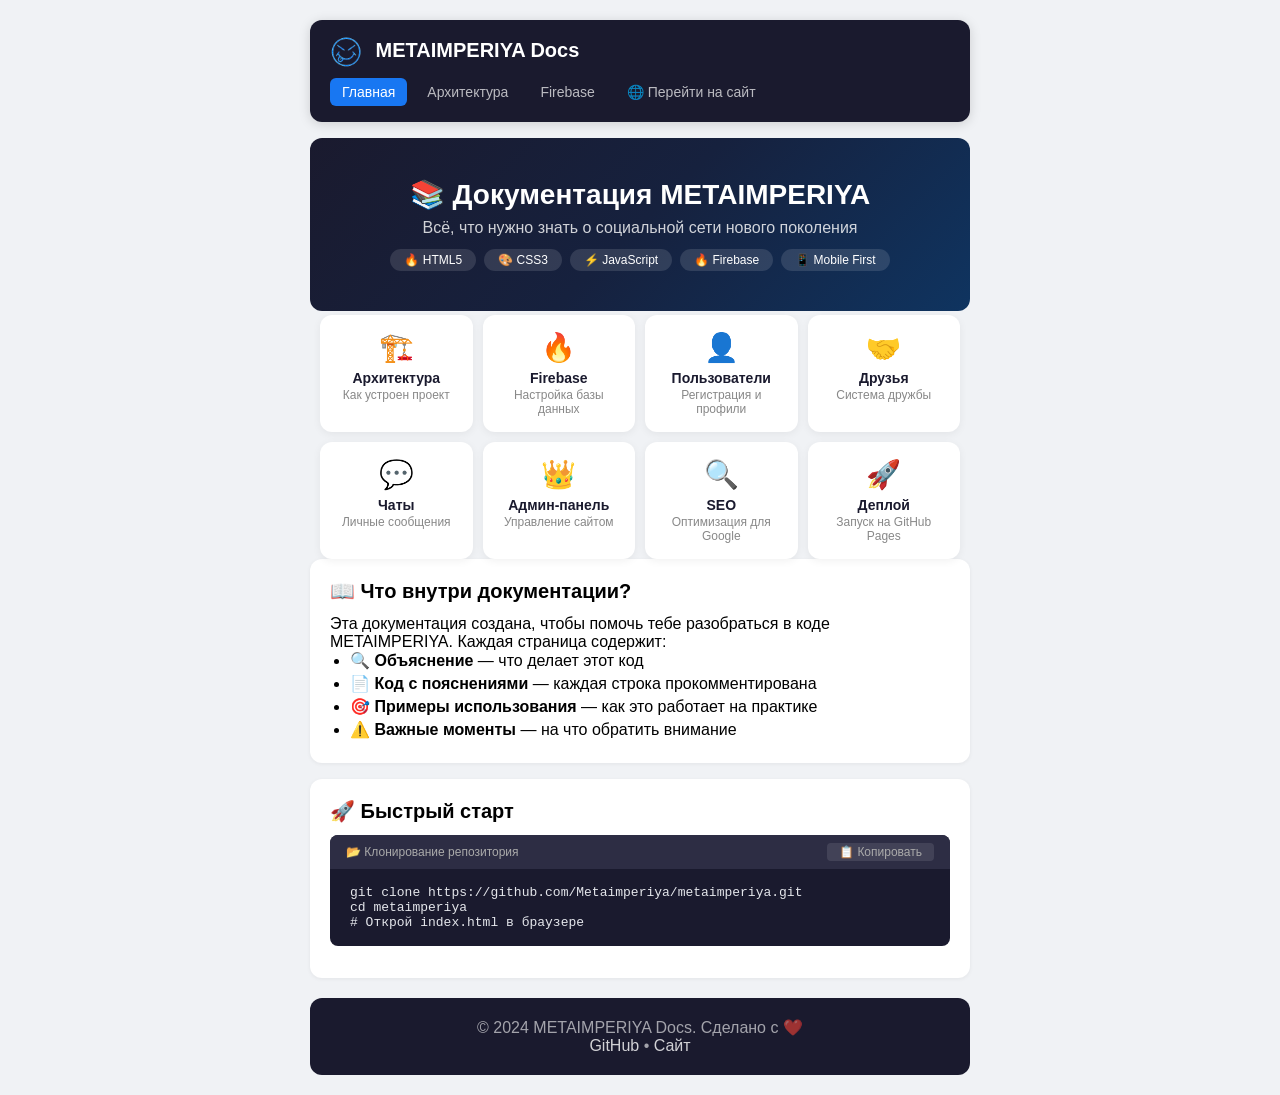
<file: index.html>
<!DOCTYPE html>
<html lang="ru">
<head>
    <meta charset="UTF-8">
    <meta name="viewport" content="width=device-width, initial-scale=1.0">
    <title>METAIMPERIYA — Социальная сеть нового поколения</title>

    <!-- ===== GOOGLE VERIFICATION ===== -->
    <meta name="google-site-verification" content="VkhZWBvaFjNwxfvUTTyrDf7nKxO9D2ZoImdG7rwEWSo" />

    <!-- ===== SEO ===== -->
    <meta name="description" content="METAIMPERIYA — социальная сеть с друзьями, чатами, группами и админ-панелью. Реальное время, Firebase, современный дизайн. Присоединяйся!">
    <meta name="keywords" content="социальная сеть, друзья, чаты, группы, уведомления, Firebase, реальное время, социальная платформа, общение, сообщества">

    <!-- ===== FAVICON ===== -->
    <link rel="icon" href="https://metaimperiya.github.io/metaimperiya-docs/assets/icons/metaimperiya.ico" type="image/x-icon">
    <link rel="icon" type="image/png" sizes="16x16" href="https://metaimperiya.github.io/metaimperiya-docs/assets/icons/metaimperiya-16x16.png">
    <link rel="icon" type="image/png" sizes="32x32" href="https://metaimperiya.github.io/metaimperiya-docs/assets/icons/metaimperiya-32x32.png">
    <link rel="apple-touch-icon" sizes="192x192" href="https://metaimperiya.github.io/metaimperiya-docs/assets/icons/metaimperiya-192x192.png">
    <link rel="apple-touch-icon" sizes="512x512" href="https://metaimperiya.github.io/metaimperiya-docs/assets/icons/metaimperiya-512x512.png">
    <link rel="manifest" href="https://metaimperiya.github.io/metaimperiya-docs/assets/icons/metaimperiya-site.webmanifest">

    <!-- ===== SOCIAL PREVIEW ===== -->
    <meta property="og:title" content="METAIMPERIYA — Социальная сеть нового поколения">
    <meta property="og:description" content="Друзья, чаты, группы, уведомления. Всё в реальном времени. Современный дизайн и полный контроль.">
    <meta property="og:image" content="https://metaimperiya.github.io/metaimperiya-docs/assets/images/metaimperiya-preview.png">
    <meta property="og:url" content="https://metaimperiya.github.io/metaimperiya-docs/">
    <meta name="twitter:card" content="summary_large_image">
    <meta name="twitter:image" content="https://metaimperiya.github.io/metaimperiya-docs/assets/images/metaimperiya-preview.png">

    <!-- ===== STYLES ===== -->
    <link rel="stylesheet" href="https://metaimperiya.github.io/metaimperiya-docs/style.css">
</head>
<body>

<!-- ===== HEADER ===== -->
<header class="docs-header">
    <div class="header-inner">
        <a href="/metaimperiya-docs/" class="logo">
            <img src="https://metaimperiya.github.io/metaimperiya-docs/assets/icons/metaimperiya-icon.png" alt="METAIMPERIYA" style="height:32px; vertical-align:middle; margin-right:8px;">
            METAIMPERIYA Docs
        </a>
        <nav class="header-nav">
            <a href="/metaimperiya-docs/" class="active">Главная</a>
            <a href="/metaimperiya-docs/pages/architecture.html">Архитектура</a>
            <a href="/metaimperiya-docs/pages/firebase-setup.html">Firebase</a>
            <a href="https://metaimperiya.com" target="_blank">🌐 Перейти на сайт</a>
        </nav>
    </div>
</header>

<!-- ===== HERO ===== -->
<section class="hero">
    <h1>📚 Документация METAIMPERIYA</h1>
    <p>Всё, что нужно знать о социальной сети нового поколения</p>
    <div class="hero-badges">
        <span class="badge">🔥 HTML5</span>
        <span class="badge">🎨 CSS3</span>
        <span class="badge">⚡ JavaScript</span>
        <span class="badge">🔥 Firebase</span>
        <span class="badge">📱 Mobile First</span>
    </div>
</section>

<!-- ===== QUICK NAV ===== -->
<section class="quick-nav">
    <div class="nav-grid">
        <a href="/metaimperiya-docs/pages/architecture.html" class="nav-card">
            <div class="icon">🏗️</div>
            <h3>Архитектура</h3>
            <p>Как устроен проект</p>
        </a>
        <a href="/metaimperiya-docs/pages/firebase-setup.html" class="nav-card">
            <div class="icon">🔥</div>
            <h3>Firebase</h3>
            <p>Настройка базы данных</p>
        </a>
        <a href="/metaimperiya-docs/pages/user-system.html" class="nav-card">
            <div class="icon">👤</div>
            <h3>Пользователи</h3>
            <p>Регистрация и профили</p>
        </a>
        <a href="/metaimperiya-docs/pages/friends-system.html" class="nav-card">
            <div class="icon">🤝</div>
            <h3>Друзья</h3>
            <p>Система дружбы</p>
        </a>
        <a href="/metaimperiya-docs/pages/chat-system.html" class="nav-card">
            <div class="icon">💬</div>
            <h3>Чаты</h3>
            <p>Личные сообщения</p>
        </a>
        <a href="/metaimperiya-docs/pages/admin-panel.html" class="nav-card">
            <div class="icon">👑</div>
            <h3>Админ-панель</h3>
            <p>Управление сайтом</p>
        </a>
        <a href="/metaimperiya-docs/pages/seo-optimization.html" class="nav-card">
            <div class="icon">🔍</div>
            <h3>SEO</h3>
            <p>Оптимизация для Google</p>
        </a>
        <a href="/metaimperiya-docs/pages/deployment.html" class="nav-card">
            <div class="icon">🚀</div>
            <h3>Деплой</h3>
            <p>Запуск на GitHub Pages</p>
        </a>
    </div>
</section>

<!-- ===== CONTENT OVERVIEW ===== -->
<section class="content-overview">
    <div class="card">
        <h2>📖 Что внутри документации?</h2>
        <p>Эта документация создана, чтобы помочь тебе разобраться в коде METAIMPERIYA. Каждая страница содержит:</p>
        <ul>
            <li><strong>🔍 Объяснение</strong> — что делает этот код</li>
            <li><strong>📄 Код с пояснениями</strong> — каждая строка прокомментирована</li>
            <li><strong>🎯 Примеры использования</strong> — как это работает на практике</li>
            <li><strong>⚠️ Важные моменты</strong> — на что обратить внимание</li>
        </ul>
    </div>

    <div class="card">
        <h2>🚀 Быстрый старт</h2>
        <div class="code-block">
            <div class="code-header">
                <span class="code-title">📂 Клонирование репозитория</span>
                <button class="copy-btn" onclick="copyCode(this)">📋 Копировать</button>
            </div>
            <pre><code>git clone https://github.com/Metaimperiya/metaimperiya.git
cd metaimperiya
# Открой index.html в браузере</code></pre>
        </div>
    </div>
</section>

<!-- ===== FOOTER ===== -->
<footer class="docs-footer">
    <p>© 2024 METAIMPERIYA Docs. Сделано с ❤️</p>
    <p>
        <a href="https://github.com/Metaimperiya" target="_blank">GitHub</a> •
        <a href="https://metaimperiya.com" target="_blank">Сайт</a>
    </p>
</footer>

<script src="script.js"></script>
</body>
</html>
</file>
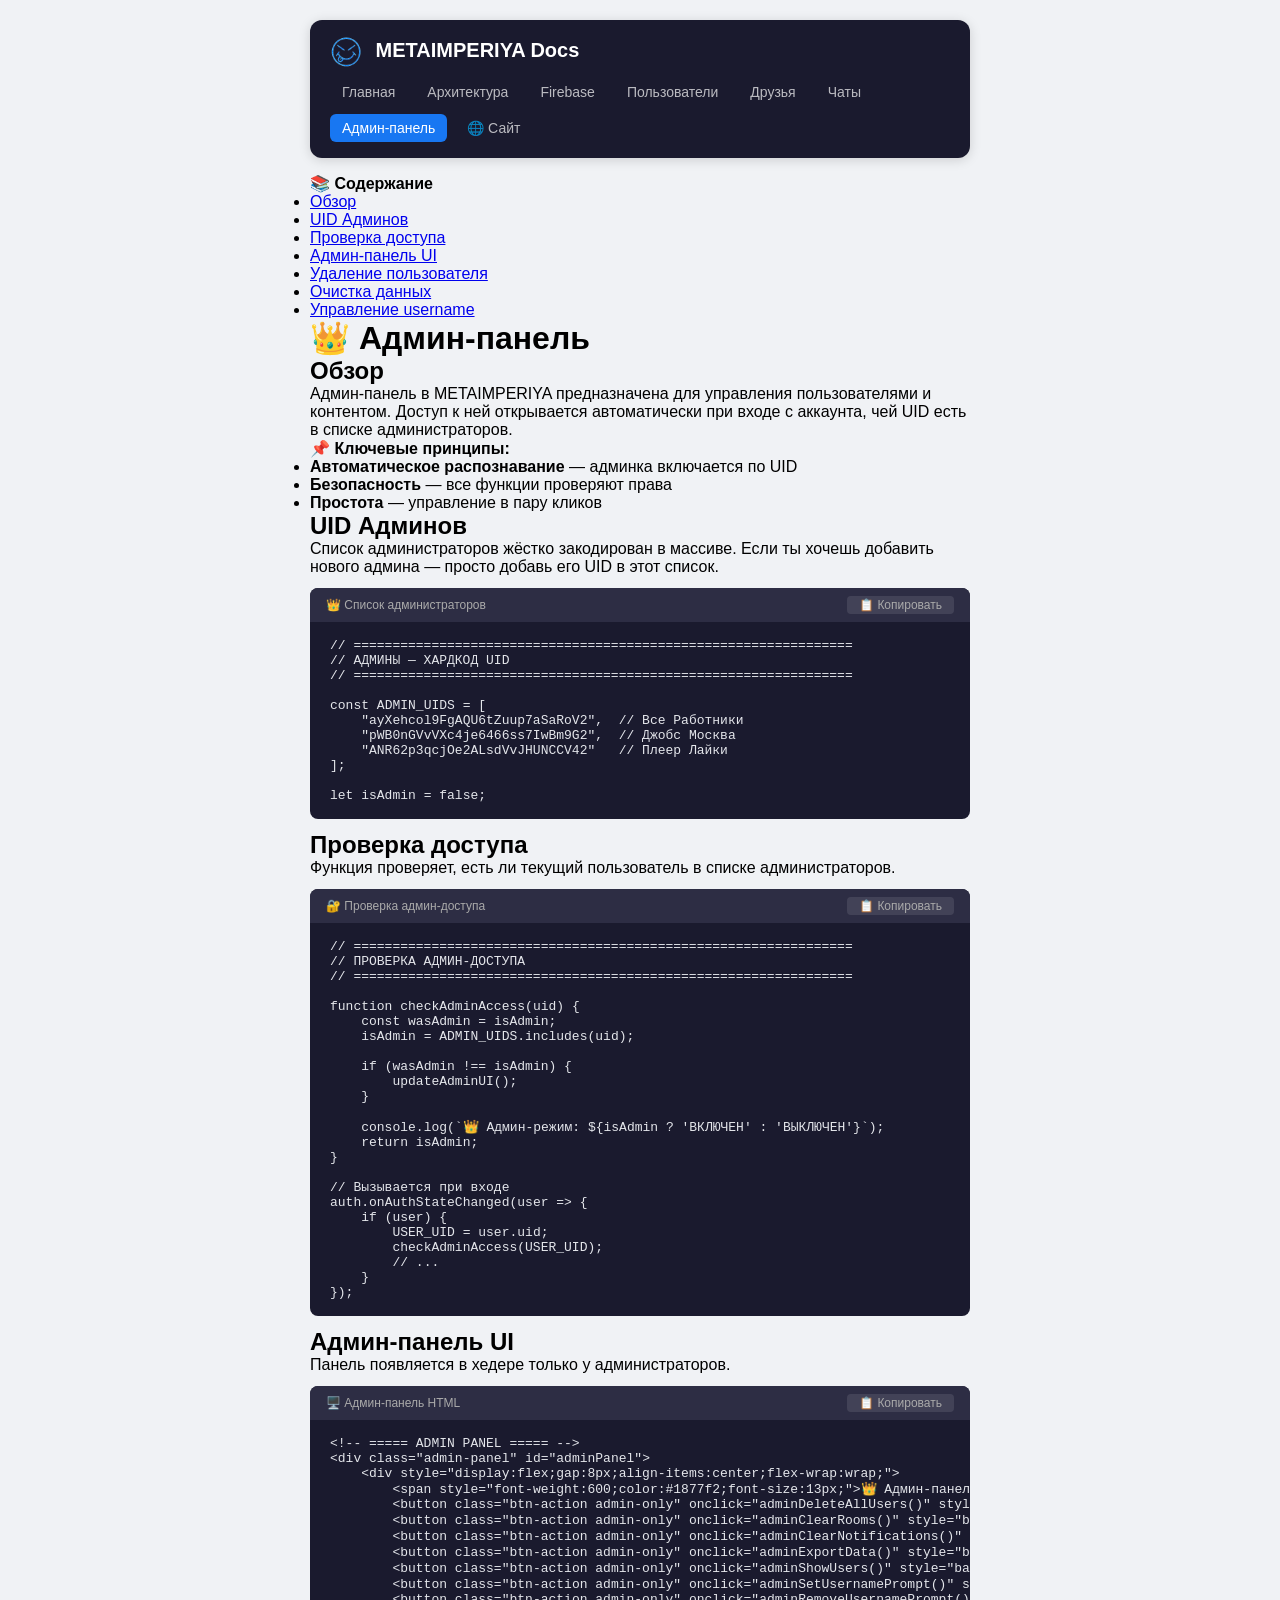
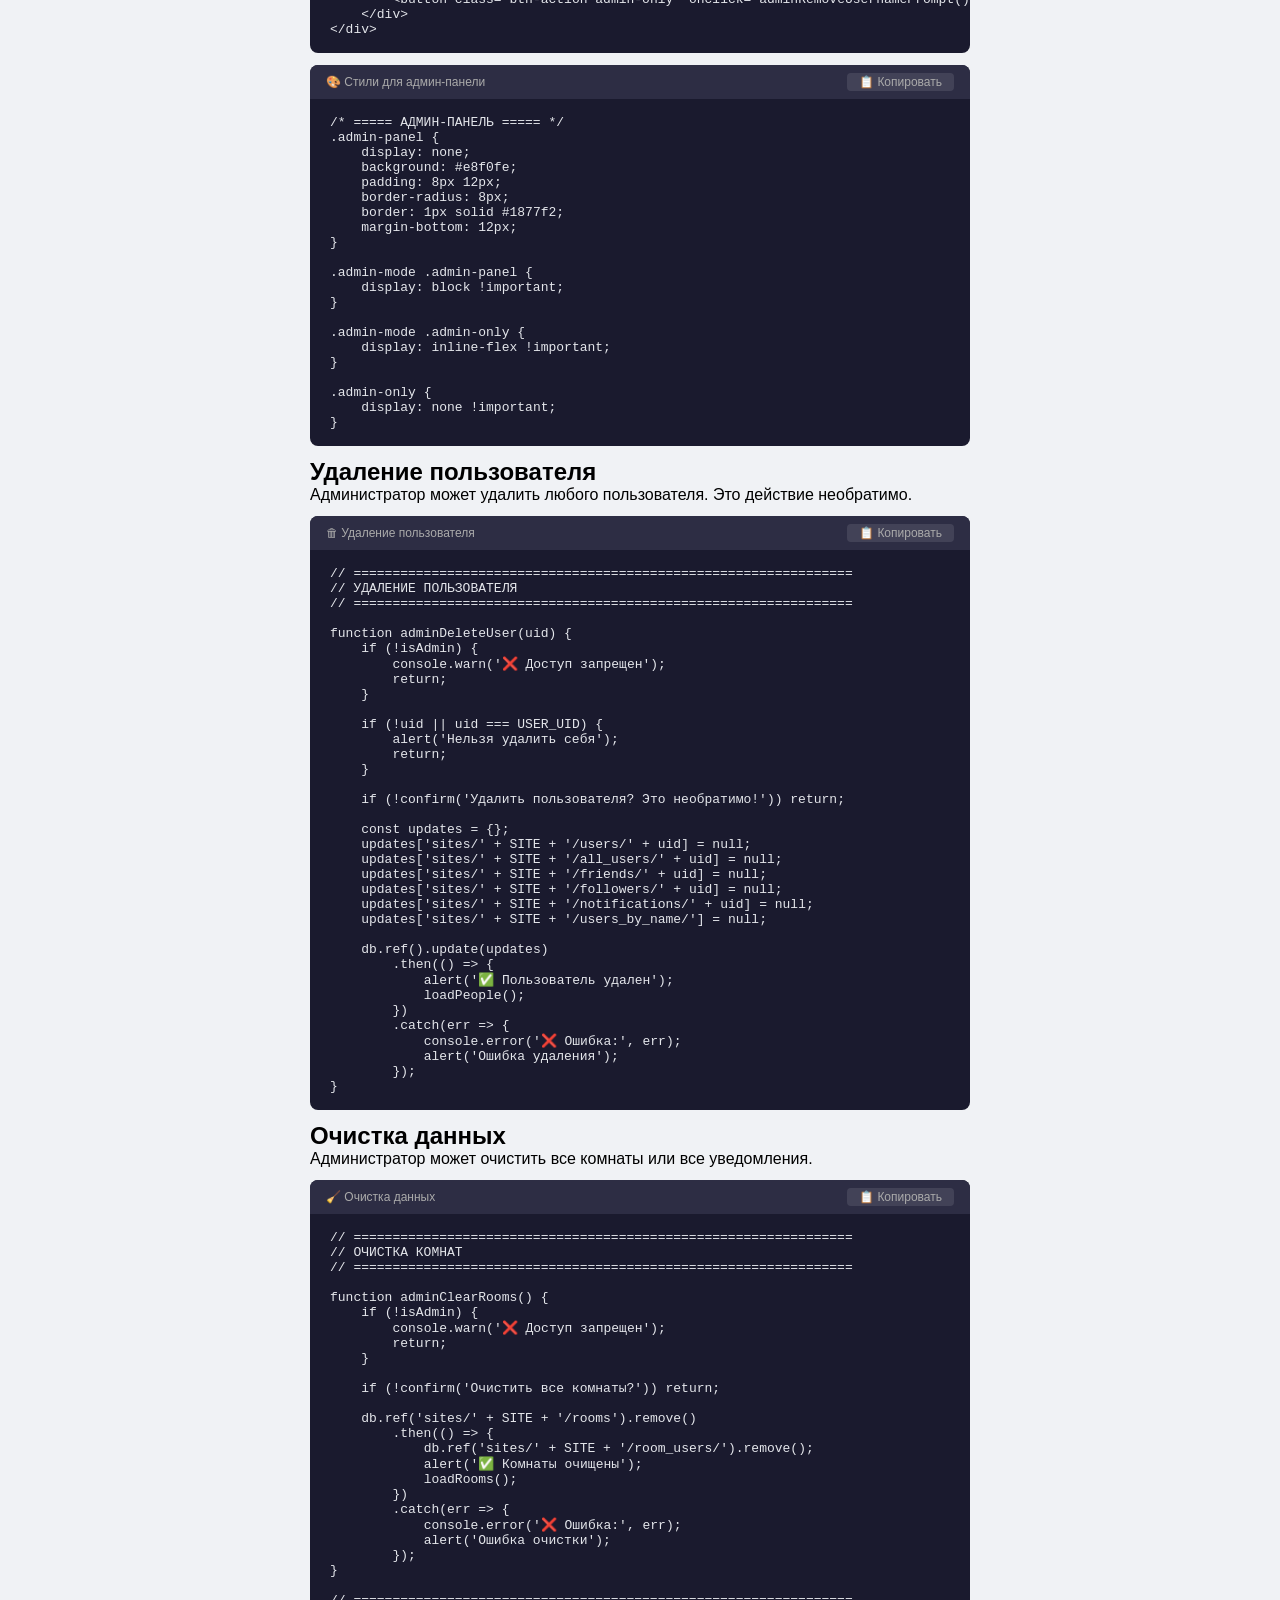
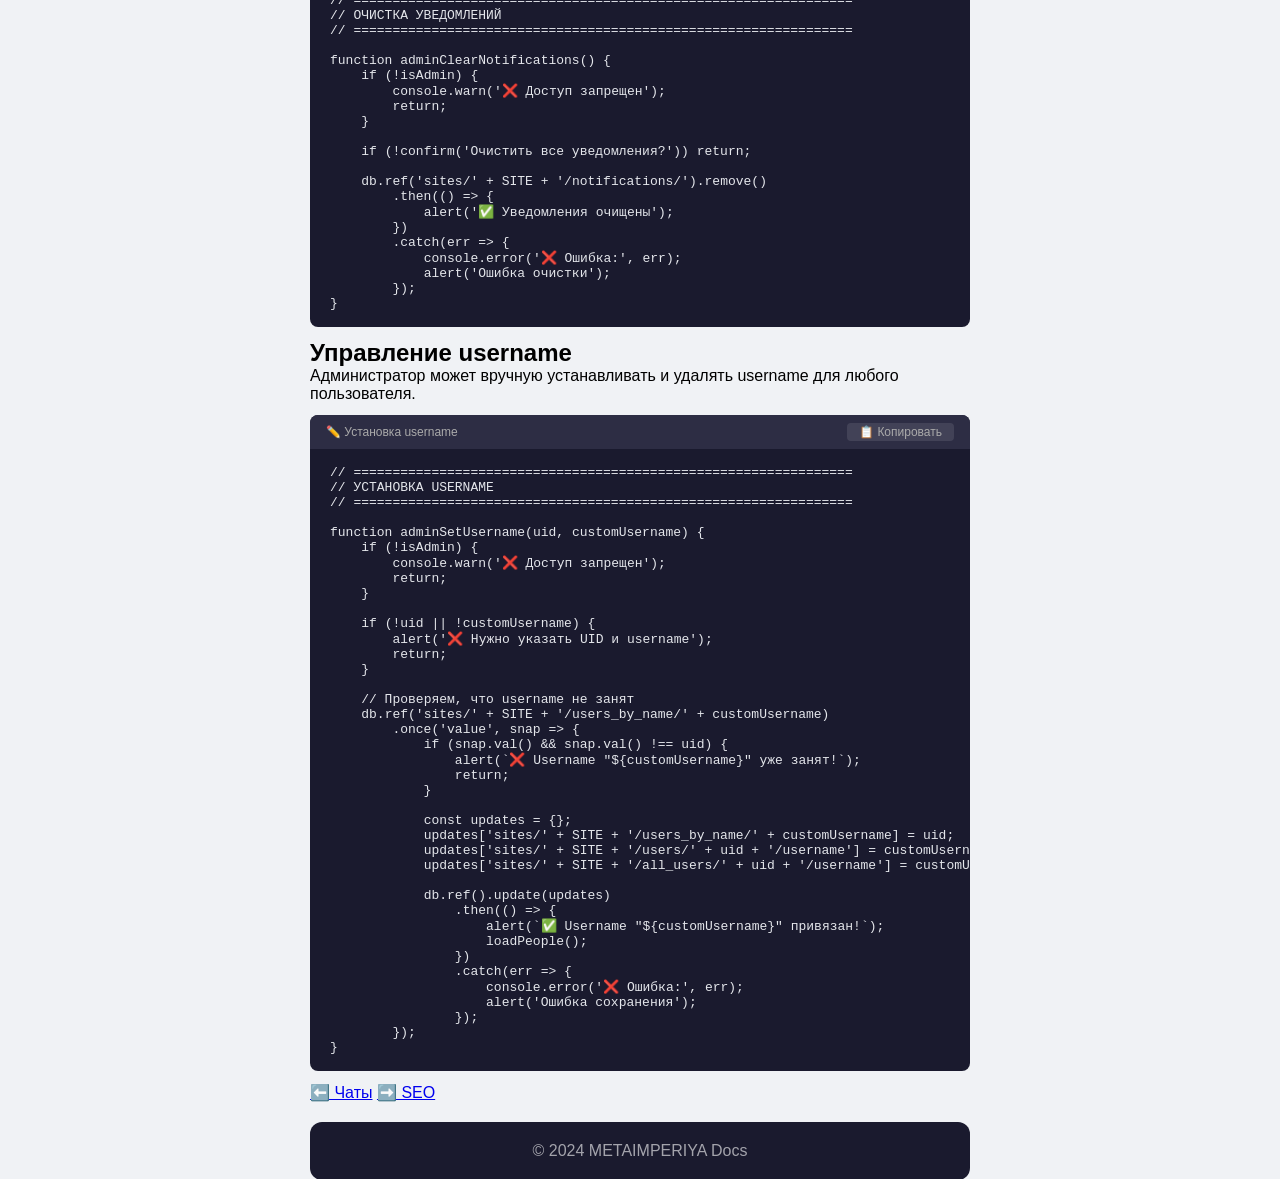
<file: pages/admin-panel.html>
<!DOCTYPE html>
<html lang="ru">
<head>
    <meta charset="UTF-8">
    <meta name="viewport" content="width=device-width, initial-scale=1.0">
    <title>Админ-панель METAIMPERIYA — Управляй всем</title>
    
    <!-- ===== SEO ===== -->
    <meta name="description" content="Админ-панель METAIMPERIYA: управление пользователями, очистка данных, экспорт. Всё под рукой для полного контроля над соцсетью.">
    <meta name="keywords" content="админ-панель, управление пользователями, очистка данных, экспорт, администратор, METAIMPERIYA">

    <link rel="stylesheet" href="../style.css">
</head>
<body>

<header class="docs-header">
    <div class="header-inner">
        <a href="/metaimperiya-docs/" class="logo">
            <img src="https://metaimperiya.github.io/metaimperiya-docs/assets/icons/metaimperiya-icon.png" alt="METAIMPERIYA" style="height:32px; vertical-align:middle; margin-right:8px;">
            METAIMPERIYA Docs
        </a>
        <nav class="header-nav">
            <a href="/metaimperiya-docs/">Главная</a>
            <a href="/metaimperiya-docs/pages/architecture.html">Архитектура</a>
            <a href="/metaimperiya-docs/pages/firebase-setup.html">Firebase</a>
            <a href="/metaimperiya-docs/pages/user-system.html">Пользователи</a>
            <a href="/metaimperiya-docs/pages/friends-system.html">Друзья</a>
            <a href="/metaimperiya-docs/pages/chat-system.html">Чаты</a>
            <a href="/metaimperiya-docs/pages/admin-panel.html" class="active">Админ-панель</a>
            <a href="https://metaimperiya.com" target="_blank">🌐 Сайт</a>
        </nav>
    </div>
</header>

<main class="docs-container">
    <aside class="sidebar">
        <h4>📚 Содержание</h4>
        <ul>
            <li><a href="#overview">Обзор</a></li>
            <li><a href="#admin-uids">UID Админов</a></li>
            <li><a href="#check-access">Проверка доступа</a></li>
            <li><a href="#admin-panel-ui">Админ-панель UI</a></li>
            <li><a href="#delete-user">Удаление пользователя</a></li>
            <li><a href="#clear-data">Очистка данных</a></li>
            <li><a href="#username-management">Управление username</a></li>
        </ul>
    </aside>

    <div class="docs-content">
        <h1>👑 Админ-панель</h1>

        <section id="overview">
            <h2>Обзор</h2>
            <p>Админ-панель в METAIMPERIYA предназначена для управления пользователями и контентом. Доступ к ней открывается автоматически при входе с аккаунта, чей UID есть в списке администраторов.</p>

            <div class="info-box">
                <strong>📌 Ключевые принципы:</strong>
                <ul>
                    <li><strong>Автоматическое распознавание</strong> — админка включается по UID</li>
                    <li><strong>Безопасность</strong> — все функции проверяют права</li>
                    <li><strong>Простота</strong> — управление в пару кликов</li>
                </ul>
            </div>
        </section>

        <section id="admin-uids">
            <h2>UID Админов</h2>
            <p>Список администраторов жёстко закодирован в массиве. Если ты хочешь добавить нового админа — просто добавь его UID в этот список.</p>

            <div class="code-block">
                <div class="code-header">
                    <span class="code-title">👑 Список администраторов</span>
                    <button class="copy-btn" onclick="copyCode(this)">📋 Копировать</button>
                </div>
                <pre><code><span class="comment">// ================================================================
// АДМИНЫ — ХАРДКОД UID
// ================================================================</span>

<span class="keyword">const</span> <span class="variable">ADMIN_UIDS</span> = [
    <span class="string">"ayXehcol9FgAQU6tZuup7aSaRoV2"</span>,  <span class="comment">// Все Работники</span>
    <span class="string">"pWB0nGVvVXc4je6466ss7IwBm9G2"</span>,  <span class="comment">// Джобс Москва</span>
    <span class="string">"ANR62p3qcjOe2ALsdVvJHUNCCV42"</span>   <span class="comment">// Плеер Лайки</span>
];

<span class="keyword">let</span> <span class="variable">isAdmin</span> = <span class="keyword">false</span>;</code></pre>
            </div>
        </section>

        <section id="check-access">
            <h2>Проверка доступа</h2>
            <p>Функция проверяет, есть ли текущий пользователь в списке администраторов.</p>

            <div class="code-block">
                <div class="code-header">
                    <span class="code-title">🔐 Проверка админ-доступа</span>
                    <button class="copy-btn" onclick="copyCode(this)">📋 Копировать</button>
                </div>
                <pre><code><span class="comment">// ================================================================
// ПРОВЕРКА АДМИН-ДОСТУПА
// ================================================================</span>

<span class="keyword">function</span> <span class="function">checkAdminAccess</span>(<span class="variable">uid</span>) {
    <span class="keyword">const</span> <span class="variable">wasAdmin</span> = <span class="variable">isAdmin</span>;
    <span class="variable">isAdmin</span> = <span class="variable">ADMIN_UIDS</span>.<span class="function">includes</span>(<span class="variable">uid</span>);
    
    <span class="keyword">if</span> (<span class="variable">wasAdmin</span> !== <span class="variable">isAdmin</span>) {
        <span class="function">updateAdminUI</span>();
    }
    
    <span class="function">console</span>.<span class="function">log</span>(<span class="string">`👑 Админ-режим: ${isAdmin ? 'ВКЛЮЧЕН' : 'ВЫКЛЮЧЕН'}`</span>);
    <span class="keyword">return</span> <span class="variable">isAdmin</span>;
}

<span class="comment">// Вызывается при входе</span>
<span class="variable">auth</span>.<span class="function">onAuthStateChanged</span>(<span class="variable">user</span> => {
    <span class="keyword">if</span> (<span class="variable">user</span>) {
        <span class="variable">USER_UID</span> = <span class="variable">user</span>.<span class="variable">uid</span>;
        <span class="function">checkAdminAccess</span>(<span class="variable">USER_UID</span>);
        <span class="comment">// ...</span>
    }
});</code></pre>
            </div>
        </section>

        <section id="admin-panel-ui">
            <h2>Админ-панель UI</h2>
            <p>Панель появляется в хедере только у администраторов.</p>

            <div class="code-block">
                <div class="code-header">
                    <span class="code-title">🖥️ Админ-панель HTML</span>
                    <button class="copy-btn" onclick="copyCode(this)">📋 Копировать</button>
                </div>
                <pre><code><span class="comment">&lt;!-- ===== ADMIN PANEL ===== --&gt;</span>
&lt;<span class="keyword">div</span> <span class="variable">class</span>=<span class="string">"admin-panel"</span> <span class="variable">id</span>=<span class="string">"adminPanel"</span>&gt;
    &lt;<span class="keyword">div</span> <span class="variable">style</span>=<span class="string">"display:flex;gap:8px;align-items:center;flex-wrap:wrap;"</span>&gt;
        &lt;<span class="keyword">span</span> <span class="variable">style</span>=<span class="string">"font-weight:600;color:#1877f2;font-size:13px;"</span>&gt;👑 Админ-панель&lt;/<span class="keyword">span</span>&gt;
        &lt;<span class="keyword">button</span> <span class="variable">class</span>=<span class="string">"btn-action admin-only"</span> <span class="variable">onclick</span>=<span class="string">"adminDeleteAllUsers()"</span> <span class="variable">style</span>=<span class="string">"background:#e74c3c;color:white;"</span>&gt;🗑 Удалить всех&lt;/<span class="keyword">button</span>&gt;
        &lt;<span class="keyword">button</span> <span class="variable">class</span>=<span class="string">"btn-action admin-only"</span> <span class="variable">onclick</span>=<span class="string">"adminClearRooms()"</span> <span class="variable">style</span>=<span class="string">"background:#e74c3c;color:white;"</span>&gt;🧹 Очистить комнаты&lt;/<span class="keyword">button</span>&gt;
        &lt;<span class="keyword">button</span> <span class="variable">class</span>=<span class="string">"btn-action admin-only"</span> <span class="variable">onclick</span>=<span class="string">"adminClearNotifications()"</span> <span class="variable">style</span>=<span class="string">"background:#e74c3c;color:white;"</span>&gt;🔔 Очистить уведомления&lt;/<span class="keyword">button</span>&gt;
        &lt;<span class="keyword">button</span> <span class="variable">class</span>=<span class="string">"btn-action admin-only"</span> <span class="variable">onclick</span>=<span class="string">"adminExportData()"</span> <span class="variable">style</span>=<span class="string">"background:#27ae60;color:white;"</span>&gt;📤 Экспорт&lt;/<span class="keyword">button</span>&gt;
        &lt;<span class="keyword">button</span> <span class="variable">class</span>=<span class="string">"btn-action admin-only"</span> <span class="variable">onclick</span>=<span class="string">"adminShowUsers()"</span> <span class="variable">style</span>=<span class="string">"background:#8e44ad;color:white;"</span>&gt;👥 Список пользователей&lt;/<span class="keyword">button</span>&gt;
        &lt;<span class="keyword">button</span> <span class="variable">class</span>=<span class="string">"btn-action admin-only"</span> <span class="variable">onclick</span>=<span class="string">"adminSetUsernamePrompt()"</span> <span class="variable">style</span>=<span class="string">"background:#2980b9;color:white;"</span>&gt;✏️ Установить username&lt;/<span class="keyword">button</span>&gt;
        &lt;<span class="keyword">button</span> <span class="variable">class</span>=<span class="string">"btn-action admin-only"</span> <span class="variable">onclick</span>=<span class="string">"adminRemoveUsernamePrompt()"</span> <span class="variable">style</span>=<span class="string">"background:#e67e22;color:white;"</span>&gt;🗑 Удалить username&lt;/<span class="keyword">button</span>&gt;
    &lt;/<span class="keyword">div</span>&gt;
&lt;/<span class="keyword">div</span>&gt;</code></pre>
            </div>

            <div class="code-block">
                <div class="code-header">
                    <span class="code-title">🎨 Стили для админ-панели</span>
                    <button class="copy-btn" onclick="copyCode(this)">📋 Копировать</button>
                </div>
                <pre><code><span class="comment">/* ===== АДМИН-ПАНЕЛЬ ===== */</span>
<span class="variable">.admin-panel</span> {
    <span class="variable">display</span>: <span class="keyword">none</span>;
    <span class="variable">background</span>: <span class="string">#e8f0fe</span>;
    <span class="variable">padding</span>: <span class="number">8px</span> <span class="number">12px</span>;
    <span class="variable">border-radius</span>: <span class="number">8px</span>;
    <span class="variable">border</span>: <span class="number">1px</span> <span class="keyword">solid</span> <span class="string">#1877f2</span>;
    <span class="variable">margin-bottom</span>: <span class="number">12px</span>;
}

<span class="variable">.admin-mode</span> <span class="variable">.admin-panel</span> {
    <span class="variable">display</span>: <span class="keyword">block</span> <span class="variable">!important</span>;
}

<span class="variable">.admin-mode</span> <span class="variable">.admin-only</span> {
    <span class="variable">display</span>: <span class="keyword">inline-flex</span> <span class="variable">!important</span>;
}

<span class="variable">.admin-only</span> {
    <span class="variable">display</span>: <span class="keyword">none</span> <span class="variable">!important</span>;
}</code></pre>
            </div>
        </section>

        <section id="delete-user">
            <h2>Удаление пользователя</h2>
            <p>Администратор может удалить любого пользователя. Это действие необратимо.</p>

            <div class="code-block">
                <div class="code-header">
                    <span class="code-title">🗑 Удаление пользователя</span>
                    <button class="copy-btn" onclick="copyCode(this)">📋 Копировать</button>
                </div>
                <pre><code><span class="comment">// ================================================================
// УДАЛЕНИЕ ПОЛЬЗОВАТЕЛЯ
// ================================================================</span>

<span class="keyword">function</span> <span class="function">adminDeleteUser</span>(<span class="variable">uid</span>) {
    <span class="keyword">if</span> (!<span class="variable">isAdmin</span>) {
        <span class="function">console</span>.<span class="function">warn</span>(<span class="string">'❌ Доступ запрещен'</span>);
        <span class="keyword">return</span>;
    }
    
    <span class="keyword">if</span> (!<span class="variable">uid</span> || <span class="variable">uid</span> === <span class="variable">USER_UID</span>) {
        <span class="function">alert</span>(<span class="string">'Нельзя удалить себя'</span>);
        <span class="keyword">return</span>;
    }
    
    <span class="keyword">if</span> (!<span class="function">confirm</span>(<span class="string">'Удалить пользователя? Это необратимо!'</span>)) <span class="keyword">return</span>;
    
    <span class="keyword">const</span> <span class="variable">updates</span> = {};
    <span class="variable">updates</span>[<span class="string">'sites/'</span> + <span class="variable">SITE</span> + <span class="string">'/users/'</span> + <span class="variable">uid</span>] = <span class="keyword">null</span>;
    <span class="variable">updates</span>[<span class="string">'sites/'</span> + <span class="variable">SITE</span> + <span class="string">'/all_users/'</span> + <span class="variable">uid</span>] = <span class="keyword">null</span>;
    <span class="variable">updates</span>[<span class="string">'sites/'</span> + <span class="variable">SITE</span> + <span class="string">'/friends/'</span> + <span class="variable">uid</span>] = <span class="keyword">null</span>;
    <span class="variable">updates</span>[<span class="string">'sites/'</span> + <span class="variable">SITE</span> + <span class="string">'/followers/'</span> + <span class="variable">uid</span>] = <span class="keyword">null</span>;
    <span class="variable">updates</span>[<span class="string">'sites/'</span> + <span class="variable">SITE</span> + <span class="string">'/notifications/'</span> + <span class="variable">uid</span>] = <span class="keyword">null</span>;
    <span class="variable">updates</span>[<span class="string">'sites/'</span> + <span class="variable">SITE</span> + <span class="string">'/users_by_name/'</span>] = <span class="keyword">null</span>;
    
    <span class="variable">db</span>.<span class="function">ref</span>().<span class="function">update</span>(<span class="variable">updates</span>)
        .<span class="function">then</span>(() => {
            <span class="function">alert</span>(<span class="string">'✅ Пользователь удален'</span>);
            <span class="function">loadPeople</span>();
        })
        .<span class="function">catch</span>(<span class="variable">err</span> => {
            <span class="function">console</span>.<span class="function">error</span>(<span class="string">'❌ Ошибка:'</span>, <span class="variable">err</span>);
            <span class="function">alert</span>(<span class="string">'Ошибка удаления'</span>);
        });
}</code></pre>
            </div>
        </section>

        <section id="clear-data">
            <h2>Очистка данных</h2>
            <p>Администратор может очистить все комнаты или все уведомления.</p>

            <div class="code-block">
                <div class="code-header">
                    <span class="code-title">🧹 Очистка данных</span>
                    <button class="copy-btn" onclick="copyCode(this)">📋 Копировать</button>
                </div>
                <pre><code><span class="comment">// ================================================================
// ОЧИСТКА КОМНАТ
// ================================================================</span>

<span class="keyword">function</span> <span class="function">adminClearRooms</span>() {
    <span class="keyword">if</span> (!<span class="variable">isAdmin</span>) {
        <span class="function">console</span>.<span class="function">warn</span>(<span class="string">'❌ Доступ запрещен'</span>);
        <span class="keyword">return</span>;
    }
    
    <span class="keyword">if</span> (!<span class="function">confirm</span>(<span class="string">'Очистить все комнаты?'</span>)) <span class="keyword">return</span>;
    
    <span class="variable">db</span>.<span class="function">ref</span>(<span class="string">'sites/'</span> + <span class="variable">SITE</span> + <span class="string">'/rooms'</span>).<span class="function">remove</span>()
        .<span class="function">then</span>(() => {
            <span class="variable">db</span>.<span class="function">ref</span>(<span class="string">'sites/'</span> + <span class="variable">SITE</span> + <span class="string">'/room_users/'</span>).<span class="function">remove</span>();
            <span class="function">alert</span>(<span class="string">'✅ Комнаты очищены'</span>);
            <span class="function">loadRooms</span>();
        })
        .<span class="function">catch</span>(<span class="variable">err</span> => {
            <span class="function">console</span>.<span class="function">error</span>(<span class="string">'❌ Ошибка:'</span>, <span class="variable">err</span>);
            <span class="function">alert</span>(<span class="string">'Ошибка очистки'</span>);
        });
}

<span class="comment">// ================================================================
// ОЧИСТКА УВЕДОМЛЕНИЙ
// ================================================================</span>

<span class="keyword">function</span> <span class="function">adminClearNotifications</span>() {
    <span class="keyword">if</span> (!<span class="variable">isAdmin</span>) {
        <span class="function">console</span>.<span class="function">warn</span>(<span class="string">'❌ Доступ запрещен'</span>);
        <span class="keyword">return</span>;
    }
    
    <span class="keyword">if</span> (!<span class="function">confirm</span>(<span class="string">'Очистить все уведомления?'</span>)) <span class="keyword">return</span>;
    
    <span class="variable">db</span>.<span class="function">ref</span>(<span class="string">'sites/'</span> + <span class="variable">SITE</span> + <span class="string">'/notifications/'</span>).<span class="function">remove</span>()
        .<span class="function">then</span>(() => {
            <span class="function">alert</span>(<span class="string">'✅ Уведомления очищены'</span>);
        })
        .<span class="function">catch</span>(<span class="variable">err</span> => {
            <span class="function">console</span>.<span class="function">error</span>(<span class="string">'❌ Ошибка:'</span>, <span class="variable">err</span>);
            <span class="function">alert</span>(<span class="string">'Ошибка очистки'</span>);
        });
}</code></pre>
            </div>
        </section>

        <section id="username-management">
            <h2>Управление username</h2>
            <p>Администратор может вручную устанавливать и удалять username для любого пользователя.</p>

            <div class="code-block">
                <div class="code-header">
                    <span class="code-title">✏️ Установка username</span>
                    <button class="copy-btn" onclick="copyCode(this)">📋 Копировать</button>
                </div>
                <pre><code><span class="comment">// ================================================================
// УСТАНОВКА USERNAME
// ================================================================</span>

<span class="keyword">function</span> <span class="function">adminSetUsername</span>(<span class="variable">uid</span>, <span class="variable">customUsername</span>) {
    <span class="keyword">if</span> (!<span class="variable">isAdmin</span>) {
        <span class="function">console</span>.<span class="function">warn</span>(<span class="string">'❌ Доступ запрещен'</span>);
        <span class="keyword">return</span>;
    }
    
    <span class="keyword">if</span> (!<span class="variable">uid</span> || !<span class="variable">customUsername</span>) {
        <span class="function">alert</span>(<span class="string">'❌ Нужно указать UID и username'</span>);
        <span class="keyword">return</span>;
    }
    
    <span class="comment">// Проверяем, что username не занят</span>
    <span class="variable">db</span>.<span class="function">ref</span>(<span class="string">'sites/'</span> + <span class="variable">SITE</span> + <span class="string">'/users_by_name/'</span> + <span class="variable">customUsername</span>)
        .<span class="function">once</span>(<span class="string">'value'</span>, <span class="variable">snap</span> => {
            <span class="keyword">if</span> (<span class="variable">snap</span>.<span class="function">val</span>() && <span class="variable">snap</span>.<span class="function">val</span>() !== <span class="variable">uid</span>) {
                <span class="function">alert</span>(<span class="string">`❌ Username "${customUsername}" уже занят!`</span>);
                <span class="keyword">return</span>;
            }
            
            <span class="keyword">const</span> <span class="variable">updates</span> = {};
            <span class="variable">updates</span>[<span class="string">'sites/'</span> + <span class="variable">SITE</span> + <span class="string">'/users_by_name/'</span> + <span class="variable">customUsername</span>] = <span class="variable">uid</span>;
            <span class="variable">updates</span>[<span class="string">'sites/'</span> + <span class="variable">SITE</span> + <span class="string">'/users/'</span> + <span class="variable">uid</span> + <span class="string">'/username'</span>] = <span class="variable">customUsername</span>;
            <span class="variable">updates</span>[<span class="string">'sites/'</span> + <span class="variable">SITE</span> + <span class="string">'/all_users/'</span> + <span class="variable">uid</span> + <span class="string">'/username'</span>] = <span class="variable">customUsername</span>;
            
            <span class="variable">db</span>.<span class="function">ref</span>().<span class="function">update</span>(<span class="variable">updates</span>)
                .<span class="function">then</span>(() => {
                    <span class="function">alert</span>(<span class="string">`✅ Username "${customUsername}" привязан!`</span>);
                    <span class="function">loadPeople</span>();
                })
                .<span class="function">catch</span>(<span class="variable">err</span> => {
                    <span class="function">console</span>.<span class="function">error</span>(<span class="string">'❌ Ошибка:'</span>, <span class="variable">err</span>);
                    <span class="function">alert</span>(<span class="string">'Ошибка сохранения'</span>);
                });
        });
}</code></pre>
            </div>
        </section>

        <div class="nav-links">
            <a href="/metaimperiya-docs/pages/chat-system.html" class="prev-link">⬅️ Чаты</a>
            <a href="/metaimperiya-docs/pages/seo-optimization.html" class="next-link">➡️ SEO</a>
        </div>
    </div>
</main>

<footer class="docs-footer">
    <p>© 2024 METAIMPERIYA Docs</p>
</footer>

<script src="../script.js"></script>
</body>
</html>
</file>
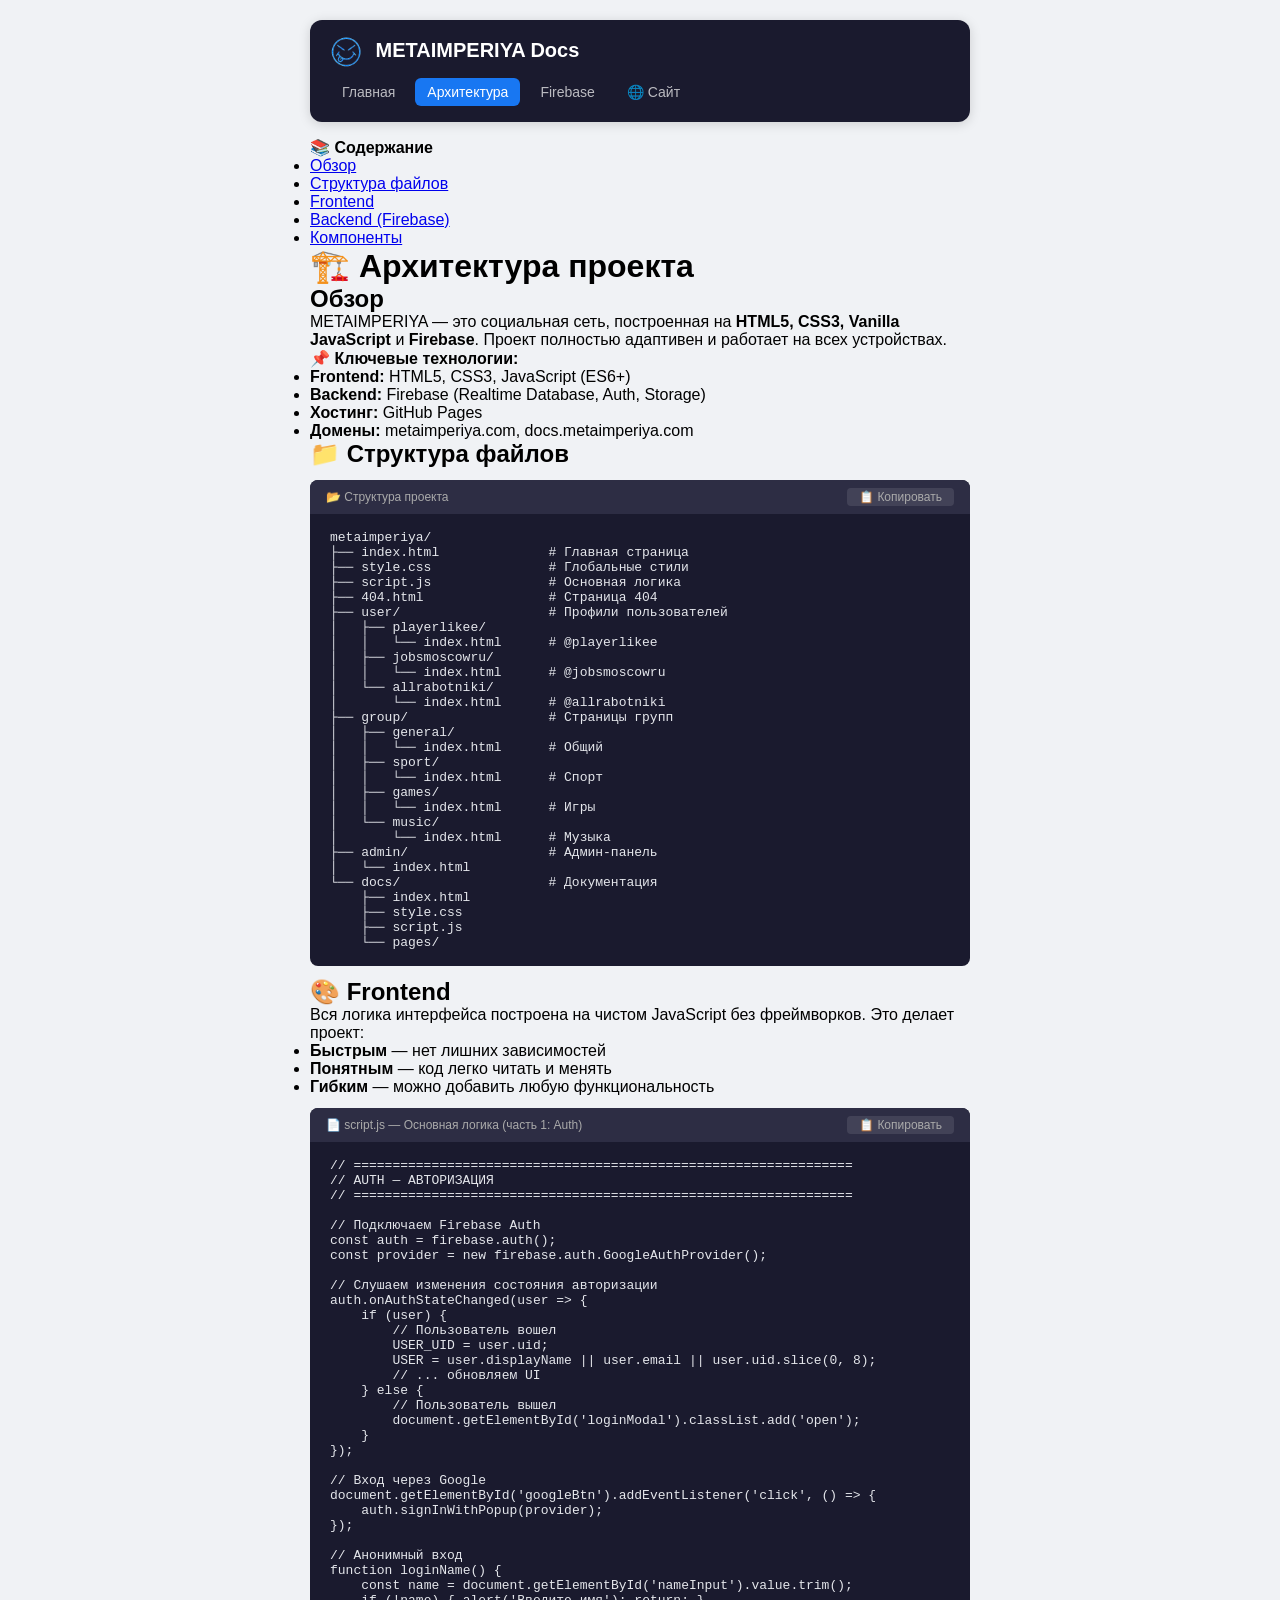
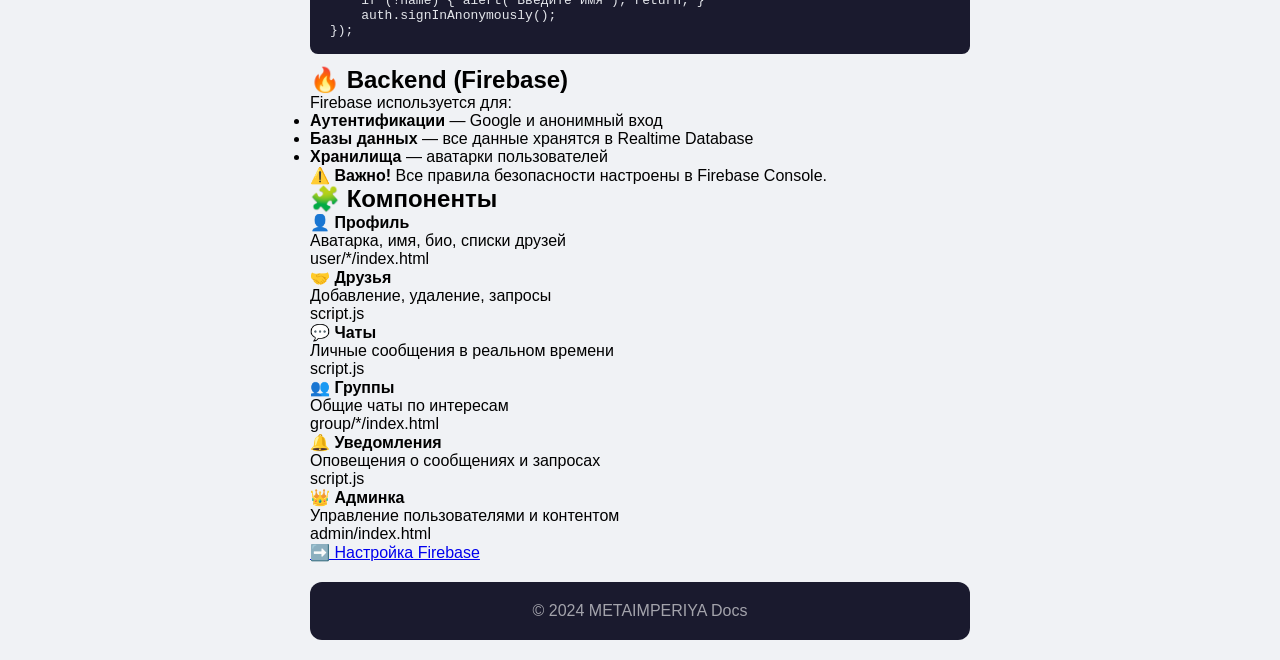
<file: pages/architecture.html>
<!DOCTYPE html>
<html lang="ru">
<head>
    <meta charset="UTF-8">
    <meta name="viewport" content="width=device-width, initial-scale=1.0">
    <title>Архитектура METAIMPERIYA — Как устроена соцсеть</title>
    
    <!-- ===== SEO ===== -->
    <meta name="description" content="Архитектура METAIMPERIYA: HTML, CSS, JavaScript, Firebase. Узнай, как работает социальная сеть изнутри — от фронтенда до базы данных.">
    <meta name="keywords" content="архитектура, социальная сеть, HTML, CSS, JavaScript, Firebase, структура, компоненты">

    <link rel="stylesheet" href="../style.css">
</head>
<body>

<header class="docs-header">
    <div class="header-inner">
        <a href="/metaimperiya-docs/" class="logo">
            <img src="https://metaimperiya.github.io/metaimperiya-docs/assets/icons/metaimperiya-icon.png" alt="METAIMPERIYA" style="height:32px; vertical-align:middle; margin-right:8px;">
            METAIMPERIYA Docs
        </a>
        <nav class="header-nav">
            <a href="/metaimperiya-docs/">Главная</a>
            <a href="/metaimperiya-docs/pages/architecture.html" class="active">Архитектура</a>
            <a href="/metaimperiya-docs/pages/firebase-setup.html">Firebase</a>
            <a href="https://metaimperiya.com" target="_blank">🌐 Сайт</a>
        </nav>
    </div>
</header>

<main class="docs-container">
    <aside class="sidebar">
        <h4>📚 Содержание</h4>
        <ul>
            <li><a href="#overview">Обзор</a></li>
            <li><a href="#structure">Структура файлов</a></li>
            <li><a href="#frontend">Frontend</a></li>
            <li><a href="#backend">Backend (Firebase)</a></li>
            <li><a href="#components">Компоненты</a></li>
        </ul>
    </aside>

    <div class="docs-content">
        <h1>🏗️ Архитектура проекта</h1>

        <section id="overview">
            <h2>Обзор</h2>
            <p>METAIMPERIYA — это социальная сеть, построенная на <strong>HTML5, CSS3, Vanilla JavaScript</strong> и <strong>Firebase</strong>. Проект полностью адаптивен и работает на всех устройствах.</p>

            <div class="info-box">
                <strong>📌 Ключевые технологии:</strong>
                <ul>
                    <li><strong>Frontend:</strong> HTML5, CSS3, JavaScript (ES6+)</li>
                    <li><strong>Backend:</strong> Firebase (Realtime Database, Auth, Storage)</li>
                    <li><strong>Хостинг:</strong> GitHub Pages</li>
                    <li><strong>Домены:</strong> metaimperiya.com, docs.metaimperiya.com</li>
                </ul>
            </div>
        </section>

        <section id="structure">
            <h2>📁 Структура файлов</h2>
            <div class="code-block">
                <div class="code-header">
                    <span class="code-title">📂 Структура проекта</span>
                    <button class="copy-btn" onclick="copyCode(this)">📋 Копировать</button>
                </div>
                <pre><code>metaimperiya/
├── index.html              # Главная страница
├── style.css               # Глобальные стили
├── script.js               # Основная логика
├── 404.html                # Страница 404
├── user/                   # Профили пользователей
│   ├── playerlikee/
│   │   └── index.html      # @playerlikee
│   ├── jobsmoscowru/
│   │   └── index.html      # @jobsmoscowru
│   └── allrabotniki/
│       └── index.html      # @allrabotniki
├── group/                  # Страницы групп
│   ├── general/
│   │   └── index.html      # Общий
│   ├── sport/
│   │   └── index.html      # Спорт
│   ├── games/
│   │   └── index.html      # Игры
│   └── music/
│       └── index.html      # Музыка
├── admin/                  # Админ-панель
│   └── index.html
└── docs/                   # Документация
    ├── index.html
    ├── style.css
    ├── script.js
    └── pages/</code></pre>
            </div>
        </section>

        <section id="frontend">
            <h2>🎨 Frontend</h2>
            <p>Вся логика интерфейса построена на чистом JavaScript без фреймворков. Это делает проект:</p>
            <ul>
                <li><strong>Быстрым</strong> — нет лишних зависимостей</li>
                <li><strong>Понятным</strong> — код легко читать и менять</li>
                <li><strong>Гибким</strong> — можно добавить любую функциональность</li>
            </ul>

            <div class="code-block">
                <div class="code-header">
                    <span class="code-title">📄 script.js — Основная логика (часть 1: Auth)</span>
                    <button class="copy-btn" onclick="copyCode(this)">📋 Копировать</button>
                </div>
                <pre><code><span class="comment">// ================================================================
// AUTH — АВТОРИЗАЦИЯ
// ================================================================</span>

<span class="comment">// Подключаем Firebase Auth</span>
<span class="keyword">const</span> <span class="variable">auth</span> = <span class="variable">firebase</span>.<span class="function">auth</span>();
<span class="keyword">const</span> <span class="variable">provider</span> = <span class="keyword">new</span> <span class="variable">firebase</span>.<span class="function">auth</span>.<span class="function">GoogleAuthProvider</span>();

<span class="comment">// Слушаем изменения состояния авторизации</span>
<span class="variable">auth</span>.<span class="function">onAuthStateChanged</span>(<span class="variable">user</span> => {
    <span class="keyword">if</span> (<span class="variable">user</span>) {
        <span class="comment">// Пользователь вошел</span>
        <span class="variable">USER_UID</span> = <span class="variable">user</span>.<span class="variable">uid</span>;
        <span class="variable">USER</span> = <span class="variable">user</span>.<span class="variable">displayName</span> || <span class="variable">user</span>.<span class="variable">email</span> || <span class="variable">user</span>.<span class="variable">uid</span>.<span class="function">slice</span>(<span class="number">0</span>, <span class="number">8</span>);
        <span class="comment">// ... обновляем UI</span>
    } <span class="keyword">else</span> {
        <span class="comment">// Пользователь вышел</span>
        <span class="variable">document</span>.<span class="function">getElementById</span>(<span class="string">'loginModal'</span>).<span class="variable">classList</span>.<span class="function">add</span>(<span class="string">'open'</span>);
    }
});

<span class="comment">// Вход через Google</span>
<span class="variable">document</span>.<span class="function">getElementById</span>(<span class="string">'googleBtn'</span>).<span class="function">addEventListener</span>(<span class="string">'click'</span>, () => {
    <span class="variable">auth</span>.<span class="function">signInWithPopup</span>(<span class="variable">provider</span>);
});

<span class="comment">// Анонимный вход</span>
<span class="keyword">function</span> <span class="function">loginName</span>() {
    <span class="keyword">const</span> <span class="variable">name</span> = <span class="variable">document</span>.<span class="function">getElementById</span>(<span class="string">'nameInput'</span>).<span class="variable">value</span>.<span class="function">trim</span>();
    <span class="keyword">if</span> (!<span class="variable">name</span>) { <span class="function">alert</span>(<span class="string">'Введите имя'</span>); <span class="keyword">return</span>; }
    <span class="variable">auth</span>.<span class="function">signInAnonymously</span>();
});</code></pre>
            </div>
        </section>

        <section id="backend">
            <h2>🔥 Backend (Firebase)</h2>
            <p>Firebase используется для:</p>
            <ul>
                <li><strong>Аутентификации</strong> — Google и анонимный вход</li>
                <li><strong>Базы данных</strong> — все данные хранятся в Realtime Database</li>
                <li><strong>Хранилища</strong> — аватарки пользователей</li>
            </ul>

            <div class="info-box warning">
                <strong>⚠️ Важно!</strong> Все правила безопасности настроены в Firebase Console.
            </div>
        </section>

        <section id="components">
            <h2>🧩 Компоненты</h2>
            <div class="component-grid">
                <div class="component-card">
                    <h4>👤 Профиль</h4>
                    <p>Аватарка, имя, био, списки друзей</p>
                    <span class="tag">user/*/index.html</span>
                </div>
                <div class="component-card">
                    <h4>🤝 Друзья</h4>
                    <p>Добавление, удаление, запросы</p>
                    <span class="tag">script.js</span>
                </div>
                <div class="component-card">
                    <h4>💬 Чаты</h4>
                    <p>Личные сообщения в реальном времени</p>
                    <span class="tag">script.js</span>
                </div>
                <div class="component-card">
                    <h4>👥 Группы</h4>
                    <p>Общие чаты по интересам</p>
                    <span class="tag">group/*/index.html</span>
                </div>
                <div class="component-card">
                    <h4>🔔 Уведомления</h4>
                    <p>Оповещения о сообщениях и запросах</p>
                    <span class="tag">script.js</span>
                </div>
                <div class="component-card">
                    <h4>👑 Админка</h4>
                    <p>Управление пользователями и контентом</p>
                    <span class="tag">admin/index.html</span>
                </div>
            </div>
        </section>

        <div class="nav-links">
            <a href="/metaimperiya-docs/pages/firebase-setup.html" class="next-link">➡️ Настройка Firebase</a>
        </div>
    </div>
</main>

<footer class="docs-footer">
    <p>© 2024 METAIMPERIYA Docs</p>
</footer>

<script src="../script.js"></script>
</body>
</html>
</file>
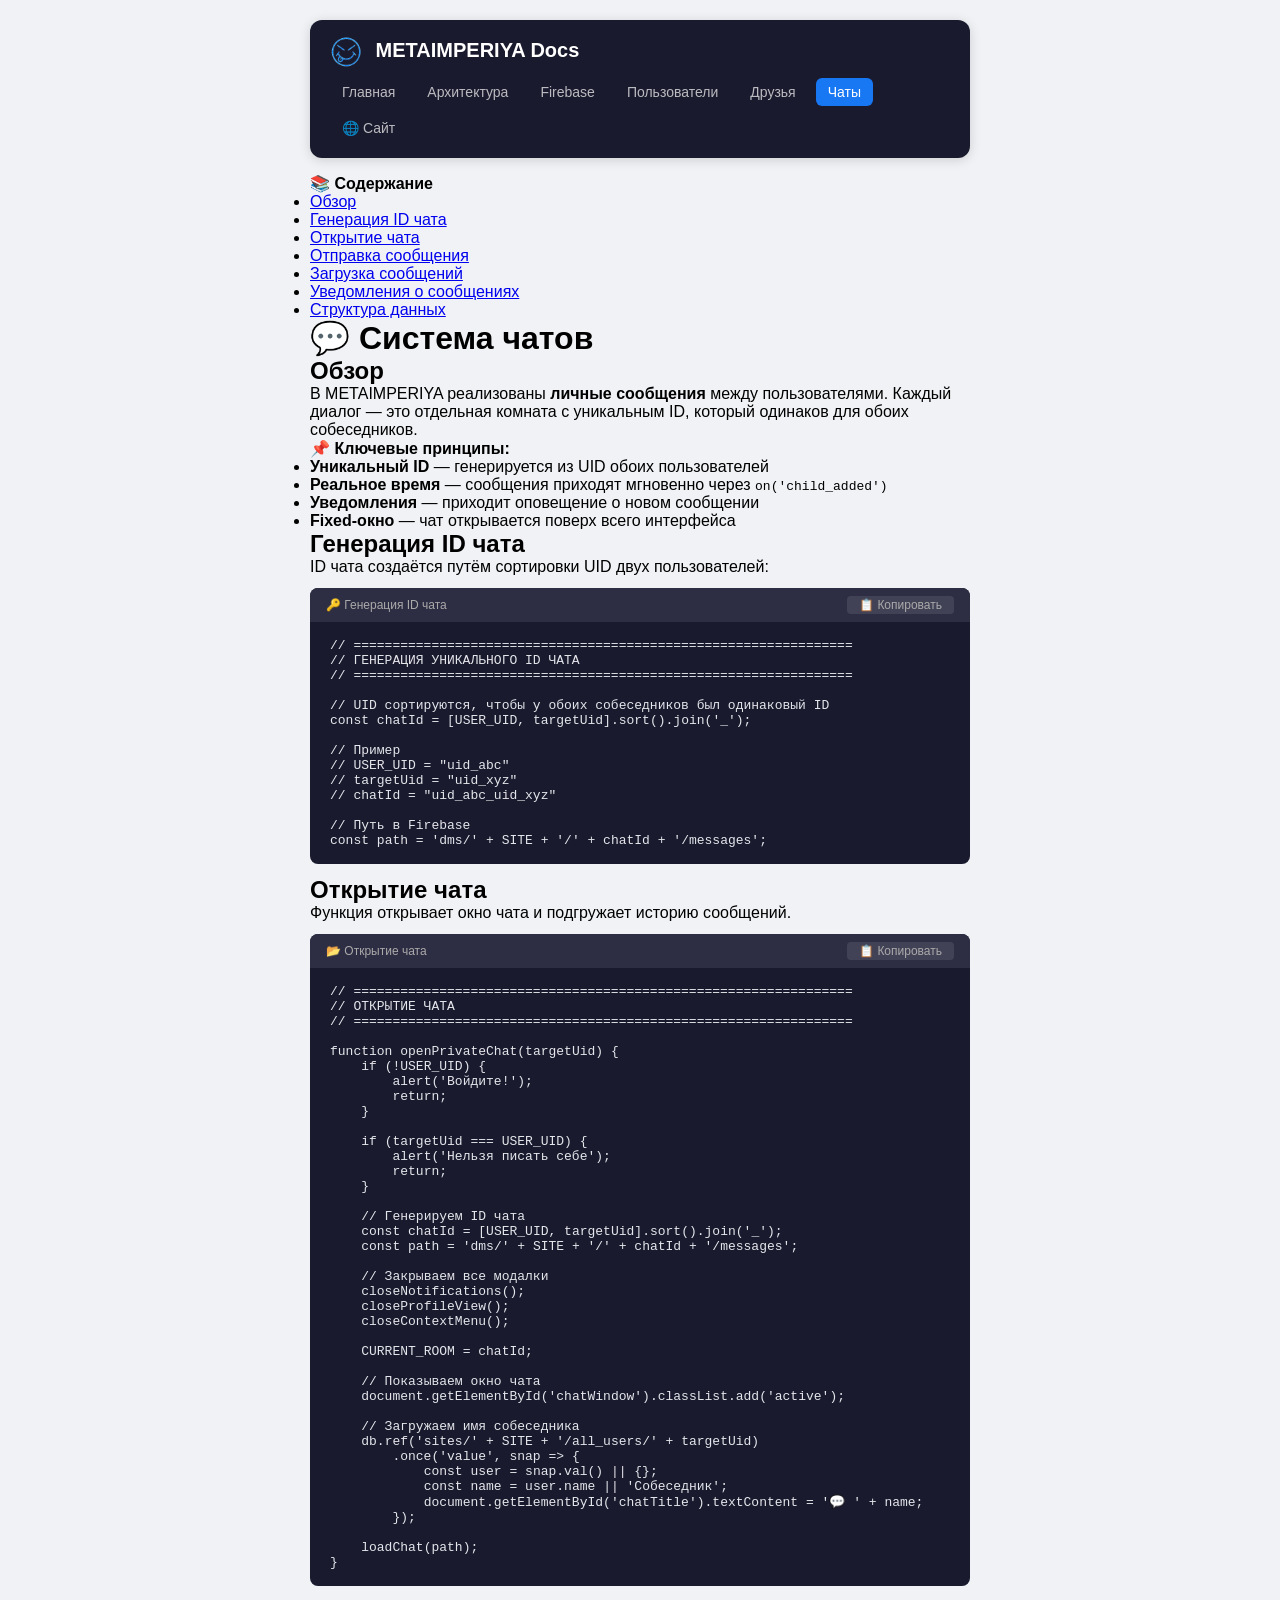
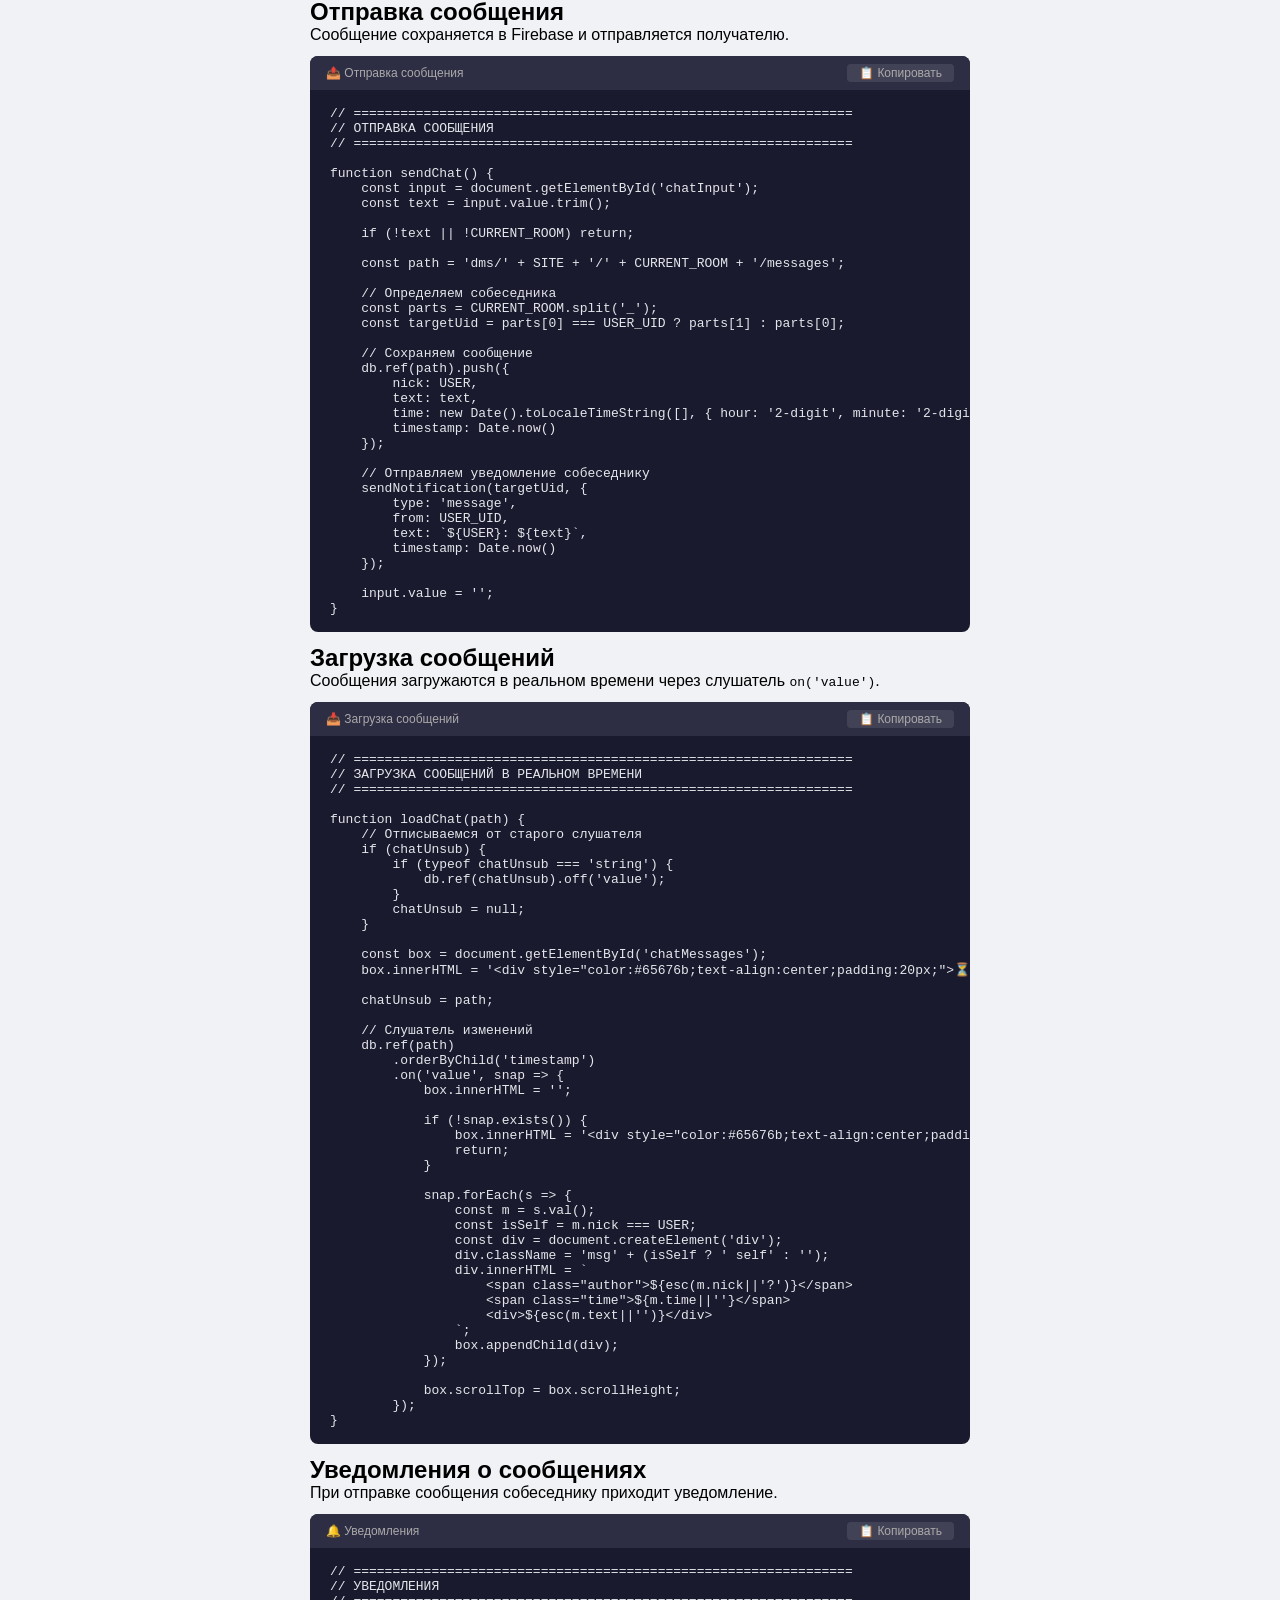
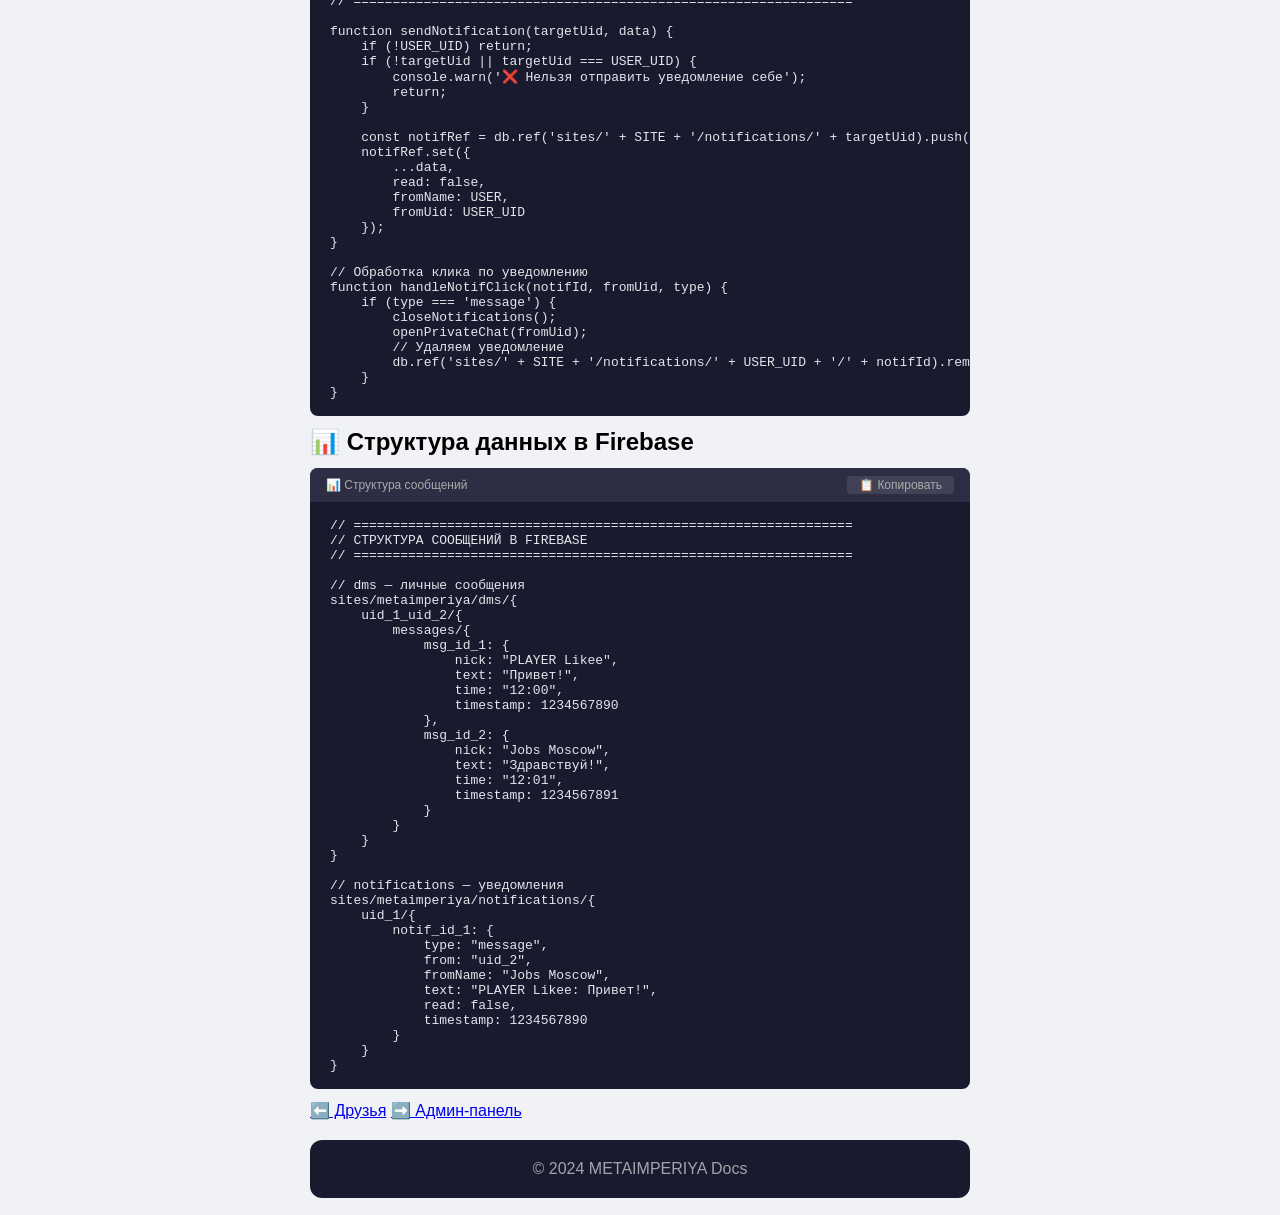
<file: pages/chat-system.html>
<!DOCTYPE html>
<html lang="ru">
<head>
    <meta charset="UTF-8">
    <meta name="viewport" content="width=device-width, initial-scale=1.0">
    <title>Чаты METAIMPERIYA — Личные сообщения в реальном времени</title>
    
    <!-- ===== SEO ===== -->
    <meta name="description" content="Чаты METAIMPERIYA: личные сообщения в реальном времени, уведомления, история переписки. Общайся с друзьями мгновенно и безопасно.">
    <meta name="keywords" content="чаты, личные сообщения, реальное время, уведомления, мессенджер, общение, METAIMPERIYA">

    <link rel="stylesheet" href="../style.css">
</head>
<body>

<header class="docs-header">
    <div class="header-inner">
        <a href="/metaimperiya-docs/" class="logo">
            <img src="https://metaimperiya.github.io/metaimperiya-docs/assets/icons/metaimperiya-icon.png" alt="METAIMPERIYA" style="height:32px; vertical-align:middle; margin-right:8px;">
            METAIMPERIYA Docs
        </a>
        <nav class="header-nav">
            <a href="/metaimperiya-docs/">Главная</a>
            <a href="/metaimperiya-docs/pages/architecture.html">Архитектура</a>
            <a href="/metaimperiya-docs/pages/firebase-setup.html">Firebase</a>
            <a href="/metaimperiya-docs/pages/user-system.html">Пользователи</a>
            <a href="/metaimperiya-docs/pages/friends-system.html">Друзья</a>
            <a href="/metaimperiya-docs/pages/chat-system.html" class="active">Чаты</a>
            <a href="https://metaimperiya.com" target="_blank">🌐 Сайт</a>
        </nav>
    </div>
</header>

<main class="docs-container">
    <aside class="sidebar">
        <h4>📚 Содержание</h4>
        <ul>
            <li><a href="#overview">Обзор</a></li>
            <li><a href="#chat-id">Генерация ID чата</a></li>
            <li><a href="#open-chat">Открытие чата</a></li>
            <li><a href="#send-message">Отправка сообщения</a></li>
            <li><a href="#load-messages">Загрузка сообщений</a></li>
            <li><a href="#notifications">Уведомления о сообщениях</a></li>
            <li><a href="#data">Структура данных</a></li>
        </ul>
    </aside>

    <div class="docs-content">
        <h1>💬 Система чатов</h1>

        <section id="overview">
            <h2>Обзор</h2>
            <p>В METAIMPERIYA реализованы <strong>личные сообщения</strong> между пользователями. Каждый диалог — это отдельная комната с уникальным ID, который одинаков для обоих собеседников.</p>

            <div class="info-box">
                <strong>📌 Ключевые принципы:</strong>
                <ul>
                    <li><strong>Уникальный ID</strong> — генерируется из UID обоих пользователей</li>
                    <li><strong>Реальное время</strong> — сообщения приходят мгновенно через <code>on('child_added')</code></li>
                    <li><strong>Уведомления</strong> — приходит оповещение о новом сообщении</li>
                    <li><strong>Fixed-окно</strong> — чат открывается поверх всего интерфейса</li>
                </ul>
            </div>
        </section>

        <section id="chat-id">
            <h2>Генерация ID чата</h2>
            <p>ID чата создаётся путём сортировки UID двух пользователей:</p>

            <div class="code-block">
                <div class="code-header">
                    <span class="code-title">🔑 Генерация ID чата</span>
                    <button class="copy-btn" onclick="copyCode(this)">📋 Копировать</button>
                </div>
                <pre><code><span class="comment">// ================================================================
// ГЕНЕРАЦИЯ УНИКАЛЬНОГО ID ЧАТА
// ================================================================</span>

<span class="comment">// UID сортируются, чтобы у обоих собеседников был одинаковый ID</span>
<span class="keyword">const</span> <span class="variable">chatId</span> = [<span class="variable">USER_UID</span>, <span class="variable">targetUid</span>].<span class="function">sort</span>().<span class="function">join</span>(<span class="string">'_'</span>);

<span class="comment">// Пример</span>
<span class="comment">// USER_UID = "uid_abc"</span>
<span class="comment">// targetUid = "uid_xyz"</span>
<span class="comment">// chatId = "uid_abc_uid_xyz"</span>

<span class="comment">// Путь в Firebase</span>
<span class="keyword">const</span> <span class="variable">path</span> = <span class="string">'dms/'</span> + <span class="variable">SITE</span> + <span class="string">'/'</span> + <span class="variable">chatId</span> + <span class="string">'/messages'</span>;</code></pre>
            </div>
        </section>

        <section id="open-chat">
            <h2>Открытие чата</h2>
            <p>Функция открывает окно чата и подгружает историю сообщений.</p>

            <div class="code-block">
                <div class="code-header">
                    <span class="code-title">📂 Открытие чата</span>
                    <button class="copy-btn" onclick="copyCode(this)">📋 Копировать</button>
                </div>
                <pre><code><span class="comment">// ================================================================
// ОТКРЫТИЕ ЧАТА
// ================================================================</span>

<span class="keyword">function</span> <span class="function">openPrivateChat</span>(<span class="variable">targetUid</span>) {
    <span class="keyword">if</span> (!<span class="variable">USER_UID</span>) {
        <span class="function">alert</span>(<span class="string">'Войдите!'</span>);
        <span class="keyword">return</span>;
    }
    
    <span class="keyword">if</span> (<span class="variable">targetUid</span> === <span class="variable">USER_UID</span>) {
        <span class="function">alert</span>(<span class="string">'Нельзя писать себе'</span>);
        <span class="keyword">return</span>;
    }
    
    <span class="comment">// Генерируем ID чата</span>
    <span class="keyword">const</span> <span class="variable">chatId</span> = [<span class="variable">USER_UID</span>, <span class="variable">targetUid</span>].<span class="function">sort</span>().<span class="function">join</span>(<span class="string">'_'</span>);
    <span class="keyword">const</span> <span class="variable">path</span> = <span class="string">'dms/'</span> + <span class="variable">SITE</span> + <span class="string">'/'</span> + <span class="variable">chatId</span> + <span class="string">'/messages'</span>;
    
    <span class="comment">// Закрываем все модалки</span>
    <span class="function">closeNotifications</span>();
    <span class="function">closeProfileView</span>();
    <span class="function">closeContextMenu</span>();
    
    <span class="variable">CURRENT_ROOM</span> = <span class="variable">chatId</span>;
    
    <span class="comment">// Показываем окно чата</span>
    <span class="variable">document</span>.<span class="function">getElementById</span>(<span class="string">'chatWindow'</span>).<span class="variable">classList</span>.<span class="function">add</span>(<span class="string">'active'</span>);
    
    <span class="comment">// Загружаем имя собеседника</span>
    <span class="variable">db</span>.<span class="function">ref</span>(<span class="string">'sites/'</span> + <span class="variable">SITE</span> + <span class="string">'/all_users/'</span> + <span class="variable">targetUid</span>)
        .<span class="function">once</span>(<span class="string">'value'</span>, <span class="variable">snap</span> => {
            <span class="keyword">const</span> <span class="variable">user</span> = <span class="variable">snap</span>.<span class="function">val</span>() || {};
            <span class="keyword">const</span> <span class="variable">name</span> = <span class="variable">user</span>.<span class="variable">name</span> || <span class="string">'Собеседник'</span>;
            <span class="variable">document</span>.<span class="function">getElementById</span>(<span class="string">'chatTitle'</span>).<span class="variable">textContent</span> = <span class="string">'💬 '</span> + <span class="variable">name</span>;
        });
    
    <span class="function">loadChat</span>(<span class="variable">path</span>);
}</code></pre>
            </div>
        </section>

        <section id="send-message">
            <h2>Отправка сообщения</h2>
            <p>Сообщение сохраняется в Firebase и отправляется получателю.</p>

            <div class="code-block">
                <div class="code-header">
                    <span class="code-title">📤 Отправка сообщения</span>
                    <button class="copy-btn" onclick="copyCode(this)">📋 Копировать</button>
                </div>
                <pre><code><span class="comment">// ================================================================
// ОТПРАВКА СООБЩЕНИЯ
// ================================================================</span>

<span class="keyword">function</span> <span class="function">sendChat</span>() {
    <span class="keyword">const</span> <span class="variable">input</span> = <span class="variable">document</span>.<span class="function">getElementById</span>(<span class="string">'chatInput'</span>);
    <span class="keyword">const</span> <span class="variable">text</span> = <span class="variable">input</span>.<span class="variable">value</span>.<span class="function">trim</span>();
    
    <span class="keyword">if</span> (!<span class="variable">text</span> || !<span class="variable">CURRENT_ROOM</span>) <span class="keyword">return</span>;
    
    <span class="keyword">const</span> <span class="variable">path</span> = <span class="string">'dms/'</span> + <span class="variable">SITE</span> + <span class="string">'/'</span> + <span class="variable">CURRENT_ROOM</span> + <span class="string">'/messages'</span>;
    
    <span class="comment">// Определяем собеседника</span>
    <span class="keyword">const</span> <span class="variable">parts</span> = <span class="variable">CURRENT_ROOM</span>.<span class="function">split</span>(<span class="string">'_'</span>);
    <span class="keyword">const</span> <span class="variable">targetUid</span> = <span class="variable">parts</span>[<span class="number">0</span>] === <span class="variable">USER_UID</span> ? <span class="variable">parts</span>[<span class="number">1</span>] : <span class="variable">parts</span>[<span class="number">0</span>];
    
    <span class="comment">// Сохраняем сообщение</span>
    <span class="variable">db</span>.<span class="function">ref</span>(<span class="variable">path</span>).<span class="function">push</span>({
        <span class="variable">nick</span>: <span class="variable">USER</span>,
        <span class="variable">text</span>: <span class="variable">text</span>,
        <span class="variable">time</span>: <span class="keyword">new</span> <span class="variable">Date</span>().<span class="function">toLocaleTimeString</span>([], { <span class="variable">hour</span>: <span class="string">'2-digit'</span>, <span class="variable">minute</span>: <span class="string">'2-digit'</span> }),
        <span class="variable">timestamp</span>: <span class="variable">Date</span>.<span class="function">now</span>()
    });
    
    <span class="comment">// Отправляем уведомление собеседнику</span>
    <span class="function">sendNotification</span>(<span class="variable">targetUid</span>, {
        <span class="variable">type</span>: <span class="string">'message'</span>,
        <span class="variable">from</span>: <span class="variable">USER_UID</span>,
        <span class="variable">text</span>: <span class="string">`${USER}: ${text}`</span>,
        <span class="variable">timestamp</span>: <span class="variable">Date</span>.<span class="function">now</span>()
    });
    
    <span class="variable">input</span>.<span class="variable">value</span> = <span class="string">''</span>;
}</code></pre>
            </div>
        </section>

        <section id="load-messages">
            <h2>Загрузка сообщений</h2>
            <p>Сообщения загружаются в реальном времени через слушатель <code>on('value')</code>.</p>

            <div class="code-block">
                <div class="code-header">
                    <span class="code-title">📥 Загрузка сообщений</span>
                    <button class="copy-btn" onclick="copyCode(this)">📋 Копировать</button>
                </div>
                <pre><code><span class="comment">// ================================================================
// ЗАГРУЗКА СООБЩЕНИЙ В РЕАЛЬНОМ ВРЕМЕНИ
// ================================================================</span>

<span class="keyword">function</span> <span class="function">loadChat</span>(<span class="variable">path</span>) {
    <span class="comment">// Отписываемся от старого слушателя</span>
    <span class="keyword">if</span> (<span class="variable">chatUnsub</span>) {
        <span class="keyword">if</span> (<span class="keyword">typeof</span> <span class="variable">chatUnsub</span> === <span class="string">'string'</span>) {
            <span class="variable">db</span>.<span class="function">ref</span>(<span class="variable">chatUnsub</span>).<span class="function">off</span>(<span class="string">'value'</span>);
        }
        <span class="variable">chatUnsub</span> = <span class="keyword">null</span>;
    }
    
    <span class="keyword">const</span> <span class="variable">box</span> = <span class="variable">document</span>.<span class="function">getElementById</span>(<span class="string">'chatMessages'</span>);
    <span class="variable">box</span>.<span class="variable">innerHTML</span> = <span class="string">'&lt;div style="color:#65676b;text-align:center;padding:20px;"&gt;⏳ Загрузка...&lt;/div&gt;'</span>;
    
    <span class="variable">chatUnsub</span> = <span class="variable">path</span>;
    
    <span class="comment">// Слушатель изменений</span>
    <span class="variable">db</span>.<span class="function">ref</span>(<span class="variable">path</span>)
        .<span class="function">orderByChild</span>(<span class="string">'timestamp'</span>)
        .<span class="function">on</span>(<span class="string">'value'</span>, <span class="variable">snap</span> => {
            <span class="variable">box</span>.<span class="variable">innerHTML</span> = <span class="string">''</span>;
            
            <span class="keyword">if</span> (!<span class="variable">snap</span>.<span class="function">exists</span>()) {
                <span class="variable">box</span>.<span class="variable">innerHTML</span> = <span class="string">'&lt;div style="color:#65676b;text-align:center;padding:20px;"&gt;Сообщений нет&lt;/div&gt;'</span>;
                <span class="keyword">return</span>;
            }
            
            <span class="variable">snap</span>.<span class="function">forEach</span>(<span class="variable">s</span> => {
                <span class="keyword">const</span> <span class="variable">m</span> = <span class="variable">s</span>.<span class="function">val</span>();
                <span class="keyword">const</span> <span class="variable">isSelf</span> = <span class="variable">m</span>.<span class="variable">nick</span> === <span class="variable">USER</span>;
                <span class="keyword">const</span> <span class="variable">div</span> = <span class="variable">document</span>.<span class="function">createElement</span>(<span class="string">'div'</span>);
                <span class="variable">div</span>.<span class="variable">className</span> = <span class="string">'msg'</span> + (<span class="variable">isSelf</span> ? <span class="string">' self'</span> : <span class="string">''</span>);
                <span class="variable">div</span>.<span class="variable">innerHTML</span> = <span class="string">`
                    &lt;span class="author"&gt;${esc(m.nick||'?')}&lt;/span&gt;
                    &lt;span class="time"&gt;${m.time||''}&lt;/span&gt;
                    &lt;div&gt;${esc(m.text||'')}&lt;/div&gt;
                `</span>;
                <span class="variable">box</span>.<span class="function">appendChild</span>(<span class="variable">div</span>);
            });
            
            <span class="variable">box</span>.<span class="variable">scrollTop</span> = <span class="variable">box</span>.<span class="variable">scrollHeight</span>;
        });
}</code></pre>
            </div>
        </section>

        <section id="notifications">
            <h2>Уведомления о сообщениях</h2>
            <p>При отправке сообщения собеседнику приходит уведомление.</p>

            <div class="code-block">
                <div class="code-header">
                    <span class="code-title">🔔 Уведомления</span>
                    <button class="copy-btn" onclick="copyCode(this)">📋 Копировать</button>
                </div>
                <pre><code><span class="comment">// ================================================================
// УВЕДОМЛЕНИЯ
// ================================================================</span>

<span class="keyword">function</span> <span class="function">sendNotification</span>(<span class="variable">targetUid</span>, <span class="variable">data</span>) {
    <span class="keyword">if</span> (!<span class="variable">USER_UID</span>) <span class="keyword">return</span>;
    <span class="keyword">if</span> (!<span class="variable">targetUid</span> || <span class="variable">targetUid</span> === <span class="variable">USER_UID</span>) {
        <span class="function">console</span>.<span class="function">warn</span>(<span class="string">'❌ Нельзя отправить уведомление себе'</span>);
        <span class="keyword">return</span>;
    }
    
    <span class="keyword">const</span> <span class="variable">notifRef</span> = <span class="variable">db</span>.<span class="function">ref</span>(<span class="string">'sites/'</span> + <span class="variable">SITE</span> + <span class="string">'/notifications/'</span> + <span class="variable">targetUid</span>).<span class="function">push</span>();
    <span class="variable">notifRef</span>.<span class="function">set</span>({
        ...<span class="variable">data</span>,
        <span class="variable">read</span>: <span class="keyword">false</span>,
        <span class="variable">fromName</span>: <span class="variable">USER</span>,
        <span class="variable">fromUid</span>: <span class="variable">USER_UID</span>
    });
}

<span class="comment">// Обработка клика по уведомлению</span>
<span class="keyword">function</span> <span class="function">handleNotifClick</span>(<span class="variable">notifId</span>, <span class="variable">fromUid</span>, <span class="variable">type</span>) {
    <span class="keyword">if</span> (<span class="variable">type</span> === <span class="string">'message'</span>) {
        <span class="function">closeNotifications</span>();
        <span class="function">openPrivateChat</span>(<span class="variable">fromUid</span>);
        <span class="comment">// Удаляем уведомление</span>
        <span class="variable">db</span>.<span class="function">ref</span>(<span class="string">'sites/'</span> + <span class="variable">SITE</span> + <span class="string">'/notifications/'</span> + <span class="variable">USER_UID</span> + <span class="string">'/'</span> + <span class="variable">notifId</span>).<span class="function">remove</span>();
    }
}</code></pre>
            </div>
        </section>

        <section id="data">
            <h2>📊 Структура данных в Firebase</h2>
            <div class="code-block">
                <div class="code-header">
                    <span class="code-title">📊 Структура сообщений</span>
                    <button class="copy-btn" onclick="copyCode(this)">📋 Копировать</button>
                </div>
                <pre><code><span class="comment">// ================================================================
// СТРУКТУРА СООБЩЕНИЙ В FIREBASE
// ================================================================</span>

<span class="comment">// dms — личные сообщения</span>
<span class="variable">sites</span>/<span class="variable">metaimperiya</span>/<span class="variable">dms</span>/{
    <span class="variable">uid_1_uid_2</span>/{
        <span class="variable">messages</span>/{
            <span class="variable">msg_id_1</span>: {
                <span class="variable">nick</span>: <span class="string">"PLAYER Likee"</span>,
                <span class="variable">text</span>: <span class="string">"Привет!"</span>,
                <span class="variable">time</span>: <span class="string">"12:00"</span>,
                <span class="variable">timestamp</span>: <span class="number">1234567890</span>
            },
            <span class="variable">msg_id_2</span>: {
                <span class="variable">nick</span>: <span class="string">"Jobs Moscow"</span>,
                <span class="variable">text</span>: <span class="string">"Здравствуй!"</span>,
                <span class="variable">time</span>: <span class="string">"12:01"</span>,
                <span class="variable">timestamp</span>: <span class="number">1234567891</span>
            }
        }
    }
}

<span class="comment">// notifications — уведомления</span>
<span class="variable">sites</span>/<span class="variable">metaimperiya</span>/<span class="variable">notifications</span>/{
    <span class="variable">uid_1</span>/{
        <span class="variable">notif_id_1</span>: {
            <span class="variable">type</span>: <span class="string">"message"</span>,
            <span class="variable">from</span>: <span class="string">"uid_2"</span>,
            <span class="variable">fromName</span>: <span class="string">"Jobs Moscow"</span>,
            <span class="variable">text</span>: <span class="string">"PLAYER Likee: Привет!"</span>,
            <span class="variable">read</span>: <span class="keyword">false</span>,
            <span class="variable">timestamp</span>: <span class="number">1234567890</span>
        }
    }
}</code></pre>
            </div>
        </section>

        <div class="nav-links">
            <a href="/metaimperiya-docs/pages/friends-system.html" class="prev-link">⬅️ Друзья</a>
            <a href="/metaimperiya-docs/pages/admin-panel.html" class="next-link">➡️ Админ-панель</a>
        </div>
    </div>
</main>

<footer class="docs-footer">
    <p>© 2024 METAIMPERIYA Docs</p>
</footer>

<script src="../script.js"></script>
</body>
</html>
</file>
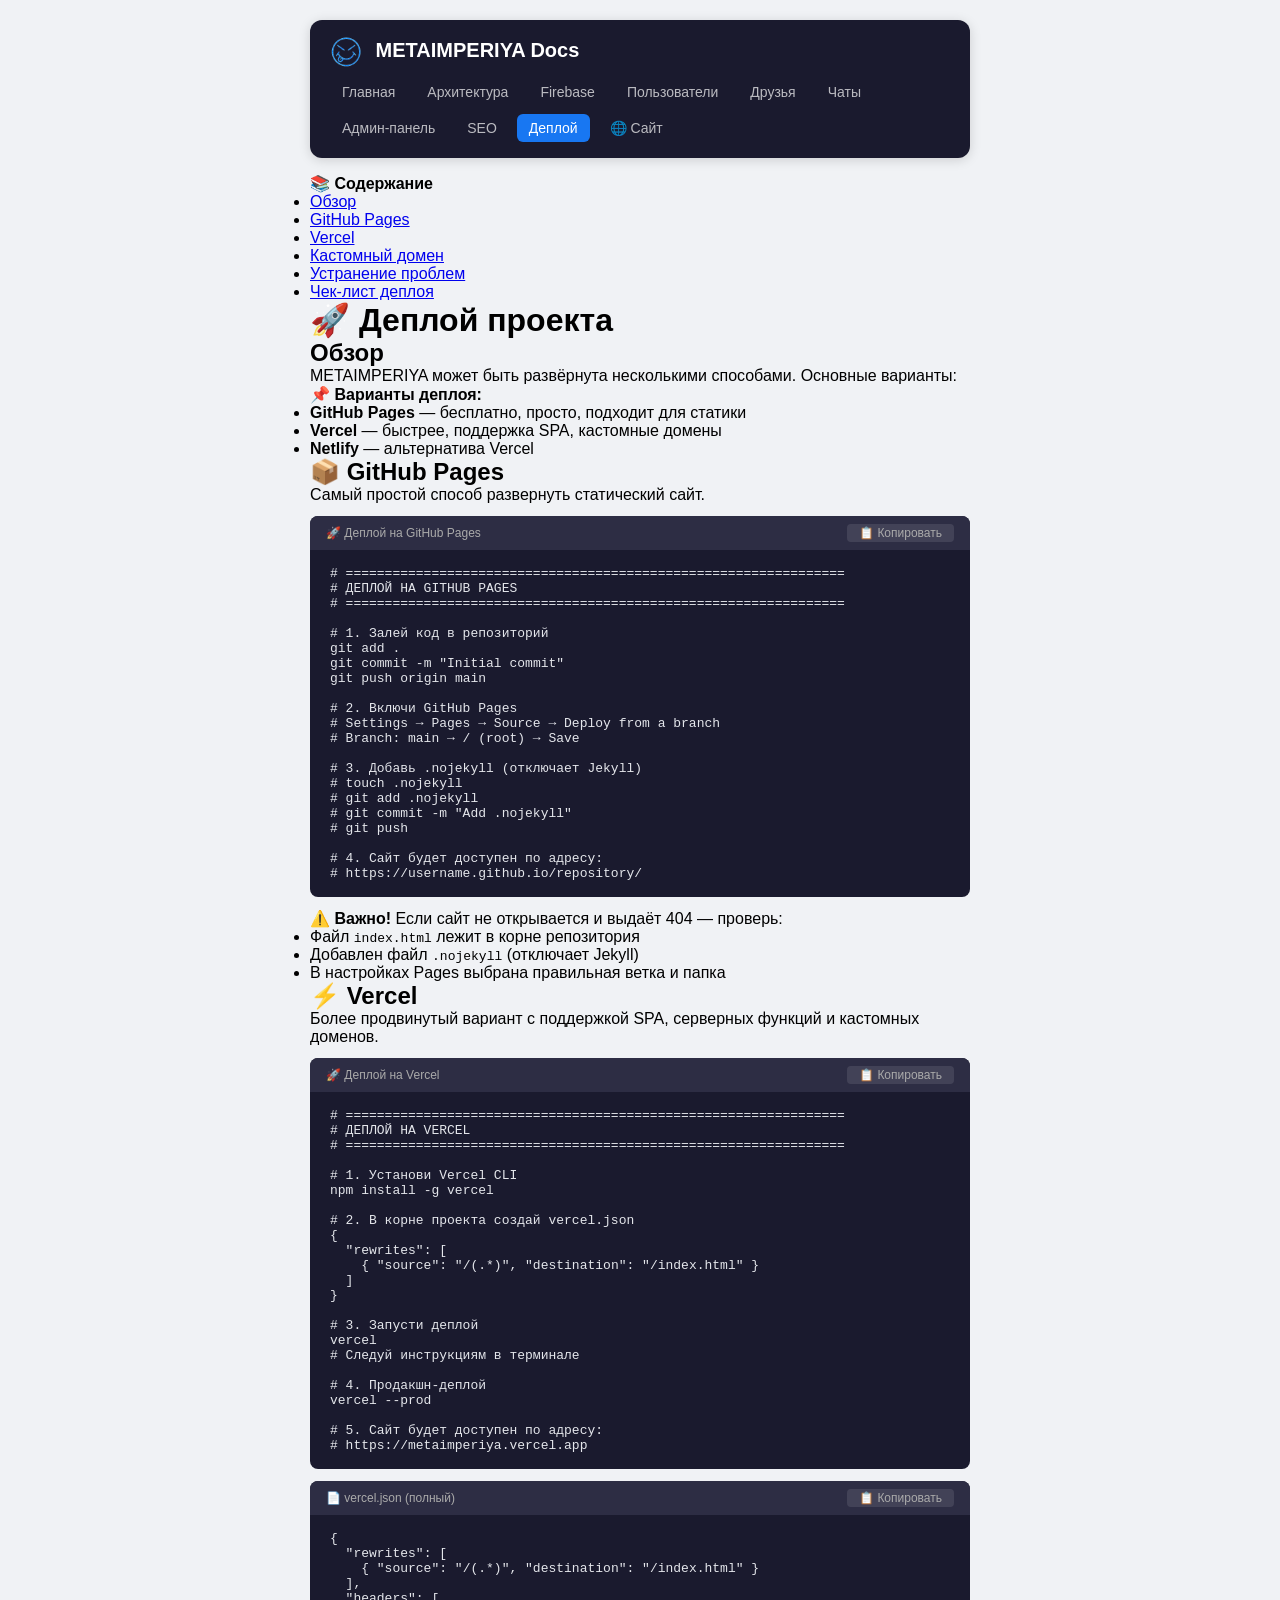
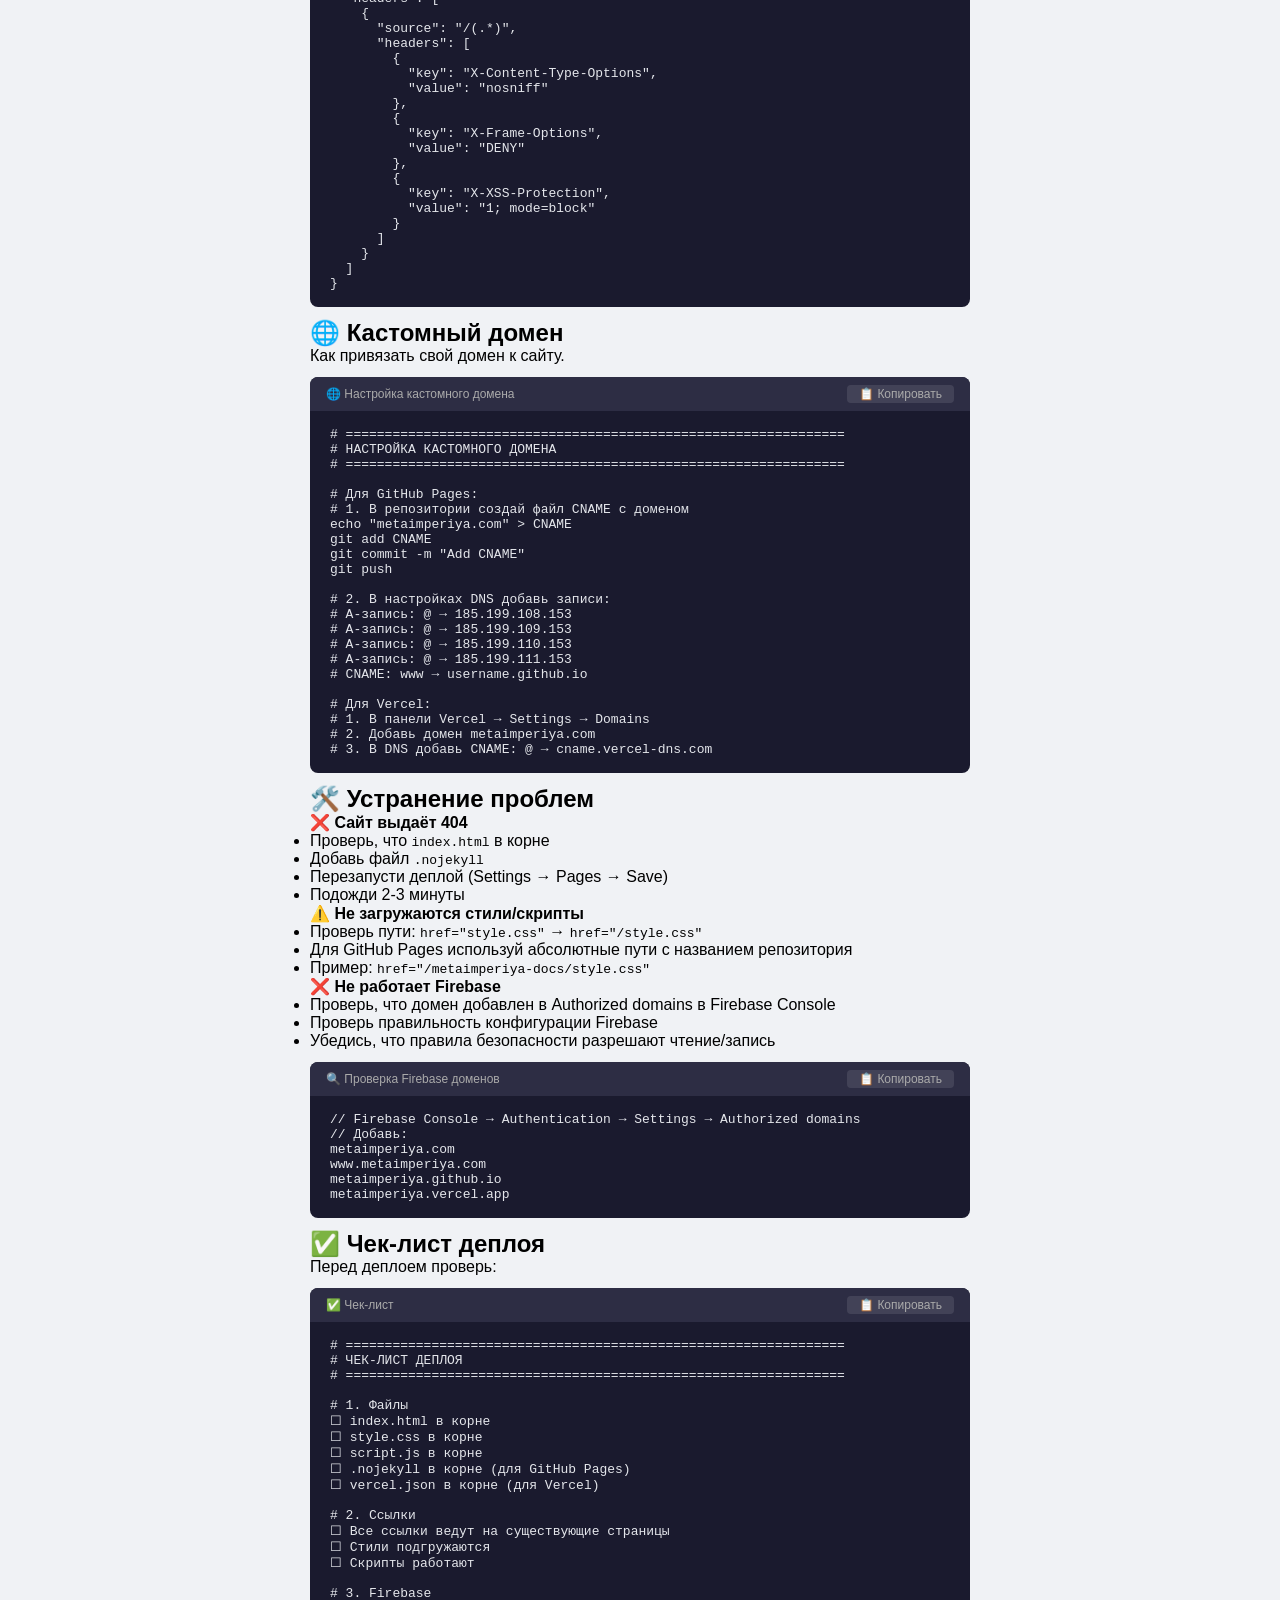
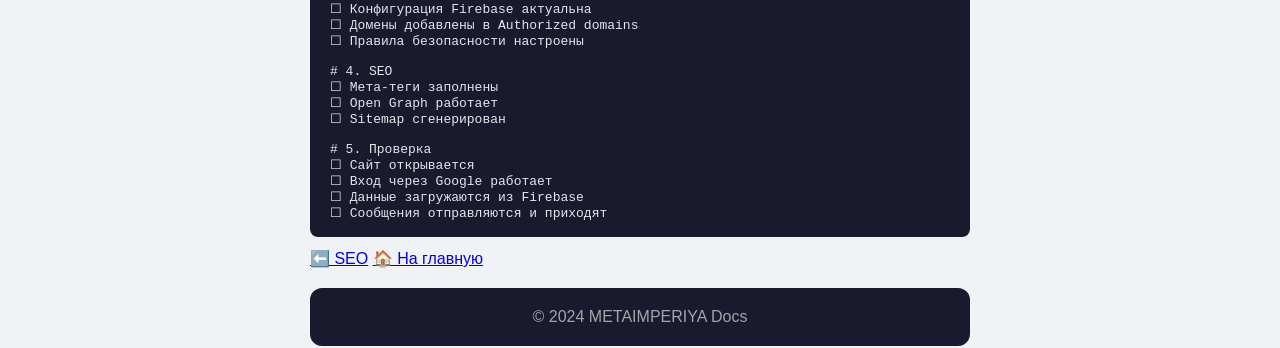
<file: pages/deployment.html>
<!DOCTYPE html>
<html lang="ru">
<head>
    <meta charset="UTF-8">
    <meta name="viewport" content="width=device-width, initial-scale=1.0">
    <title>Деплой METAIMPERIYA — Как запустить сайт</title>
    
    <!-- ===== SEO ===== -->
    <meta name="description" content="Как запустить METAIMPERIYA: GitHub Pages, Vercel, кастомный домен, устранение проблем и чек-лист деплоя. Быстрый старт для разработчиков.">
    <meta name="keywords" content="деплой, GitHub Pages, Vercel, кастомный домен, запуск сайта, хостинг, METAIMPERIYA">

    <link rel="stylesheet" href="../style.css">
</head>
<body>

<header class="docs-header">
    <div class="header-inner">
        <a href="/metaimperiya-docs/" class="logo">
            <img src="https://metaimperiya.github.io/metaimperiya-docs/assets/icons/metaimperiya-icon.png" alt="METAIMPERIYA" style="height:32px; vertical-align:middle; margin-right:8px;">
            METAIMPERIYA Docs
        </a>
        <nav class="header-nav">
            <a href="/metaimperiya-docs/">Главная</a>
            <a href="/metaimperiya-docs/pages/architecture.html">Архитектура</a>
            <a href="/metaimperiya-docs/pages/firebase-setup.html">Firebase</a>
            <a href="/metaimperiya-docs/pages/user-system.html">Пользователи</a>
            <a href="/metaimperiya-docs/pages/friends-system.html">Друзья</a>
            <a href="/metaimperiya-docs/pages/chat-system.html">Чаты</a>
            <a href="/metaimperiya-docs/pages/admin-panel.html">Админ-панель</a>
            <a href="/metaimperiya-docs/pages/seo-optimization.html">SEO</a>
            <a href="/metaimperiya-docs/pages/deployment.html" class="active">Деплой</a>
            <a href="https://metaimperiya.com" target="_blank">🌐 Сайт</a>
        </nav>
    </div>
</header>

<main class="docs-container">
    <aside class="sidebar">
        <h4>📚 Содержание</h4>
        <ul>
            <li><a href="#overview">Обзор</a></li>
            <li><a href="#github-pages">GitHub Pages</a></li>
            <li><a href="#vercel">Vercel</a></li>
            <li><a href="#custom-domain">Кастомный домен</a></li>
            <li><a href="#troubleshooting">Устранение проблем</a></li>
            <li><a href="#checklist">Чек-лист деплоя</a></li>
        </ul>
    </aside>

    <div class="docs-content">
        <h1>🚀 Деплой проекта</h1>

        <section id="overview">
            <h2>Обзор</h2>
            <p>METAIMPERIYA может быть развёрнута несколькими способами. Основные варианты:</p>

            <div class="info-box">
                <strong>📌 Варианты деплоя:</strong>
                <ul>
                    <li><strong>GitHub Pages</strong> — бесплатно, просто, подходит для статики</li>
                    <li><strong>Vercel</strong> — быстрее, поддержка SPA, кастомные домены</li>
                    <li><strong>Netlify</strong> — альтернатива Vercel</li>
                </ul>
            </div>
        </section>

        <section id="github-pages">
            <h2>📦 GitHub Pages</h2>
            <p>Самый простой способ развернуть статический сайт.</p>

            <div class="code-block">
                <div class="code-header">
                    <span class="code-title">🚀 Деплой на GitHub Pages</span>
                    <button class="copy-btn" onclick="copyCode(this)">📋 Копировать</button>
                </div>
                <pre><code><span class="comment"># ================================================================
# ДЕПЛОЙ НА GITHUB PAGES
# ================================================================</span>

<span class="comment"># 1. Залей код в репозиторий</span>
<span class="variable">git</span> <span class="variable">add</span> .
<span class="variable">git</span> <span class="variable">commit</span> -<span class="variable">m</span> <span class="string">"Initial commit"</span>
<span class="variable">git</span> <span class="variable">push</span> <span class="variable">origin</span> <span class="variable">main</span>

<span class="comment"># 2. Включи GitHub Pages</span>
<span class="comment"># Settings → Pages → Source → Deploy from a branch</span>
<span class="comment"># Branch: main → / (root) → Save</span>

<span class="comment"># 3. Добавь .nojekyll (отключает Jekyll)</span>
<span class="comment"># touch .nojekyll</span>
<span class="comment"># git add .nojekyll</span>
<span class="comment"># git commit -m "Add .nojekyll"</span>
<span class="comment"># git push</span>

<span class="comment"># 4. Сайт будет доступен по адресу:</span>
<span class="comment"># https://username.github.io/repository/</span></code></pre>
            </div>

            <div class="info-box warning">
                <strong>⚠️ Важно!</strong> Если сайт не открывается и выдаёт 404 — проверь:
                <ul>
                    <li>Файл <code>index.html</code> лежит в корне репозитория</li>
                    <li>Добавлен файл <code>.nojekyll</code> (отключает Jekyll)</li>
                    <li>В настройках Pages выбрана правильная ветка и папка</li>
                </ul>
            </div>
        </section>

        <section id="vercel">
            <h2>⚡ Vercel</h2>
            <p>Более продвинутый вариант с поддержкой SPA, серверных функций и кастомных доменов.</p>

            <div class="code-block">
                <div class="code-header">
                    <span class="code-title">🚀 Деплой на Vercel</span>
                    <button class="copy-btn" onclick="copyCode(this)">📋 Копировать</button>
                </div>
                <pre><code><span class="comment"># ================================================================
# ДЕПЛОЙ НА VERCEL
# ================================================================</span>

<span class="comment"># 1. Установи Vercel CLI</span>
<span class="variable">npm</span> <span class="variable">install</span> -<span class="variable">g</span> <span class="variable">vercel</span>

<span class="comment"># 2. В корне проекта создай vercel.json</span>
{
  <span class="string">"rewrites"</span>: [
    { <span class="string">"source"</span>: <span class="string">"/(.*)"</span>, <span class="string">"destination"</span>: <span class="string">"/index.html"</span> }
  ]
}

<span class="comment"># 3. Запусти деплой</span>
<span class="variable">vercel</span>
<span class="comment"># Следуй инструкциям в терминале</span>

<span class="comment"># 4. Продакшн-деплой</span>
<span class="variable">vercel</span> --<span class="variable">prod</span>

<span class="comment"># 5. Сайт будет доступен по адресу:</span>
<span class="comment"># https://metaimperiya.vercel.app</span></code></pre>
            </div>

            <div class="code-block">
                <div class="code-header">
                    <span class="code-title">📄 vercel.json (полный)</span>
                    <button class="copy-btn" onclick="copyCode(this)">📋 Копировать</button>
                </div>
                <pre><code>{
  <span class="string">"rewrites"</span>: [
    { <span class="string">"source"</span>: <span class="string">"/(.*)"</span>, <span class="string">"destination"</span>: <span class="string">"/index.html"</span> }
  ],
  <span class="string">"headers"</span>: [
    {
      <span class="string">"source"</span>: <span class="string">"/(.*)"</span>,
      <span class="string">"headers"</span>: [
        {
          <span class="string">"key"</span>: <span class="string">"X-Content-Type-Options"</span>,
          <span class="string">"value"</span>: <span class="string">"nosniff"</span>
        },
        {
          <span class="string">"key"</span>: <span class="string">"X-Frame-Options"</span>,
          <span class="string">"value"</span>: <span class="string">"DENY"</span>
        },
        {
          <span class="string">"key"</span>: <span class="string">"X-XSS-Protection"</span>,
          <span class="string">"value"</span>: <span class="string">"1; mode=block"</span>
        }
      ]
    }
  ]
}</code></pre>
            </div>
        </section>

        <section id="custom-domain">
            <h2>🌐 Кастомный домен</h2>
            <p>Как привязать свой домен к сайту.</p>

            <div class="code-block">
                <div class="code-header">
                    <span class="code-title">🌐 Настройка кастомного домена</span>
                    <button class="copy-btn" onclick="copyCode(this)">📋 Копировать</button>
                </div>
                <pre><code><span class="comment"># ================================================================
# НАСТРОЙКА КАСТОМНОГО ДОМЕНА
# ================================================================</span>

<span class="comment"># Для GitHub Pages:</span>
<span class="comment"># 1. В репозитории создай файл CNAME с доменом</span>
<span class="variable">echo</span> <span class="string">"metaimperiya.com"</span> &gt; <span class="variable">CNAME</span>
<span class="variable">git</span> <span class="variable">add</span> <span class="variable">CNAME</span>
<span class="variable">git</span> <span class="variable">commit</span> -<span class="variable">m</span> <span class="string">"Add CNAME"</span>
<span class="variable">git</span> <span class="variable">push</span>

<span class="comment"># 2. В настройках DNS добавь записи:</span>
<span class="comment"># A-запись: @ → 185.199.108.153</span>
<span class="comment"># A-запись: @ → 185.199.109.153</span>
<span class="comment"># A-запись: @ → 185.199.110.153</span>
<span class="comment"># A-запись: @ → 185.199.111.153</span>
<span class="comment"># CNAME: www → username.github.io</span>

<span class="comment"># Для Vercel:</span>
<span class="comment"># 1. В панели Vercel → Settings → Domains</span>
<span class="comment"># 2. Добавь домен metaimperiya.com</span>
<span class="comment"># 3. В DNS добавь CNAME: @ → cname.vercel-dns.com</span></code></pre>
            </div>
        </section>

        <section id="troubleshooting">
            <h2>🛠️ Устранение проблем</h2>

            <div class="info-box danger">
                <strong>❌ Сайт выдаёт 404</strong>
                <ul>
                    <li>Проверь, что <code>index.html</code> в корне</li>
                    <li>Добавь файл <code>.nojekyll</code></li>
                    <li>Перезапусти деплой (Settings → Pages → Save)</li>
                    <li>Подожди 2-3 минуты</li>
                </ul>
            </div>

            <div class="info-box warning">
                <strong>⚠️ Не загружаются стили/скрипты</strong>
                <ul>
                    <li>Проверь пути: <code>href="style.css"</code> → <code>href="/style.css"</code></li>
                    <li>Для GitHub Pages используй абсолютные пути с названием репозитория</li>
                    <li>Пример: <code>href="/metaimperiya-docs/style.css"</code></li>
                </ul>
            </div>

            <div class="info-box">
                <strong>❌ Не работает Firebase</strong>
                <ul>
                    <li>Проверь, что домен добавлен в Authorized domains в Firebase Console</li>
                    <li>Проверь правильность конфигурации Firebase</li>
                    <li>Убедись, что правила безопасности разрешают чтение/запись</li>
                </ul>
            </div>

            <div class="code-block">
                <div class="code-header">
                    <span class="code-title">🔍 Проверка Firebase доменов</span>
                    <button class="copy-btn" onclick="copyCode(this)">📋 Копировать</button>
                </div>
                <pre><code><span class="comment">// Firebase Console → Authentication → Settings → Authorized domains</span>
<span class="comment">// Добавь:</span>
<span class="variable">metaimperiya</span>.<span class="variable">com</span>
<span class="variable">www</span>.<span class="variable">metaimperiya</span>.<span class="variable">com</span>
<span class="variable">metaimperiya</span>.<span class="variable">github</span>.<span class="variable">io</span>
<span class="variable">metaimperiya</span>.<span class="variable">vercel</span>.<span class="variable">app</span></code></pre>
            </div>
        </section>

        <section id="checklist">
            <h2>✅ Чек-лист деплоя</h2>
            <p>Перед деплоем проверь:</p>

            <div class="code-block">
                <div class="code-header">
                    <span class="code-title">✅ Чек-лист</span>
                    <button class="copy-btn" onclick="copyCode(this)">📋 Копировать</button>
                </div>
                <pre><code><span class="comment"># ================================================================
# ЧЕК-ЛИСТ ДЕПЛОЯ
# ================================================================</span>

<span class="comment"># 1. Файлы</span>
☐ <span class="variable">index</span>.<span class="variable">html</span> в корне
☐ <span class="variable">style</span>.<span class="variable">css</span> в корне
☐ <span class="variable">script</span>.<span class="variable">js</span> в корне
☐ <span class="variable">.nojekyll</span> в корне (для GitHub Pages)
☐ <span class="variable">vercel</span>.<span class="variable">json</span> в корне (для Vercel)

<span class="comment"># 2. Ссылки</span>
☐ Все ссылки ведут на существующие страницы
☐ Стили подгружаются
☐ Скрипты работают

<span class="comment"># 3. Firebase</span>
☐ Конфигурация Firebase актуальна
☐ Домены добавлены в Authorized domains
☐ Правила безопасности настроены

<span class="comment"># 4. SEO</span>
☐ Мета-теги заполнены
☐ Open Graph работает
☐ Sitemap сгенерирован

<span class="comment"># 5. Проверка</span>
☐ Сайт открывается
☐ Вход через Google работает
☐ Данные загружаются из Firebase
☐ Сообщения отправляются и приходят</code></pre>
            </div>
        </section>

        <div class="nav-links">
            <a href="/metaimperiya-docs/pages/seo-optimization.html" class="prev-link">⬅️ SEO</a>
            <a href="/metaimperiya-docs/" class="next-link">🏠 На главную</a>
        </div>
    </div>
</main>

<footer class="docs-footer">
    <p>© 2024 METAIMPERIYA Docs</p>
</footer>

<script src="../script.js"></script>
</body>
</html>
</file>
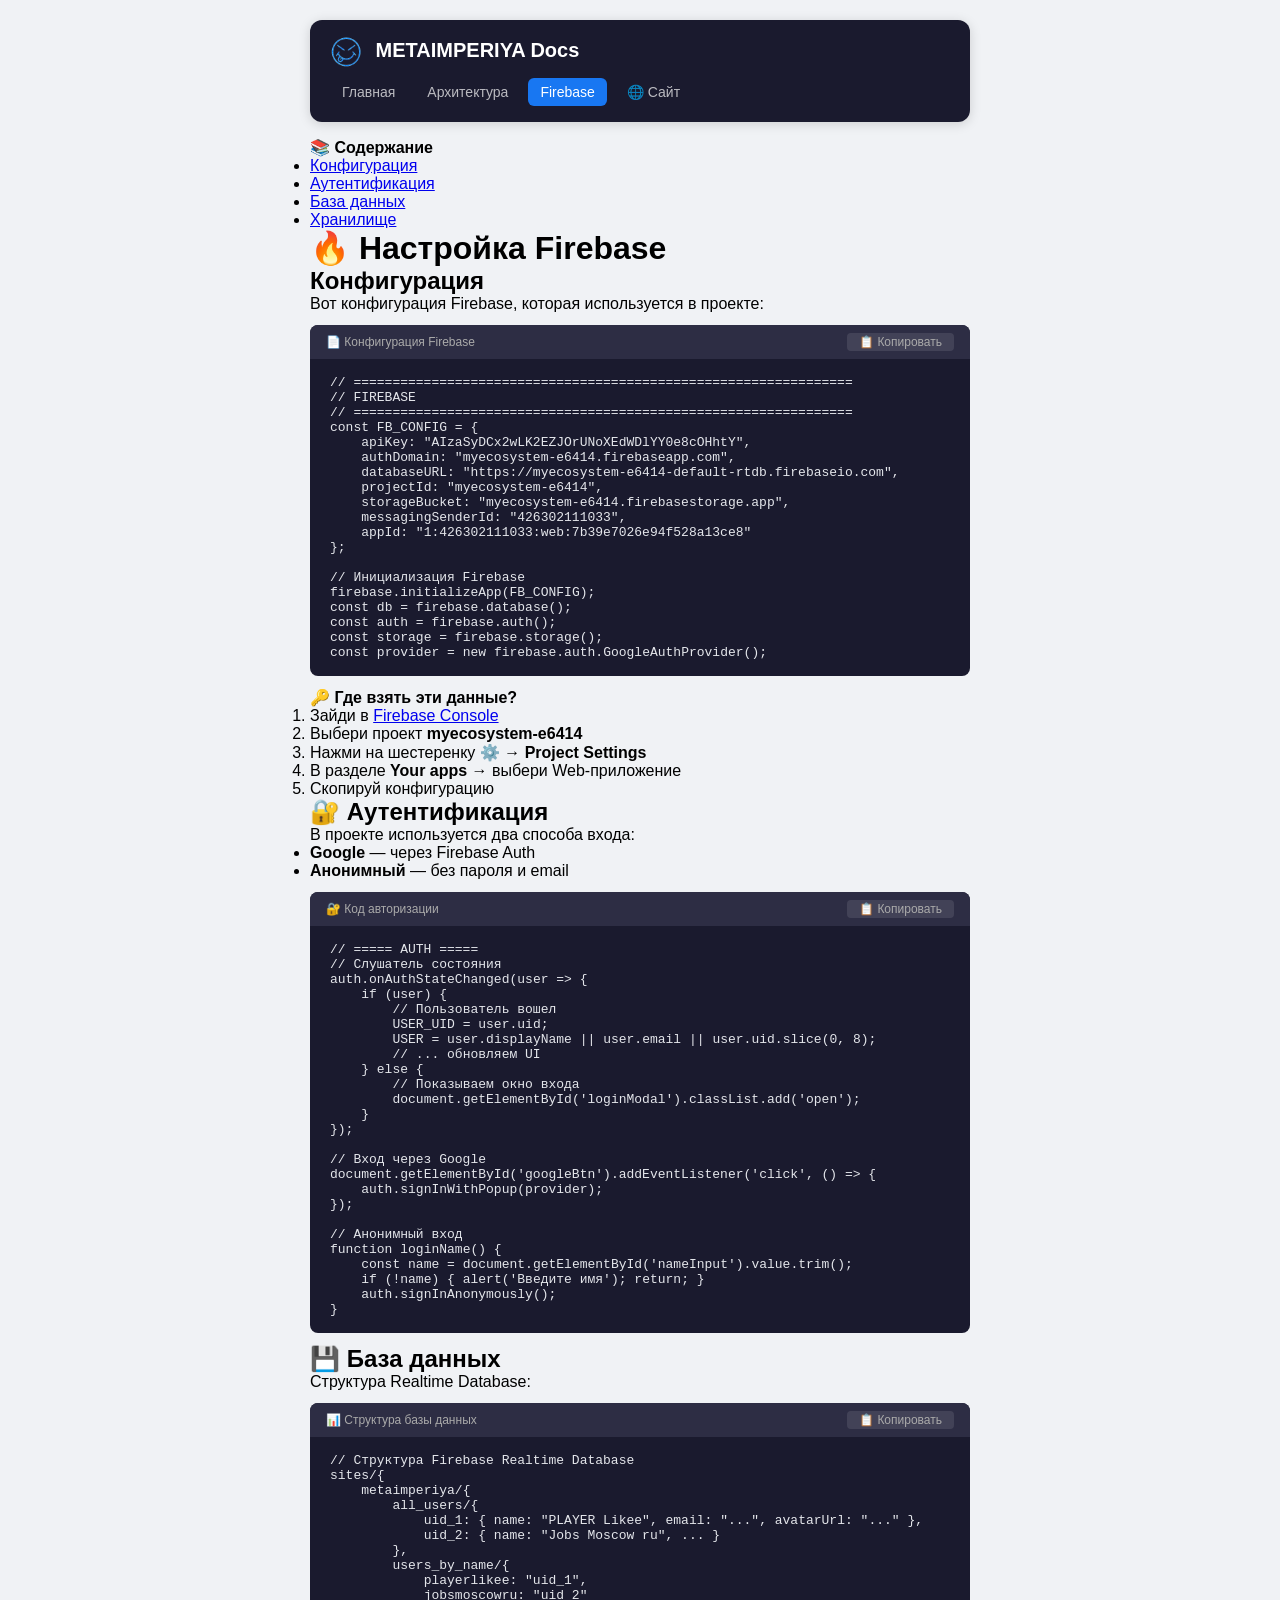
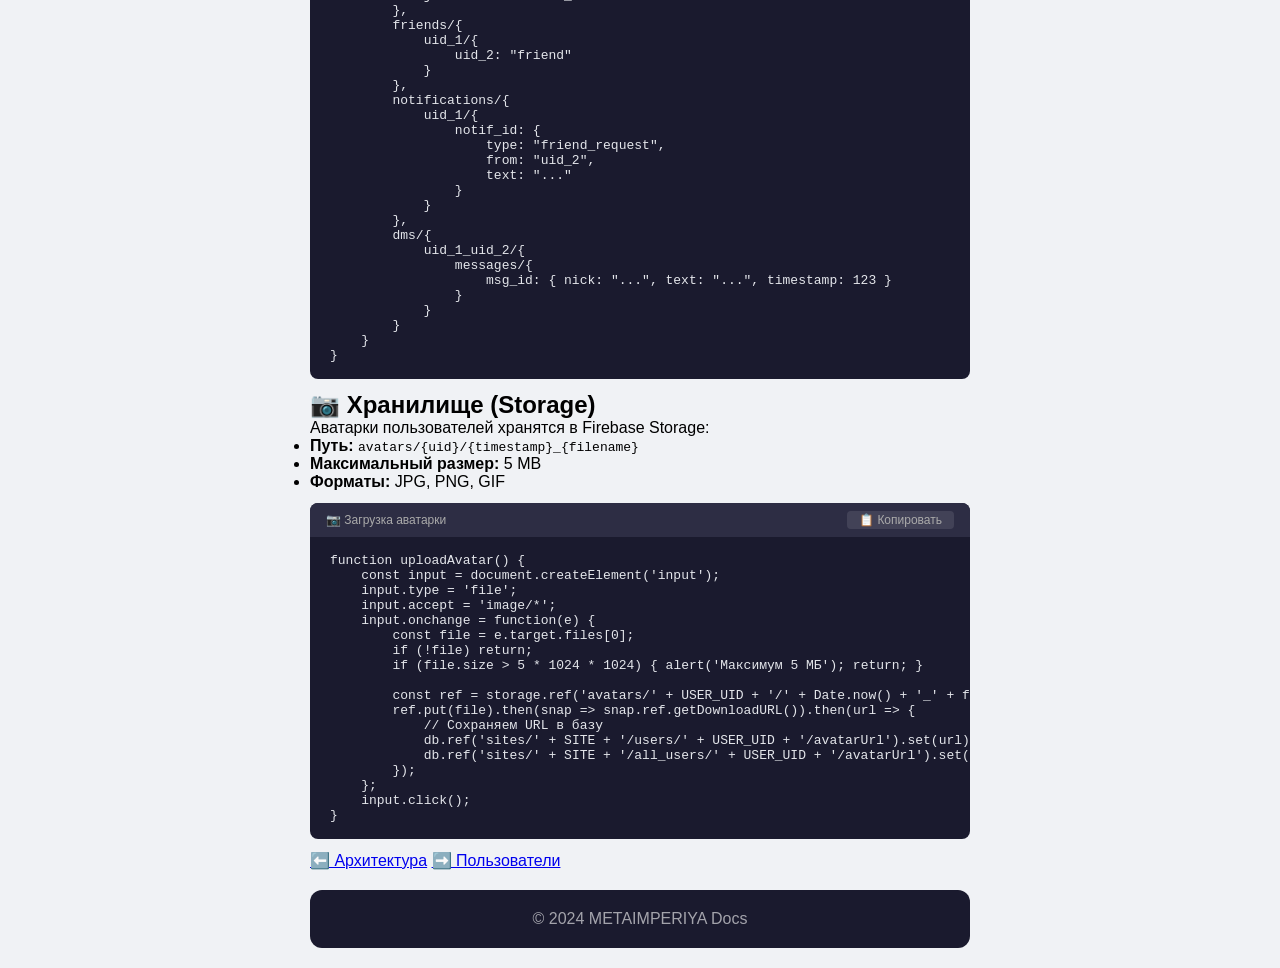
<file: pages/firebase-setup.html>
<!DOCTYPE html>
<html lang="ru">
<head>
    <meta charset="UTF-8">
    <meta name="viewport" content="width=device-width, initial-scale=1.0">
    <title>Firebase в METAIMPERIYA — Настройка и использование</title>
    
    <!-- ===== SEO ===== -->
    <meta name="description" content="Настройка Firebase для METAIMPERIYA: конфигурация, аутентификация, база данных, хранилище. Всё для быстрой разработки социальной сети.">
    <meta name="keywords" content="Firebase, настройка, аутентификация, база данных, хранилище, конфигурация, METAIMPERIYA">

    <link rel="stylesheet" href="../style.css">
</head>
<body>

<header class="docs-header">
    <div class="header-inner">
        <a href="/metaimperiya-docs/" class="logo">
            <img src="https://metaimperiya.github.io/metaimperiya-docs/assets/icons/metaimperiya-icon.png" alt="METAIMPERIYA" style="height:32px; vertical-align:middle; margin-right:8px;">
            METAIMPERIYA Docs
        </a>
        <nav class="header-nav">
            <a href="/metaimperiya-docs/">Главная</a>
            <a href="/metaimperiya-docs/pages/architecture.html">Архитектура</a>
            <a href="/metaimperiya-docs/pages/firebase-setup.html" class="active">Firebase</a>
            <a href="https://metaimperiya.com" target="_blank">🌐 Сайт</a>
        </nav>
    </div>
</header>

<main class="docs-container">
    <aside class="sidebar">
        <h4>📚 Содержание</h4>
        <ul>
            <li><a href="#config">Конфигурация</a></li>
            <li><a href="#auth">Аутентификация</a></li>
            <li><a href="#database">База данных</a></li>
            <li><a href="#storage">Хранилище</a></li>
        </ul>
    </aside>

    <div class="docs-content">
        <h1>🔥 Настройка Firebase</h1>

        <section id="config">
            <h2>Конфигурация</h2>
            <p>Вот конфигурация Firebase, которая используется в проекте:</p>

            <div class="code-block">
                <div class="code-header">
                    <span class="code-title">📄 Конфигурация Firebase</span>
                    <button class="copy-btn" onclick="copyCode(this)">📋 Копировать</button>
                </div>
                <pre><code><span class="comment">// ================================================================
// FIREBASE
// ================================================================</span>
<span class="keyword">const</span> <span class="variable">FB_CONFIG</span> = {
    <span class="variable">apiKey</span>: <span class="string">"AIzaSyDCx2wLK2EZJOrUNoXEdWDlYY0e8cOHhtY"</span>,
    <span class="variable">authDomain</span>: <span class="string">"myecosystem-e6414.firebaseapp.com"</span>,
    <span class="variable">databaseURL</span>: <span class="string">"https://myecosystem-e6414-default-rtdb.firebaseio.com"</span>,
    <span class="variable">projectId</span>: <span class="string">"myecosystem-e6414"</span>,
    <span class="variable">storageBucket</span>: <span class="string">"myecosystem-e6414.firebasestorage.app"</span>,
    <span class="variable">messagingSenderId</span>: <span class="string">"426302111033"</span>,
    <span class="variable">appId</span>: <span class="string">"1:426302111033:web:7b39e7026e94f528a13ce8"</span>
};

<span class="comment">// Инициализация Firebase</span>
<span class="variable">firebase</span>.<span class="function">initializeApp</span>(<span class="variable">FB_CONFIG</span>);
<span class="keyword">const</span> <span class="variable">db</span> = <span class="variable">firebase</span>.<span class="function">database</span>();
<span class="keyword">const</span> <span class="variable">auth</span> = <span class="variable">firebase</span>.<span class="function">auth</span>();
<span class="keyword">const</span> <span class="variable">storage</span> = <span class="variable">firebase</span>.<span class="function">storage</span>();
<span class="keyword">const</span> <span class="variable">provider</span> = <span class="keyword">new</span> <span class="variable">firebase</span>.<span class="function">auth</span>.<span class="function">GoogleAuthProvider</span>();</code></pre>
            </div>

            <div class="info-box">
                <strong>🔑 Где взять эти данные?</strong>
                <ol>
                    <li>Зайди в <a href="https://console.firebase.google.com" target="_blank">Firebase Console</a></li>
                    <li>Выбери проект <strong>myecosystem-e6414</strong></li>
                    <li>Нажми на шестеренку ⚙️ → <strong>Project Settings</strong></li>
                    <li>В разделе <strong>Your apps</strong> → выбери Web-приложение</li>
                    <li>Скопируй конфигурацию</li>
                </ol>
            </div>
        </section>

        <section id="auth">
            <h2>🔐 Аутентификация</h2>
            <p>В проекте используется два способа входа:</p>
            <ul>
                <li><strong>Google</strong> — через Firebase Auth</li>
                <li><strong>Анонимный</strong> — без пароля и email</li>
            </ul>

            <div class="code-block">
                <div class="code-header">
                    <span class="code-title">🔐 Код авторизации</span>
                    <button class="copy-btn" onclick="copyCode(this)">📋 Копировать</button>
                </div>
                <pre><code><span class="comment">// ===== AUTH =====</span>
<span class="comment">// Слушатель состояния</span>
<span class="variable">auth</span>.<span class="function">onAuthStateChanged</span>(<span class="variable">user</span> => {
    <span class="keyword">if</span> (<span class="variable">user</span>) {
        <span class="comment">// Пользователь вошел</span>
        <span class="variable">USER_UID</span> = <span class="variable">user</span>.<span class="variable">uid</span>;
        <span class="variable">USER</span> = <span class="variable">user</span>.<span class="variable">displayName</span> || <span class="variable">user</span>.<span class="variable">email</span> || <span class="variable">user</span>.<span class="variable">uid</span>.<span class="function">slice</span>(<span class="number">0</span>, <span class="number">8</span>);
        <span class="comment">// ... обновляем UI</span>
    } <span class="keyword">else</span> {
        <span class="comment">// Показываем окно входа</span>
        <span class="variable">document</span>.<span class="function">getElementById</span>(<span class="string">'loginModal'</span>).<span class="variable">classList</span>.<span class="function">add</span>(<span class="string">'open'</span>);
    }
});

<span class="comment">// Вход через Google</span>
<span class="variable">document</span>.<span class="function">getElementById</span>(<span class="string">'googleBtn'</span>).<span class="function">addEventListener</span>(<span class="string">'click'</span>, () => {
    <span class="variable">auth</span>.<span class="function">signInWithPopup</span>(<span class="variable">provider</span>);
});

<span class="comment">// Анонимный вход</span>
<span class="keyword">function</span> <span class="function">loginName</span>() {
    <span class="keyword">const</span> <span class="variable">name</span> = <span class="variable">document</span>.<span class="function">getElementById</span>(<span class="string">'nameInput'</span>).<span class="variable">value</span>.<span class="function">trim</span>();
    <span class="keyword">if</span> (!<span class="variable">name</span>) { <span class="function">alert</span>(<span class="string">'Введите имя'</span>); <span class="keyword">return</span>; }
    <span class="variable">auth</span>.<span class="function">signInAnonymously</span>();
}</code></pre>
            </div>
        </section>

        <section id="database">
            <h2>💾 База данных</h2>
            <p>Структура Realtime Database:</p>

            <div class="code-block">
                <div class="code-header">
                    <span class="code-title">📊 Структура базы данных</span>
                    <button class="copy-btn" onclick="copyCode(this)">📋 Копировать</button>
                </div>
                <pre><code><span class="comment">// Структура Firebase Realtime Database</span>
<span class="variable">sites</span>/{
    <span class="variable">metaimperiya</span>/{
        <span class="variable">all_users</span>/{
            <span class="variable">uid_1</span>: { <span class="variable">name</span>: <span class="string">"PLAYER Likee"</span>, <span class="variable">email</span>: <span class="string">"..."</span>, <span class="variable">avatarUrl</span>: <span class="string">"..."</span> },
            <span class="variable">uid_2</span>: { <span class="variable">name</span>: <span class="string">"Jobs Moscow ru"</span>, ... }
        },
        <span class="variable">users_by_name</span>/{
            <span class="variable">playerlikee</span>: <span class="string">"uid_1"</span>,
            <span class="variable">jobsmoscowru</span>: <span class="string">"uid_2"</span>
        },
        <span class="variable">friends</span>/{
            <span class="variable">uid_1</span>/{
                <span class="variable">uid_2</span>: <span class="string">"friend"</span>
            }
        },
        <span class="variable">notifications</span>/{
            <span class="variable">uid_1</span>/{
                <span class="variable">notif_id</span>: {
                    <span class="variable">type</span>: <span class="string">"friend_request"</span>,
                    <span class="variable">from</span>: <span class="string">"uid_2"</span>,
                    <span class="variable">text</span>: <span class="string">"..."</span>
                }
            }
        },
        <span class="variable">dms</span>/{
            <span class="variable">uid_1_uid_2</span>/{
                <span class="variable">messages</span>/{
                    <span class="variable">msg_id</span>: { <span class="variable">nick</span>: <span class="string">"..."</span>, <span class="variable">text</span>: <span class="string">"..."</span>, <span class="variable">timestamp</span>: <span class="number">123</span> }
                }
            }
        }
    }
}</code></pre>
            </div>
        </section>

        <section id="storage">
            <h2>📷 Хранилище (Storage)</h2>
            <p>Аватарки пользователей хранятся в Firebase Storage:</p>
            <ul>
                <li><strong>Путь:</strong> <code>avatars/{uid}/{timestamp}_{filename}</code></li>
                <li><strong>Максимальный размер:</strong> 5 MB</li>
                <li><strong>Форматы:</strong> JPG, PNG, GIF</li>
            </ul>

            <div class="code-block">
                <div class="code-header">
                    <span class="code-title">📷 Загрузка аватарки</span>
                    <button class="copy-btn" onclick="copyCode(this)">📋 Копировать</button>
                </div>
                <pre><code><span class="keyword">function</span> <span class="function">uploadAvatar</span>() {
    <span class="keyword">const</span> <span class="variable">input</span> = <span class="variable">document</span>.<span class="function">createElement</span>(<span class="string">'input'</span>);
    <span class="variable">input</span>.<span class="variable">type</span> = <span class="string">'file'</span>;
    <span class="variable">input</span>.<span class="variable">accept</span> = <span class="string">'image/*'</span>;
    <span class="variable">input</span>.<span class="variable">onchange</span> = <span class="keyword">function</span>(<span class="variable">e</span>) {
        <span class="keyword">const</span> <span class="variable">file</span> = <span class="variable">e</span>.<span class="variable">target</span>.<span class="variable">files</span>[<span class="number">0</span>];
        <span class="keyword">if</span> (!<span class="variable">file</span>) <span class="keyword">return</span>;
        <span class="keyword">if</span> (<span class="variable">file</span>.<span class="variable">size</span> > <span class="number">5</span> * <span class="number">1024</span> * <span class="number">1024</span>) { <span class="function">alert</span>(<span class="string">'Максимум 5 МБ'</span>); <span class="keyword">return</span>; }
        
        <span class="keyword">const</span> <span class="variable">ref</span> = <span class="variable">storage</span>.<span class="function">ref</span>(<span class="string">'avatars/'</span> + <span class="variable">USER_UID</span> + <span class="string">'/'</span> + <span class="variable">Date</span>.<span class="function">now</span>() + <span class="string">'_'</span> + <span class="variable">file</span>.<span class="variable">name</span>);
        <span class="variable">ref</span>.<span class="function">put</span>(<span class="variable">file</span>).<span class="function">then</span>(<span class="variable">snap</span> => <span class="variable">snap</span>.<span class="function">ref</span>.<span class="function">getDownloadURL</span>()).<span class="function">then</span>(<span class="variable">url</span> => {
            <span class="comment">// Сохраняем URL в базу</span>
            <span class="variable">db</span>.<span class="function">ref</span>(<span class="string">'sites/'</span> + <span class="variable">SITE</span> + <span class="string">'/users/'</span> + <span class="variable">USER_UID</span> + <span class="string">'/avatarUrl'</span>).<span class="function">set</span>(<span class="variable">url</span>);
            <span class="variable">db</span>.<span class="function">ref</span>(<span class="string">'sites/'</span> + <span class="variable">SITE</span> + <span class="string">'/all_users/'</span> + <span class="variable">USER_UID</span> + <span class="string">'/avatarUrl'</span>).<span class="function">set</span>(<span class="variable">url</span>);
        });
    };
    <span class="variable">input</span>.<span class="function">click</span>();
}</code></pre>
            </div>
        </section>

        <div class="nav-links">
            <a href="/metaimperiya-docs/pages/architecture.html" class="prev-link">⬅️ Архитектура</a>
            <a href="/metaimperiya-docs/pages/user-system.html" class="next-link">➡️ Пользователи</a>
        </div>
    </div>
</main>

<footer class="docs-footer">
    <p>© 2024 METAIMPERIYA Docs</p>
</footer>

<script src="../script.js"></script>
</body>
</html>
</file>
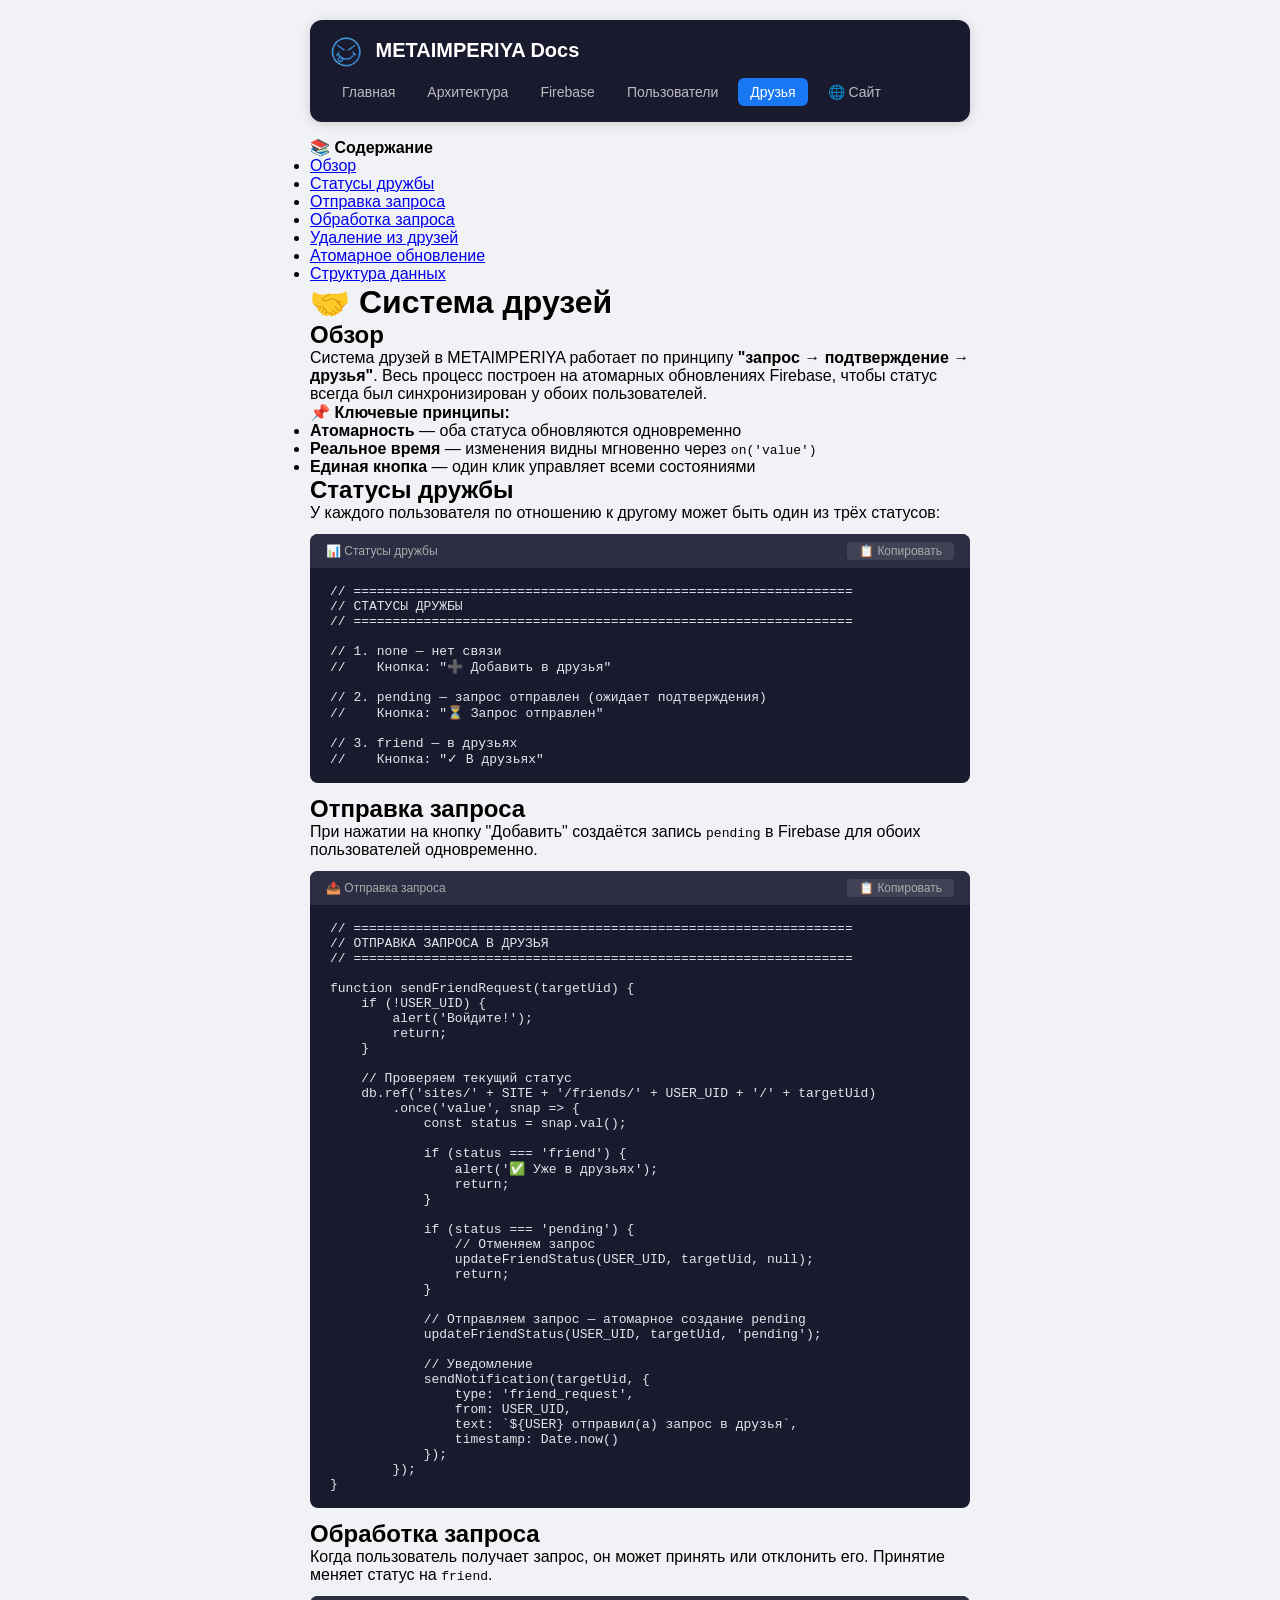
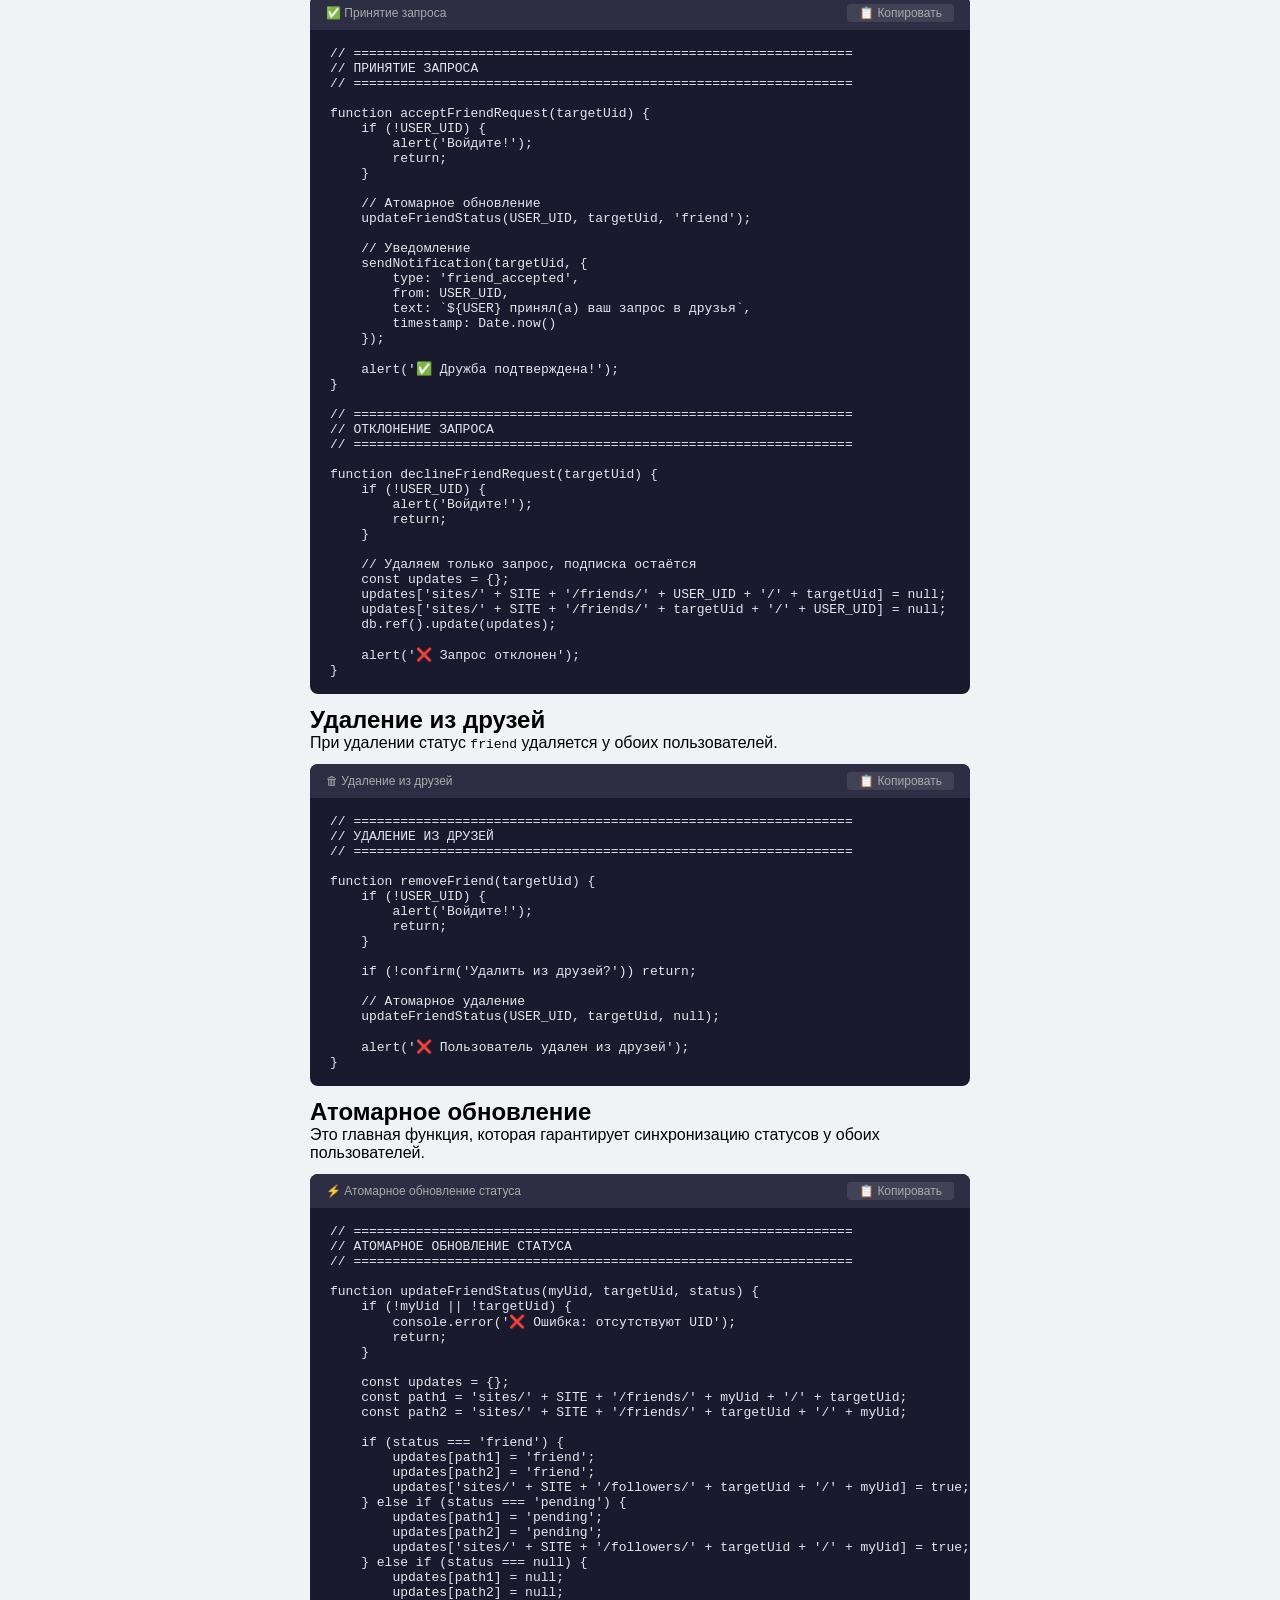
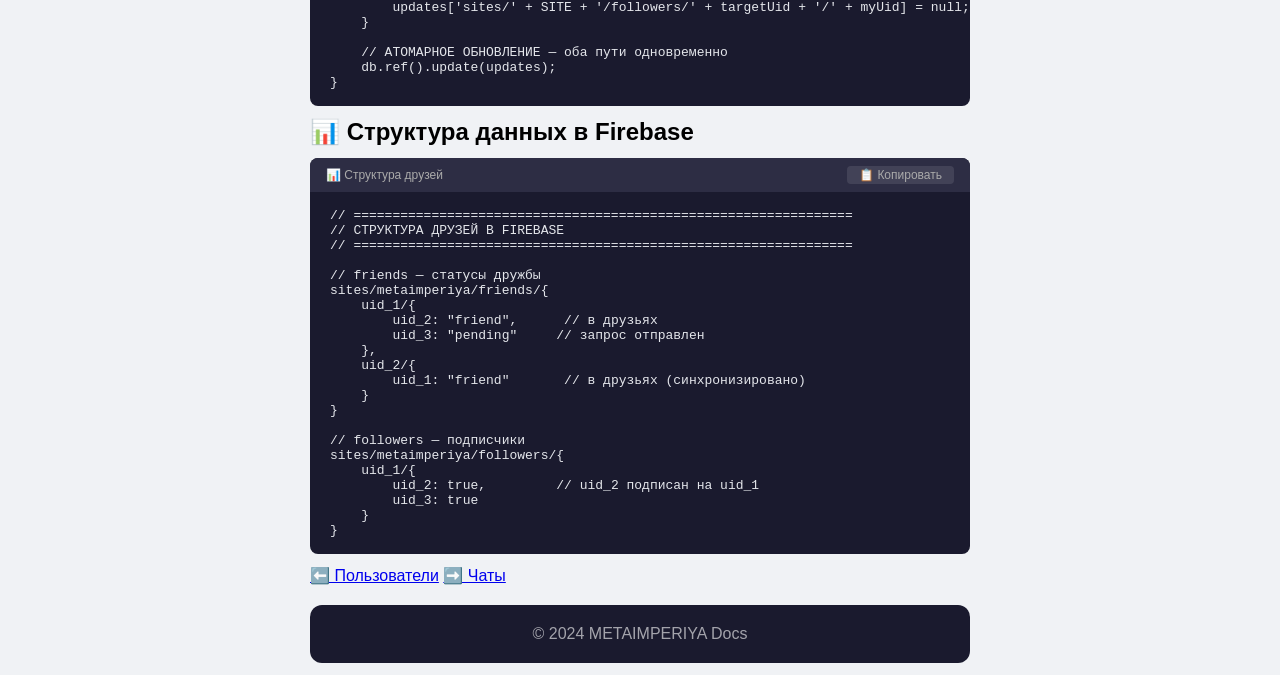
<file: pages/friends-system.html>
<!DOCTYPE html>
<html lang="ru">
<head>
    <meta charset="UTF-8">
    <meta name="viewport" content="width=device-width, initial-scale=1.0">
    <title>Система друзей METAIMPERIYA — Как это работает</title>
    
    <!-- ===== SEO ===== -->
    <meta name="description" content="Система друзей в METAIMPERIYA: запросы, подтверждение, удаление. Всё в реальном времени, атомарные обновления и уведомления.">
    <meta name="keywords" content="друзья, система дружбы, запросы в друзья, атомарные обновления, METAIMPERIYA">

    <link rel="stylesheet" href="../style.css">
</head>
<body>

<header class="docs-header">
    <div class="header-inner">
        <a href="/metaimperiya-docs/" class="logo">
            <img src="https://metaimperiya.github.io/metaimperiya-docs/assets/icons/metaimperiya-icon.png" alt="METAIMPERIYA" style="height:32px; vertical-align:middle; margin-right:8px;">
            METAIMPERIYA Docs
        </a>
        <nav class="header-nav">
            <a href="/metaimperiya-docs/">Главная</a>
            <a href="/metaimperiya-docs/pages/architecture.html">Архитектура</a>
            <a href="/metaimperiya-docs/pages/firebase-setup.html">Firebase</a>
            <a href="/metaimperiya-docs/pages/user-system.html">Пользователи</a>
            <a href="/metaimperiya-docs/pages/friends-system.html" class="active">Друзья</a>
            <a href="https://metaimperiya.com" target="_blank">🌐 Сайт</a>
        </nav>
    </div>
</header>

<main class="docs-container">
    <aside class="sidebar">
        <h4>📚 Содержание</h4>
        <ul>
            <li><a href="#overview">Обзор</a></li>
            <li><a href="#statuses">Статусы дружбы</a></li>
            <li><a href="#send-request">Отправка запроса</a></li>
            <li><a href="#handle-request">Обработка запроса</a></li>
            <li><a href="#remove">Удаление из друзей</a></li>
            <li><a href="#atomic">Атомарное обновление</a></li>
            <li><a href="#data">Структура данных</a></li>
        </ul>
    </aside>

    <div class="docs-content">
        <h1>🤝 Система друзей</h1>

        <section id="overview">
            <h2>Обзор</h2>
            <p>Система друзей в METAIMPERIYA работает по принципу <strong>"запрос → подтверждение → друзья"</strong>. Весь процесс построен на атомарных обновлениях Firebase, чтобы статус всегда был синхронизирован у обоих пользователей.</p>

            <div class="info-box">
                <strong>📌 Ключевые принципы:</strong>
                <ul>
                    <li><strong>Атомарность</strong> — оба статуса обновляются одновременно</li>
                    <li><strong>Реальное время</strong> — изменения видны мгновенно через <code>on('value')</code></li>
                    <li><strong>Единая кнопка</strong> — один клик управляет всеми состояниями</li>
                </ul>
            </div>
        </section>

        <section id="statuses">
            <h2>Статусы дружбы</h2>
            <p>У каждого пользователя по отношению к другому может быть один из трёх статусов:</p>

            <div class="code-block">
                <div class="code-header">
                    <span class="code-title">📊 Статусы дружбы</span>
                    <button class="copy-btn" onclick="copyCode(this)">📋 Копировать</button>
                </div>
                <pre><code><span class="comment">// ================================================================
// СТАТУСЫ ДРУЖБЫ
// ================================================================</span>

<span class="comment">// 1. none — нет связи</span>
<span class="comment">//    Кнопка: "➕ Добавить в друзья"</span>

<span class="comment">// 2. pending — запрос отправлен (ожидает подтверждения)</span>
<span class="comment">//    Кнопка: "⏳ Запрос отправлен"</span>

<span class="comment">// 3. friend — в друзьях</span>
<span class="comment">//    Кнопка: "✓ В друзьях"</span></code></pre>
            </div>
        </section>

        <section id="send-request">
            <h2>Отправка запроса</h2>
            <p>При нажатии на кнопку "Добавить" создаётся запись <code>pending</code> в Firebase для обоих пользователей одновременно.</p>

            <div class="code-block">
                <div class="code-header">
                    <span class="code-title">📤 Отправка запроса</span>
                    <button class="copy-btn" onclick="copyCode(this)">📋 Копировать</button>
                </div>
                <pre><code><span class="comment">// ================================================================
// ОТПРАВКА ЗАПРОСА В ДРУЗЬЯ
// ================================================================</span>

<span class="keyword">function</span> <span class="function">sendFriendRequest</span>(<span class="variable">targetUid</span>) {
    <span class="keyword">if</span> (!<span class="variable">USER_UID</span>) {
        <span class="function">alert</span>(<span class="string">'Войдите!'</span>);
        <span class="keyword">return</span>;
    }
    
    <span class="comment">// Проверяем текущий статус</span>
    <span class="variable">db</span>.<span class="function">ref</span>(<span class="string">'sites/'</span> + <span class="variable">SITE</span> + <span class="string">'/friends/'</span> + <span class="variable">USER_UID</span> + <span class="string">'/'</span> + <span class="variable">targetUid</span>)
        .<span class="function">once</span>(<span class="string">'value'</span>, <span class="variable">snap</span> => {
            <span class="keyword">const</span> <span class="variable">status</span> = <span class="variable">snap</span>.<span class="function">val</span>();
            
            <span class="keyword">if</span> (<span class="variable">status</span> === <span class="string">'friend'</span>) {
                <span class="function">alert</span>(<span class="string">'✅ Уже в друзьях'</span>);
                <span class="keyword">return</span>;
            }
            
            <span class="keyword">if</span> (<span class="variable">status</span> === <span class="string">'pending'</span>) {
                <span class="comment">// Отменяем запрос</span>
                <span class="function">updateFriendStatus</span>(<span class="variable">USER_UID</span>, <span class="variable">targetUid</span>, <span class="keyword">null</span>);
                <span class="keyword">return</span>;
            }
            
            <span class="comment">// Отправляем запрос — атомарное создание pending</span>
            <span class="function">updateFriendStatus</span>(<span class="variable">USER_UID</span>, <span class="variable">targetUid</span>, <span class="string">'pending'</span>);
            
            <span class="comment">// Уведомление</span>
            <span class="function">sendNotification</span>(<span class="variable">targetUid</span>, {
                <span class="variable">type</span>: <span class="string">'friend_request'</span>,
                <span class="variable">from</span>: <span class="variable">USER_UID</span>,
                <span class="variable">text</span>: <span class="string">`${USER} отправил(а) запрос в друзья`</span>,
                <span class="variable">timestamp</span>: <span class="variable">Date</span>.<span class="function">now</span>()
            });
        });
}</code></pre>
            </div>
        </section>

        <section id="handle-request">
            <h2>Обработка запроса</h2>
            <p>Когда пользователь получает запрос, он может принять или отклонить его. Принятие меняет статус на <code>friend</code>.</p>

            <div class="code-block">
                <div class="code-header">
                    <span class="code-title">✅ Принятие запроса</span>
                    <button class="copy-btn" onclick="copyCode(this)">📋 Копировать</button>
                </div>
                <pre><code><span class="comment">// ================================================================
// ПРИНЯТИЕ ЗАПРОСА
// ================================================================</span>

<span class="keyword">function</span> <span class="function">acceptFriendRequest</span>(<span class="variable">targetUid</span>) {
    <span class="keyword">if</span> (!<span class="variable">USER_UID</span>) {
        <span class="function">alert</span>(<span class="string">'Войдите!'</span>);
        <span class="keyword">return</span>;
    }
    
    <span class="comment">// Атомарное обновление</span>
    <span class="function">updateFriendStatus</span>(<span class="variable">USER_UID</span>, <span class="variable">targetUid</span>, <span class="string">'friend'</span>);
    
    <span class="comment">// Уведомление</span>
    <span class="function">sendNotification</span>(<span class="variable">targetUid</span>, {
        <span class="variable">type</span>: <span class="string">'friend_accepted'</span>,
        <span class="variable">from</span>: <span class="variable">USER_UID</span>,
        <span class="variable">text</span>: <span class="string">`${USER} принял(а) ваш запрос в друзья`</span>,
        <span class="variable">timestamp</span>: <span class="variable">Date</span>.<span class="function">now</span>()
    });
    
    <span class="function">alert</span>(<span class="string">'✅ Дружба подтверждена!'</span>);
}

<span class="comment">// ================================================================
// ОТКЛОНЕНИЕ ЗАПРОСА
// ================================================================</span>

<span class="keyword">function</span> <span class="function">declineFriendRequest</span>(<span class="variable">targetUid</span>) {
    <span class="keyword">if</span> (!<span class="variable">USER_UID</span>) {
        <span class="function">alert</span>(<span class="string">'Войдите!'</span>);
        <span class="keyword">return</span>;
    }
    
    <span class="comment">// Удаляем только запрос, подписка остаётся</span>
    <span class="keyword">const</span> <span class="variable">updates</span> = {};
    <span class="variable">updates</span>[<span class="string">'sites/'</span> + <span class="variable">SITE</span> + <span class="string">'/friends/'</span> + <span class="variable">USER_UID</span> + <span class="string">'/'</span> + <span class="variable">targetUid</span>] = <span class="keyword">null</span>;
    <span class="variable">updates</span>[<span class="string">'sites/'</span> + <span class="variable">SITE</span> + <span class="string">'/friends/'</span> + <span class="variable">targetUid</span> + <span class="string">'/'</span> + <span class="variable">USER_UID</span>] = <span class="keyword">null</span>;
    <span class="variable">db</span>.<span class="function">ref</span>().<span class="function">update</span>(<span class="variable">updates</span>);
    
    <span class="function">alert</span>(<span class="string">'❌ Запрос отклонен'</span>);
}</code></pre>
            </div>
        </section>

        <section id="remove">
            <h2>Удаление из друзей</h2>
            <p>При удалении статус <code>friend</code> удаляется у обоих пользователей.</p>

            <div class="code-block">
                <div class="code-header">
                    <span class="code-title">🗑 Удаление из друзей</span>
                    <button class="copy-btn" onclick="copyCode(this)">📋 Копировать</button>
                </div>
                <pre><code><span class="comment">// ================================================================
// УДАЛЕНИЕ ИЗ ДРУЗЕЙ
// ================================================================</span>

<span class="keyword">function</span> <span class="function">removeFriend</span>(<span class="variable">targetUid</span>) {
    <span class="keyword">if</span> (!<span class="variable">USER_UID</span>) {
        <span class="function">alert</span>(<span class="string">'Войдите!'</span>);
        <span class="keyword">return</span>;
    }
    
    <span class="keyword">if</span> (!<span class="function">confirm</span>(<span class="string">'Удалить из друзей?'</span>)) <span class="keyword">return</span>;
    
    <span class="comment">// Атомарное удаление</span>
    <span class="function">updateFriendStatus</span>(<span class="variable">USER_UID</span>, <span class="variable">targetUid</span>, <span class="keyword">null</span>);
    
    <span class="function">alert</span>(<span class="string">'❌ Пользователь удален из друзей'</span>);
}</code></pre>
            </div>
        </section>

        <section id="atomic">
            <h2>Атомарное обновление</h2>
            <p>Это главная функция, которая гарантирует синхронизацию статусов у обоих пользователей.</p>

            <div class="code-block">
                <div class="code-header">
                    <span class="code-title">⚡ Атомарное обновление статуса</span>
                    <button class="copy-btn" onclick="copyCode(this)">📋 Копировать</button>
                </div>
                <pre><code><span class="comment">// ================================================================
// АТОМАРНОЕ ОБНОВЛЕНИЕ СТАТУСА
// ================================================================</span>

<span class="keyword">function</span> <span class="function">updateFriendStatus</span>(<span class="variable">myUid</span>, <span class="variable">targetUid</span>, <span class="variable">status</span>) {
    <span class="keyword">if</span> (!<span class="variable">myUid</span> || !<span class="variable">targetUid</span>) {
        <span class="function">console</span>.<span class="function">error</span>(<span class="string">'❌ Ошибка: отсутствуют UID'</span>);
        <span class="keyword">return</span>;
    }
    
    <span class="keyword">const</span> <span class="variable">updates</span> = {};
    <span class="keyword">const</span> <span class="variable">path1</span> = <span class="string">'sites/'</span> + <span class="variable">SITE</span> + <span class="string">'/friends/'</span> + <span class="variable">myUid</span> + <span class="string">'/'</span> + <span class="variable">targetUid</span>;
    <span class="keyword">const</span> <span class="variable">path2</span> = <span class="string">'sites/'</span> + <span class="variable">SITE</span> + <span class="string">'/friends/'</span> + <span class="variable">targetUid</span> + <span class="string">'/'</span> + <span class="variable">myUid</span>;
    
    <span class="keyword">if</span> (<span class="variable">status</span> === <span class="string">'friend'</span>) {
        <span class="variable">updates</span>[<span class="variable">path1</span>] = <span class="string">'friend'</span>;
        <span class="variable">updates</span>[<span class="variable">path2</span>] = <span class="string">'friend'</span>;
        <span class="variable">updates</span>[<span class="string">'sites/'</span> + <span class="variable">SITE</span> + <span class="string">'/followers/'</span> + <span class="variable">targetUid</span> + <span class="string">'/'</span> + <span class="variable">myUid</span>] = <span class="keyword">true</span>;
    } <span class="keyword">else</span> <span class="keyword">if</span> (<span class="variable">status</span> === <span class="string">'pending'</span>) {
        <span class="variable">updates</span>[<span class="variable">path1</span>] = <span class="string">'pending'</span>;
        <span class="variable">updates</span>[<span class="variable">path2</span>] = <span class="string">'pending'</span>;
        <span class="variable">updates</span>[<span class="string">'sites/'</span> + <span class="variable">SITE</span> + <span class="string">'/followers/'</span> + <span class="variable">targetUid</span> + <span class="string">'/'</span> + <span class="variable">myUid</span>] = <span class="keyword">true</span>;
    } <span class="keyword">else</span> <span class="keyword">if</span> (<span class="variable">status</span> === <span class="keyword">null</span>) {
        <span class="variable">updates</span>[<span class="variable">path1</span>] = <span class="keyword">null</span>;
        <span class="variable">updates</span>[<span class="variable">path2</span>] = <span class="keyword">null</span>;
        <span class="variable">updates</span>[<span class="string">'sites/'</span> + <span class="variable">SITE</span> + <span class="string">'/followers/'</span> + <span class="variable">targetUid</span> + <span class="string">'/'</span> + <span class="variable">myUid</span>] = <span class="keyword">null</span>;
    }
    
    <span class="comment">// АТОМАРНОЕ ОБНОВЛЕНИЕ — оба пути одновременно</span>
    <span class="variable">db</span>.<span class="function">ref</span>().<span class="function">update</span>(<span class="variable">updates</span>);
}</code></pre>
            </div>
        </section>

        <section id="data">
            <h2>📊 Структура данных в Firebase</h2>
            <div class="code-block">
                <div class="code-header">
                    <span class="code-title">📊 Структура друзей</span>
                    <button class="copy-btn" onclick="copyCode(this)">📋 Копировать</button>
                </div>
                <pre><code><span class="comment">// ================================================================
// СТРУКТУРА ДРУЗЕЙ В FIREBASE
// ================================================================</span>

<span class="comment">// friends — статусы дружбы</span>
<span class="variable">sites</span>/<span class="variable">metaimperiya</span>/<span class="variable">friends</span>/{
    <span class="variable">uid_1</span>/{
        <span class="variable">uid_2</span>: <span class="string">"friend"</span>,      <span class="comment">// в друзьях</span>
        <span class="variable">uid_3</span>: <span class="string">"pending"</span>     <span class="comment">// запрос отправлен</span>
    },
    <span class="variable">uid_2</span>/{
        <span class="variable">uid_1</span>: <span class="string">"friend"</span>       <span class="comment">// в друзьях (синхронизировано)</span>
    }
}

<span class="comment">// followers — подписчики</span>
<span class="variable">sites</span>/<span class="variable">metaimperiya</span>/<span class="variable">followers</span>/{
    <span class="variable">uid_1</span>/{
        <span class="variable">uid_2</span>: <span class="keyword">true</span>,         <span class="comment">// uid_2 подписан на uid_1</span>
        <span class="variable">uid_3</span>: <span class="keyword">true</span>
    }
}</code></pre>
            </div>
        </section>

        <div class="nav-links">
            <a href="/metaimperiya-docs/pages/user-system.html" class="prev-link">⬅️ Пользователи</a>
            <a href="/metaimperiya-docs/pages/chat-system.html" class="next-link">➡️ Чаты</a>
        </div>
    </div>
</main>

<footer class="docs-footer">
    <p>© 2024 METAIMPERIYA Docs</p>
</footer>

<script src="../script.js"></script>
</body>
</html>
</file>
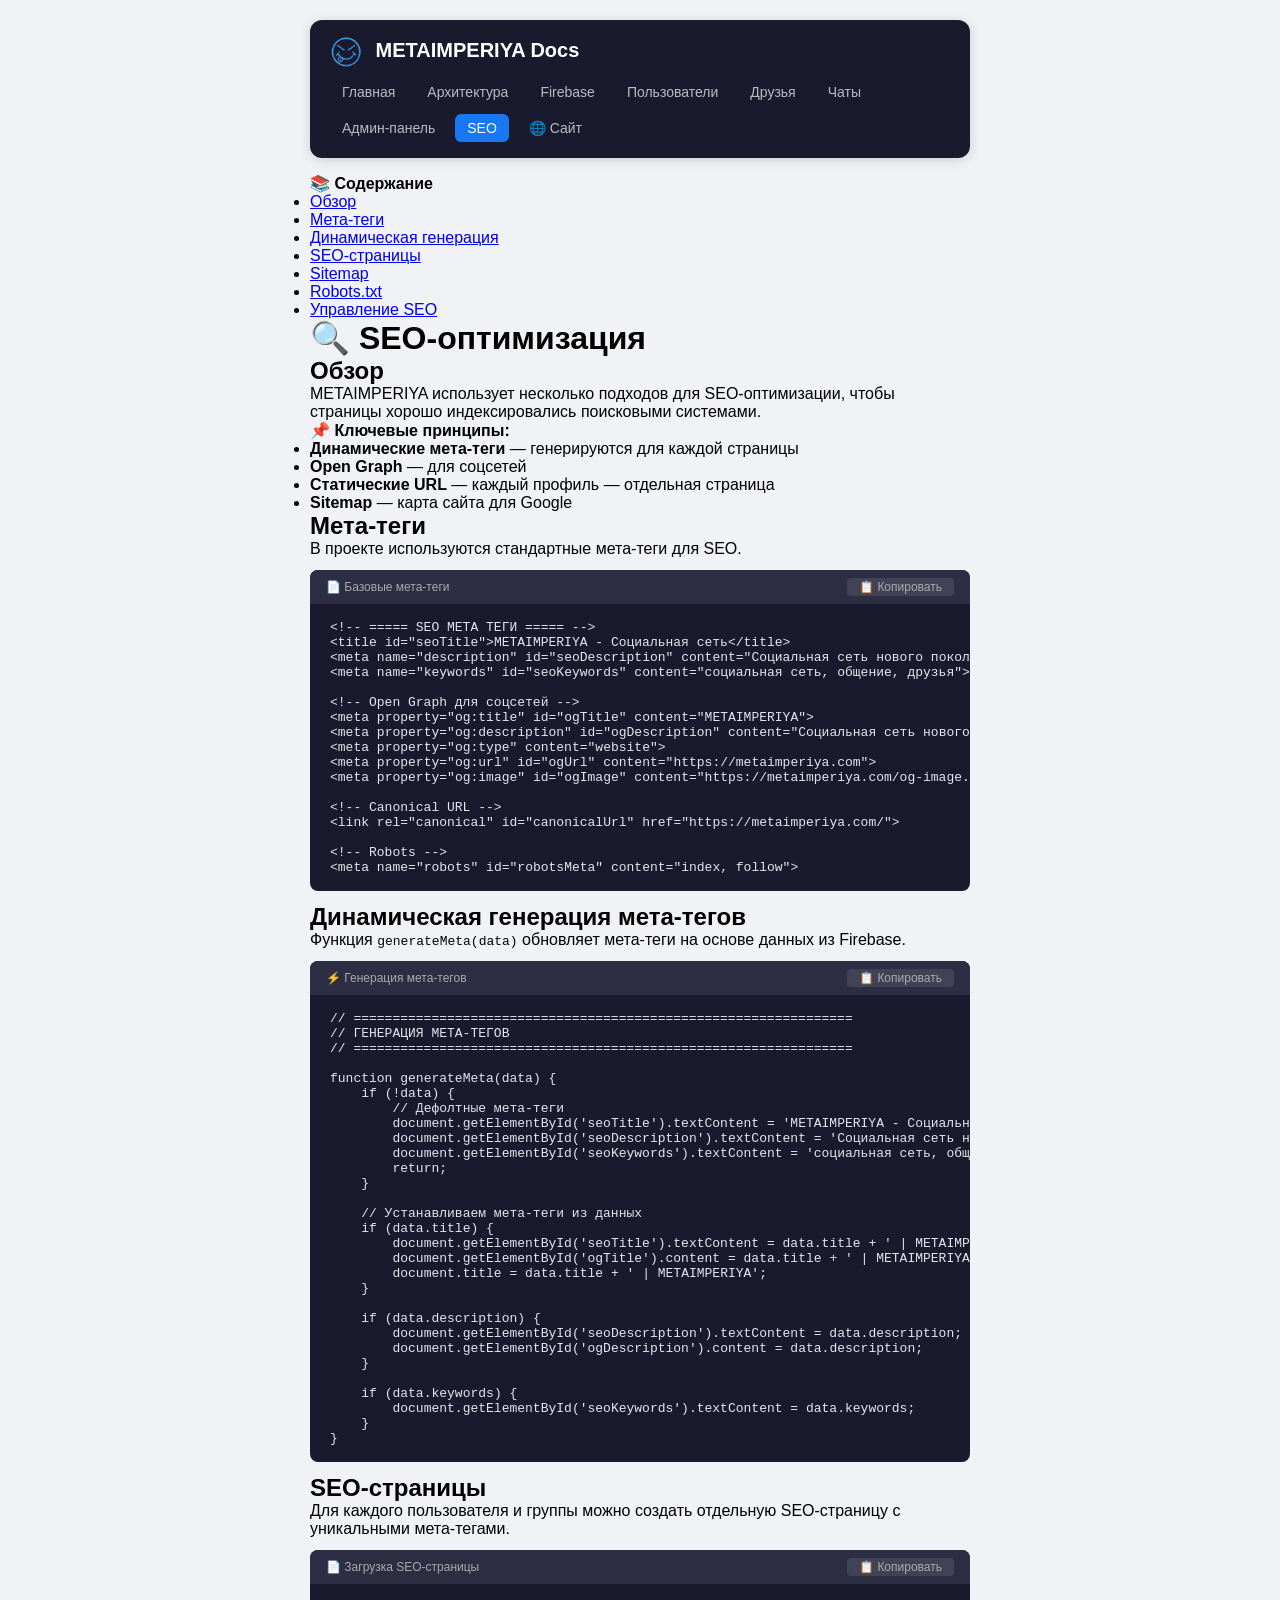
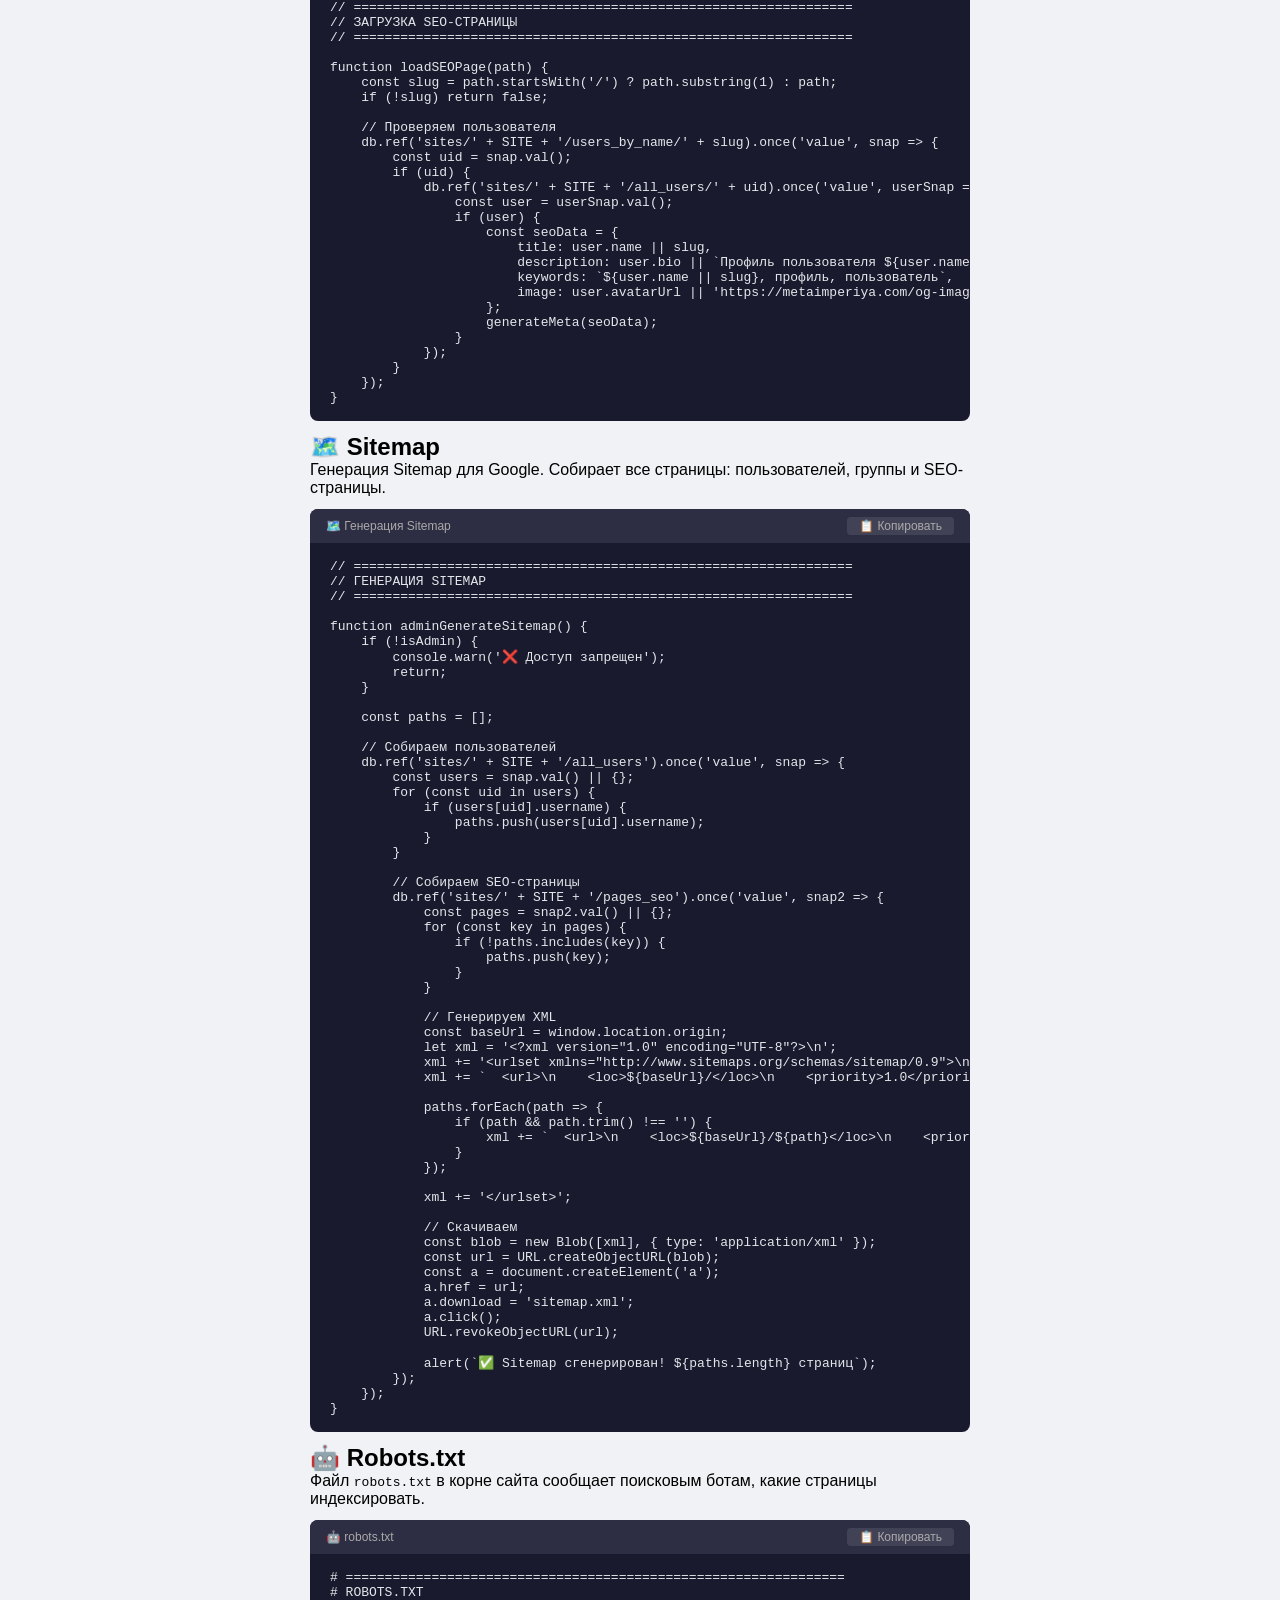
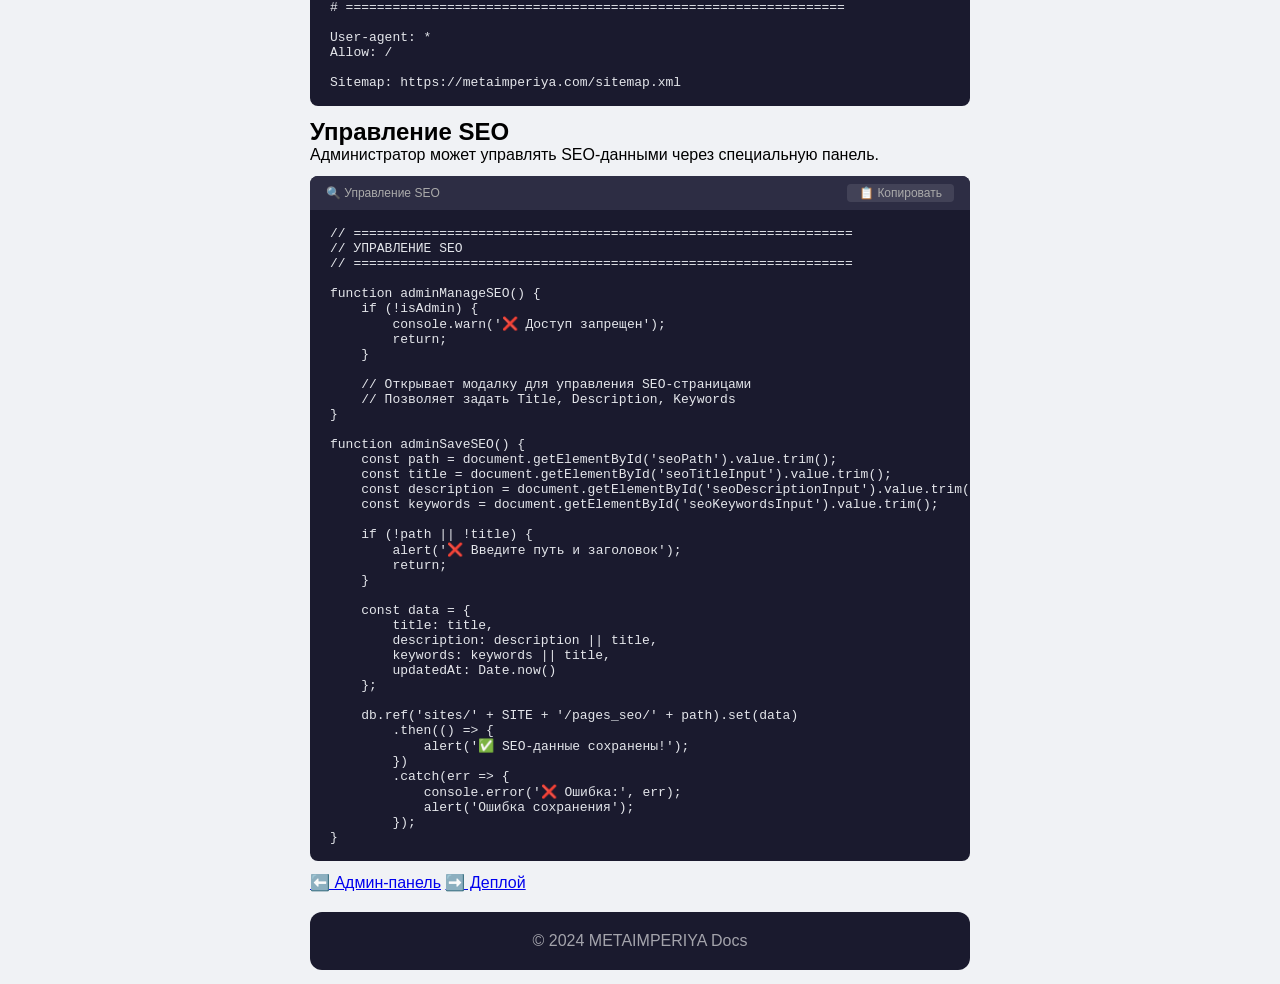
<file: pages/seo-optimization.html>
<!DOCTYPE html>
<html lang="ru">
<head>
    <meta charset="UTF-8">
    <meta name="viewport" content="width=device-width, initial-scale=1.0">
    <title>SEO-оптимизация METAIMPERIYA — Как нас находят</title>
    
    <!-- ===== SEO ===== -->
    <meta name="description" content="SEO-оптимизация METAIMPERIYA: мета-теги, Open Graph, Sitemap, Robots.txt. Всё для индексации и высоких позиций в Google.">
    <meta name="keywords" content="SEO, мета-теги, Open Graph, Sitemap, Robots.txt, индексация, Google, METAIMPERIYA">

    <link rel="stylesheet" href="../style.css">
</head>
<body>

<header class="docs-header">
    <div class="header-inner">
        <a href="/metaimperiya-docs/" class="logo">
            <img src="https://metaimperiya.github.io/metaimperiya-docs/assets/icons/metaimperiya-icon.png" alt="METAIMPERIYA" style="height:32px; vertical-align:middle; margin-right:8px;">
            METAIMPERIYA Docs
        </a>
        <nav class="header-nav">
            <a href="/metaimperiya-docs/">Главная</a>
            <a href="/metaimperiya-docs/pages/architecture.html">Архитектура</a>
            <a href="/metaimperiya-docs/pages/firebase-setup.html">Firebase</a>
            <a href="/metaimperiya-docs/pages/user-system.html">Пользователи</a>
            <a href="/metaimperiya-docs/pages/friends-system.html">Друзья</a>
            <a href="/metaimperiya-docs/pages/chat-system.html">Чаты</a>
            <a href="/metaimperiya-docs/pages/admin-panel.html">Админ-панель</a>
            <a href="/metaimperiya-docs/pages/seo-optimization.html" class="active">SEO</a>
            <a href="https://metaimperiya.com" target="_blank">🌐 Сайт</a>
        </nav>
    </div>
</header>

<main class="docs-container">
    <aside class="sidebar">
        <h4>📚 Содержание</h4>
        <ul>
            <li><a href="#overview">Обзор</a></li>
            <li><a href="#meta-tags">Мета-теги</a></li>
            <li><a href="#dynamic-meta">Динамическая генерация</a></li>
            <li><a href="#seo-pages">SEO-страницы</a></li>
            <li><a href="#sitemap">Sitemap</a></li>
            <li><a href="#robots">Robots.txt</a></li>
            <li><a href="#admin-seo">Управление SEO</a></li>
        </ul>
    </aside>

    <div class="docs-content">
        <h1>🔍 SEO-оптимизация</h1>

        <section id="overview">
            <h2>Обзор</h2>
            <p>METAIMPERIYA использует несколько подходов для SEO-оптимизации, чтобы страницы хорошо индексировались поисковыми системами.</p>

            <div class="info-box">
                <strong>📌 Ключевые принципы:</strong>
                <ul>
                    <li><strong>Динамические мета-теги</strong> — генерируются для каждой страницы</li>
                    <li><strong>Open Graph</strong> — для соцсетей</li>
                    <li><strong>Статические URL</strong> — каждый профиль — отдельная страница</li>
                    <li><strong>Sitemap</strong> — карта сайта для Google</li>
                </ul>
            </div>
        </section>

        <section id="meta-tags">
            <h2>Мета-теги</h2>
            <p>В проекте используются стандартные мета-теги для SEO.</p>

            <div class="code-block">
                <div class="code-header">
                    <span class="code-title">📄 Базовые мета-теги</span>
                    <button class="copy-btn" onclick="copyCode(this)">📋 Копировать</button>
                </div>
                <pre><code><span class="comment">&lt;!-- ===== SEO META ТЕГИ ===== --&gt;</span>
&lt;<span class="keyword">title</span> <span class="variable">id</span>=<span class="string">"seoTitle"</span>&gt;METAIMPERIYA - Социальная сеть&lt;/<span class="keyword">title</span>&gt;
&lt;<span class="keyword">meta</span> <span class="variable">name</span>=<span class="string">"description"</span> <span class="variable">id</span>=<span class="string">"seoDescription"</span> <span class="variable">content</span>=<span class="string">"Социальная сеть нового поколения"</span>&gt;
&lt;<span class="keyword">meta</span> <span class="variable">name</span>=<span class="string">"keywords"</span> <span class="variable">id</span>=<span class="string">"seoKeywords"</span> <span class="variable">content</span>=<span class="string">"социальная сеть, общение, друзья"</span>&gt;

<span class="comment">&lt;!-- Open Graph для соцсетей --&gt;</span>
&lt;<span class="keyword">meta</span> <span class="variable">property</span>=<span class="string">"og:title"</span> <span class="variable">id</span>=<span class="string">"ogTitle"</span> <span class="variable">content</span>=<span class="string">"METAIMPERIYA"</span>&gt;
&lt;<span class="keyword">meta</span> <span class="variable">property</span>=<span class="string">"og:description"</span> <span class="variable">id</span>=<span class="string">"ogDescription"</span> <span class="variable">content</span>=<span class="string">"Социальная сеть нового поколения"</span>&gt;
&lt;<span class="keyword">meta</span> <span class="variable">property</span>=<span class="string">"og:type"</span> <span class="variable">content</span>=<span class="string">"website"</span>&gt;
&lt;<span class="keyword">meta</span> <span class="variable">property</span>=<span class="string">"og:url"</span> <span class="variable">id</span>=<span class="string">"ogUrl"</span> <span class="variable">content</span>=<span class="string">"https://metaimperiya.com"</span>&gt;
&lt;<span class="keyword">meta</span> <span class="variable">property</span>=<span class="string">"og:image"</span> <span class="variable">id</span>=<span class="string">"ogImage"</span> <span class="variable">content</span>=<span class="string">"https://metaimperiya.com/og-image.jpg"</span>&gt;

<span class="comment">&lt;!-- Canonical URL --&gt;</span>
&lt;<span class="keyword">link</span> <span class="variable">rel</span>=<span class="string">"canonical"</span> <span class="variable">id</span>=<span class="string">"canonicalUrl"</span> <span class="variable">href</span>=<span class="string">"https://metaimperiya.com/"</span>&gt;

<span class="comment">&lt;!-- Robots --&gt;</span>
&lt;<span class="keyword">meta</span> <span class="variable">name</span>=<span class="string">"robots"</span> <span class="variable">id</span>=<span class="string">"robotsMeta"</span> <span class="variable">content</span>=<span class="string">"index, follow"</span>&gt;</code></pre>
            </div>
        </section>

        <section id="dynamic-meta">
            <h2>Динамическая генерация мета-тегов</h2>
            <p>Функция <code>generateMeta(data)</code> обновляет мета-теги на основе данных из Firebase.</p>

            <div class="code-block">
                <div class="code-header">
                    <span class="code-title">⚡ Генерация мета-тегов</span>
                    <button class="copy-btn" onclick="copyCode(this)">📋 Копировать</button>
                </div>
                <pre><code><span class="comment">// ================================================================
// ГЕНЕРАЦИЯ МЕТА-ТЕГОВ
// ================================================================</span>

<span class="keyword">function</span> <span class="function">generateMeta</span>(<span class="variable">data</span>) {
    <span class="keyword">if</span> (!<span class="variable">data</span>) {
        <span class="comment">// Дефолтные мета-теги</span>
        <span class="variable">document</span>.<span class="function">getElementById</span>(<span class="string">'seoTitle'</span>).<span class="variable">textContent</span> = <span class="string">'METAIMPERIYA - Социальная сеть'</span>;
        <span class="variable">document</span>.<span class="function">getElementById</span>(<span class="string">'seoDescription'</span>).<span class="variable">textContent</span> = <span class="string">'Социальная сеть нового поколения'</span>;
        <span class="variable">document</span>.<span class="function">getElementById</span>(<span class="string">'seoKeywords'</span>).<span class="variable">textContent</span> = <span class="string">'социальная сеть, общение, друзья'</span>;
        <span class="keyword">return</span>;
    }
    
    <span class="comment">// Устанавливаем мета-теги из данных</span>
    <span class="keyword">if</span> (<span class="variable">data</span>.<span class="variable">title</span>) {
        <span class="variable">document</span>.<span class="function">getElementById</span>(<span class="string">'seoTitle'</span>).<span class="variable">textContent</span> = <span class="variable">data</span>.<span class="variable">title</span> + <span class="string">' | METAIMPERIYA'</span>;
        <span class="variable">document</span>.<span class="function">getElementById</span>(<span class="string">'ogTitle'</span>).<span class="variable">content</span> = <span class="variable">data</span>.<span class="variable">title</span> + <span class="string">' | METAIMPERIYA'</span>;
        <span class="variable">document</span>.<span class="variable">title</span> = <span class="variable">data</span>.<span class="variable">title</span> + <span class="string">' | METAIMPERIYA'</span>;
    }
    
    <span class="keyword">if</span> (<span class="variable">data</span>.<span class="variable">description</span>) {
        <span class="variable">document</span>.<span class="function">getElementById</span>(<span class="string">'seoDescription'</span>).<span class="variable">textContent</span> = <span class="variable">data</span>.<span class="variable">description</span>;
        <span class="variable">document</span>.<span class="function">getElementById</span>(<span class="string">'ogDescription'</span>).<span class="variable">content</span> = <span class="variable">data</span>.<span class="variable">description</span>;
    }
    
    <span class="keyword">if</span> (<span class="variable">data</span>.<span class="variable">keywords</span>) {
        <span class="variable">document</span>.<span class="function">getElementById</span>(<span class="string">'seoKeywords'</span>).<span class="variable">textContent</span> = <span class="variable">data</span>.<span class="variable">keywords</span>;
    }
}</code></pre>
            </div>
        </section>

        <section id="seo-pages">
            <h2>SEO-страницы</h2>
            <p>Для каждого пользователя и группы можно создать отдельную SEO-страницу с уникальными мета-тегами.</p>

            <div class="code-block">
                <div class="code-header">
                    <span class="code-title">📄 Загрузка SEO-страницы</span>
                    <button class="copy-btn" onclick="copyCode(this)">📋 Копировать</button>
                </div>
                <pre><code><span class="comment">// ================================================================
// ЗАГРУЗКА SEO-СТРАНИЦЫ
// ================================================================</span>

<span class="keyword">function</span> <span class="function">loadSEOPage</span>(<span class="variable">path</span>) {
    <span class="keyword">const</span> <span class="variable">slug</span> = <span class="variable">path</span>.<span class="function">startsWith</span>(<span class="string">'/'</span>) ? <span class="variable">path</span>.<span class="function">substring</span>(<span class="number">1</span>) : <span class="variable">path</span>;
    <span class="keyword">if</span> (!<span class="variable">slug</span>) <span class="keyword">return</span> <span class="keyword">false</span>;
    
    <span class="comment">// Проверяем пользователя</span>
    <span class="variable">db</span>.<span class="function">ref</span>(<span class="string">'sites/'</span> + <span class="variable">SITE</span> + <span class="string">'/users_by_name/'</span> + <span class="variable">slug</span>).<span class="function">once</span>(<span class="string">'value'</span>, <span class="variable">snap</span> => {
        <span class="keyword">const</span> <span class="variable">uid</span> = <span class="variable">snap</span>.<span class="function">val</span>();
        <span class="keyword">if</span> (<span class="variable">uid</span>) {
            <span class="variable">db</span>.<span class="function">ref</span>(<span class="string">'sites/'</span> + <span class="variable">SITE</span> + <span class="string">'/all_users/'</span> + <span class="variable">uid</span>).<span class="function">once</span>(<span class="string">'value'</span>, <span class="variable">userSnap</span> => {
                <span class="keyword">const</span> <span class="variable">user</span> = <span class="variable">userSnap</span>.<span class="function">val</span>();
                <span class="keyword">if</span> (<span class="variable">user</span>) {
                    <span class="keyword">const</span> <span class="variable">seoData</span> = {
                        <span class="variable">title</span>: <span class="variable">user</span>.<span class="variable">name</span> || <span class="variable">slug</span>,
                        <span class="variable">description</span>: <span class="variable">user</span>.<span class="variable">bio</span> || <span class="string">`Профиль пользователя ${user.name || slug}`</span>,
                        <span class="variable">keywords</span>: <span class="string">`${user.name || slug}, профиль, пользователь`</span>,
                        <span class="variable">image</span>: <span class="variable">user</span>.<span class="variable">avatarUrl</span> || <span class="string">'https://metaimperiya.com/og-image.jpg'</span>
                    };
                    <span class="function">generateMeta</span>(<span class="variable">seoData</span>);
                }
            });
        }
    });
}</code></pre>
            </div>
        </section>

        <section id="sitemap">
            <h2>🗺️ Sitemap</h2>
            <p>Генерация Sitemap для Google. Собирает все страницы: пользователей, группы и SEO-страницы.</p>

            <div class="code-block">
                <div class="code-header">
                    <span class="code-title">🗺️ Генерация Sitemap</span>
                    <button class="copy-btn" onclick="copyCode(this)">📋 Копировать</button>
                </div>
                <pre><code><span class="comment">// ================================================================
// ГЕНЕРАЦИЯ SITEMAP
// ================================================================</span>

<span class="keyword">function</span> <span class="function">adminGenerateSitemap</span>() {
    <span class="keyword">if</span> (!<span class="variable">isAdmin</span>) {
        <span class="function">console</span>.<span class="function">warn</span>(<span class="string">'❌ Доступ запрещен'</span>);
        <span class="keyword">return</span>;
    }
    
    <span class="keyword">const</span> <span class="variable">paths</span> = [];
    
    <span class="comment">// Собираем пользователей</span>
    <span class="variable">db</span>.<span class="function">ref</span>(<span class="string">'sites/'</span> + <span class="variable">SITE</span> + <span class="string">'/all_users'</span>).<span class="function">once</span>(<span class="string">'value'</span>, <span class="variable">snap</span> => {
        <span class="keyword">const</span> <span class="variable">users</span> = <span class="variable">snap</span>.<span class="function">val</span>() || {};
        <span class="keyword">for</span> (<span class="keyword">const</span> <span class="variable">uid</span> <span class="keyword">in</span> <span class="variable">users</span>) {
            <span class="keyword">if</span> (<span class="variable">users</span>[<span class="variable">uid</span>].<span class="variable">username</span>) {
                <span class="variable">paths</span>.<span class="function">push</span>(<span class="variable">users</span>[<span class="variable">uid</span>].<span class="variable">username</span>);
            }
        }
        
        <span class="comment">// Собираем SEO-страницы</span>
        <span class="variable">db</span>.<span class="function">ref</span>(<span class="string">'sites/'</span> + <span class="variable">SITE</span> + <span class="string">'/pages_seo'</span>).<span class="function">once</span>(<span class="string">'value'</span>, <span class="variable">snap2</span> => {
            <span class="keyword">const</span> <span class="variable">pages</span> = <span class="variable">snap2</span>.<span class="function">val</span>() || {};
            <span class="keyword">for</span> (<span class="keyword">const</span> <span class="variable">key</span> <span class="keyword">in</span> <span class="variable">pages</span>) {
                <span class="keyword">if</span> (!<span class="variable">paths</span>.<span class="function">includes</span>(<span class="variable">key</span>)) {
                    <span class="variable">paths</span>.<span class="function">push</span>(<span class="variable">key</span>);
                }
            }
            
            <span class="comment">// Генерируем XML</span>
            <span class="keyword">const</span> <span class="variable">baseUrl</span> = <span class="variable">window</span>.<span class="variable">location</span>.<span class="variable">origin</span>;
            <span class="keyword">let</span> <span class="variable">xml</span> = <span class="string">'&lt;?xml version="1.0" encoding="UTF-8"?&gt;\n'</span>;
            <span class="variable">xml</span> += <span class="string">'&lt;urlset xmlns="http://www.sitemaps.org/schemas/sitemap/0.9"&gt;\n'</span>;
            <span class="variable">xml</span> += <span class="string">`  &lt;url&gt;\n    &lt;loc&gt;${baseUrl}/&lt;/loc&gt;\n    &lt;priority&gt;1.0&lt;/priority&gt;\n  &lt;/url&gt;\n`</span>;
            
            <span class="variable">paths</span>.<span class="function">forEach</span>(<span class="variable">path</span> => {
                <span class="keyword">if</span> (<span class="variable">path</span> && <span class="variable">path</span>.<span class="function">trim</span>() !== <span class="string">''</span>) {
                    <span class="variable">xml</span> += <span class="string">`  &lt;url&gt;\n    &lt;loc&gt;${baseUrl}/${path}&lt;/loc&gt;\n    &lt;priority&gt;0.8&lt;/priority&gt;\n  &lt;/url&gt;\n`</span>;
                }
            });
            
            <span class="variable">xml</span> += <span class="string">'&lt;/urlset&gt;'</span>;
            
            <span class="comment">// Скачиваем</span>
            <span class="keyword">const</span> <span class="variable">blob</span> = <span class="keyword">new</span> <span class="variable">Blob</span>([<span class="variable">xml</span>], { <span class="variable">type</span>: <span class="string">'application/xml'</span> });
            <span class="keyword">const</span> <span class="variable">url</span> = <span class="variable">URL</span>.<span class="function">createObjectURL</span>(<span class="variable">blob</span>);
            <span class="keyword">const</span> <span class="variable">a</span> = <span class="variable">document</span>.<span class="function">createElement</span>(<span class="string">'a'</span>);
            <span class="variable">a</span>.<span class="variable">href</span> = <span class="variable">url</span>;
            <span class="variable">a</span>.<span class="variable">download</span> = <span class="string">'sitemap.xml'</span>;
            <span class="variable">a</span>.<span class="function">click</span>();
            <span class="variable">URL</span>.<span class="function">revokeObjectURL</span>(<span class="variable">url</span>);
            
            <span class="function">alert</span>(<span class="string">`✅ Sitemap сгенерирован! ${paths.length} страниц`</span>);
        });
    });
}</code></pre>
            </div>
        </section>

        <section id="robots">
            <h2>🤖 Robots.txt</h2>
            <p>Файл <code>robots.txt</code> в корне сайта сообщает поисковым ботам, какие страницы индексировать.</p>

            <div class="code-block">
                <div class="code-header">
                    <span class="code-title">🤖 robots.txt</span>
                    <button class="copy-btn" onclick="copyCode(this)">📋 Копировать</button>
                </div>
                <pre><code><span class="comment"># ================================================================
# ROBOTS.TXT
# ================================================================</span>

<span class="variable">User-agent</span>: *
<span class="variable">Allow</span>: /

<span class="variable">Sitemap</span>: <span class="variable">https</span>://<span class="variable">metaimperiya</span>.<span class="variable">com</span>/<span class="variable">sitemap</span>.<span class="variable">xml</span></code></pre>
            </div>
        </section>

        <section id="admin-seo">
            <h2>Управление SEO</h2>
            <p>Администратор может управлять SEO-данными через специальную панель.</p>

            <div class="code-block">
                <div class="code-header">
                    <span class="code-title">🔍 Управление SEO</span>
                    <button class="copy-btn" onclick="copyCode(this)">📋 Копировать</button>
                </div>
                <pre><code><span class="comment">// ================================================================
// УПРАВЛЕНИЕ SEO
// ================================================================</span>

<span class="keyword">function</span> <span class="function">adminManageSEO</span>() {
    <span class="keyword">if</span> (!<span class="variable">isAdmin</span>) {
        <span class="function">console</span>.<span class="function">warn</span>(<span class="string">'❌ Доступ запрещен'</span>);
        <span class="keyword">return</span>;
    }
    
    <span class="comment">// Открывает модалку для управления SEO-страницами</span>
    <span class="comment">// Позволяет задать Title, Description, Keywords</span>
}

<span class="keyword">function</span> <span class="function">adminSaveSEO</span>() {
    <span class="keyword">const</span> <span class="variable">path</span> = <span class="variable">document</span>.<span class="function">getElementById</span>(<span class="string">'seoPath'</span>).<span class="variable">value</span>.<span class="function">trim</span>();
    <span class="keyword">const</span> <span class="variable">title</span> = <span class="variable">document</span>.<span class="function">getElementById</span>(<span class="string">'seoTitleInput'</span>).<span class="variable">value</span>.<span class="function">trim</span>();
    <span class="keyword">const</span> <span class="variable">description</span> = <span class="variable">document</span>.<span class="function">getElementById</span>(<span class="string">'seoDescriptionInput'</span>).<span class="variable">value</span>.<span class="function">trim</span>();
    <span class="keyword">const</span> <span class="variable">keywords</span> = <span class="variable">document</span>.<span class="function">getElementById</span>(<span class="string">'seoKeywordsInput'</span>).<span class="variable">value</span>.<span class="function">trim</span>();
    
    <span class="keyword">if</span> (!<span class="variable">path</span> || !<span class="variable">title</span>) {
        <span class="function">alert</span>(<span class="string">'❌ Введите путь и заголовок'</span>);
        <span class="keyword">return</span>;
    }
    
    <span class="keyword">const</span> <span class="variable">data</span> = {
        <span class="variable">title</span>: <span class="variable">title</span>,
        <span class="variable">description</span>: <span class="variable">description</span> || <span class="variable">title</span>,
        <span class="variable">keywords</span>: <span class="variable">keywords</span> || <span class="variable">title</span>,
        <span class="variable">updatedAt</span>: <span class="variable">Date</span>.<span class="function">now</span>()
    };
    
    <span class="variable">db</span>.<span class="function">ref</span>(<span class="string">'sites/'</span> + <span class="variable">SITE</span> + <span class="string">'/pages_seo/'</span> + <span class="variable">path</span>).<span class="function">set</span>(<span class="variable">data</span>)
        .<span class="function">then</span>(() => {
            <span class="function">alert</span>(<span class="string">'✅ SEO-данные сохранены!'</span>);
        })
        .<span class="function">catch</span>(<span class="variable">err</span> => {
            <span class="function">console</span>.<span class="function">error</span>(<span class="string">'❌ Ошибка:'</span>, <span class="variable">err</span>);
            <span class="function">alert</span>(<span class="string">'Ошибка сохранения'</span>);
        });
}</code></pre>
            </div>
        </section>

        <div class="nav-links">
            <a href="/metaimperiya-docs/pages/admin-panel.html" class="prev-link">⬅️ Админ-панель</a>
            <a href="/metaimperiya-docs/pages/deployment.html" class="next-link">➡️ Деплой</a>
        </div>
    </div>
</main>

<footer class="docs-footer">
    <p>© 2024 METAIMPERIYA Docs</p>
</footer>

<script src="../script.js"></script>
</body>
</html>
</file>
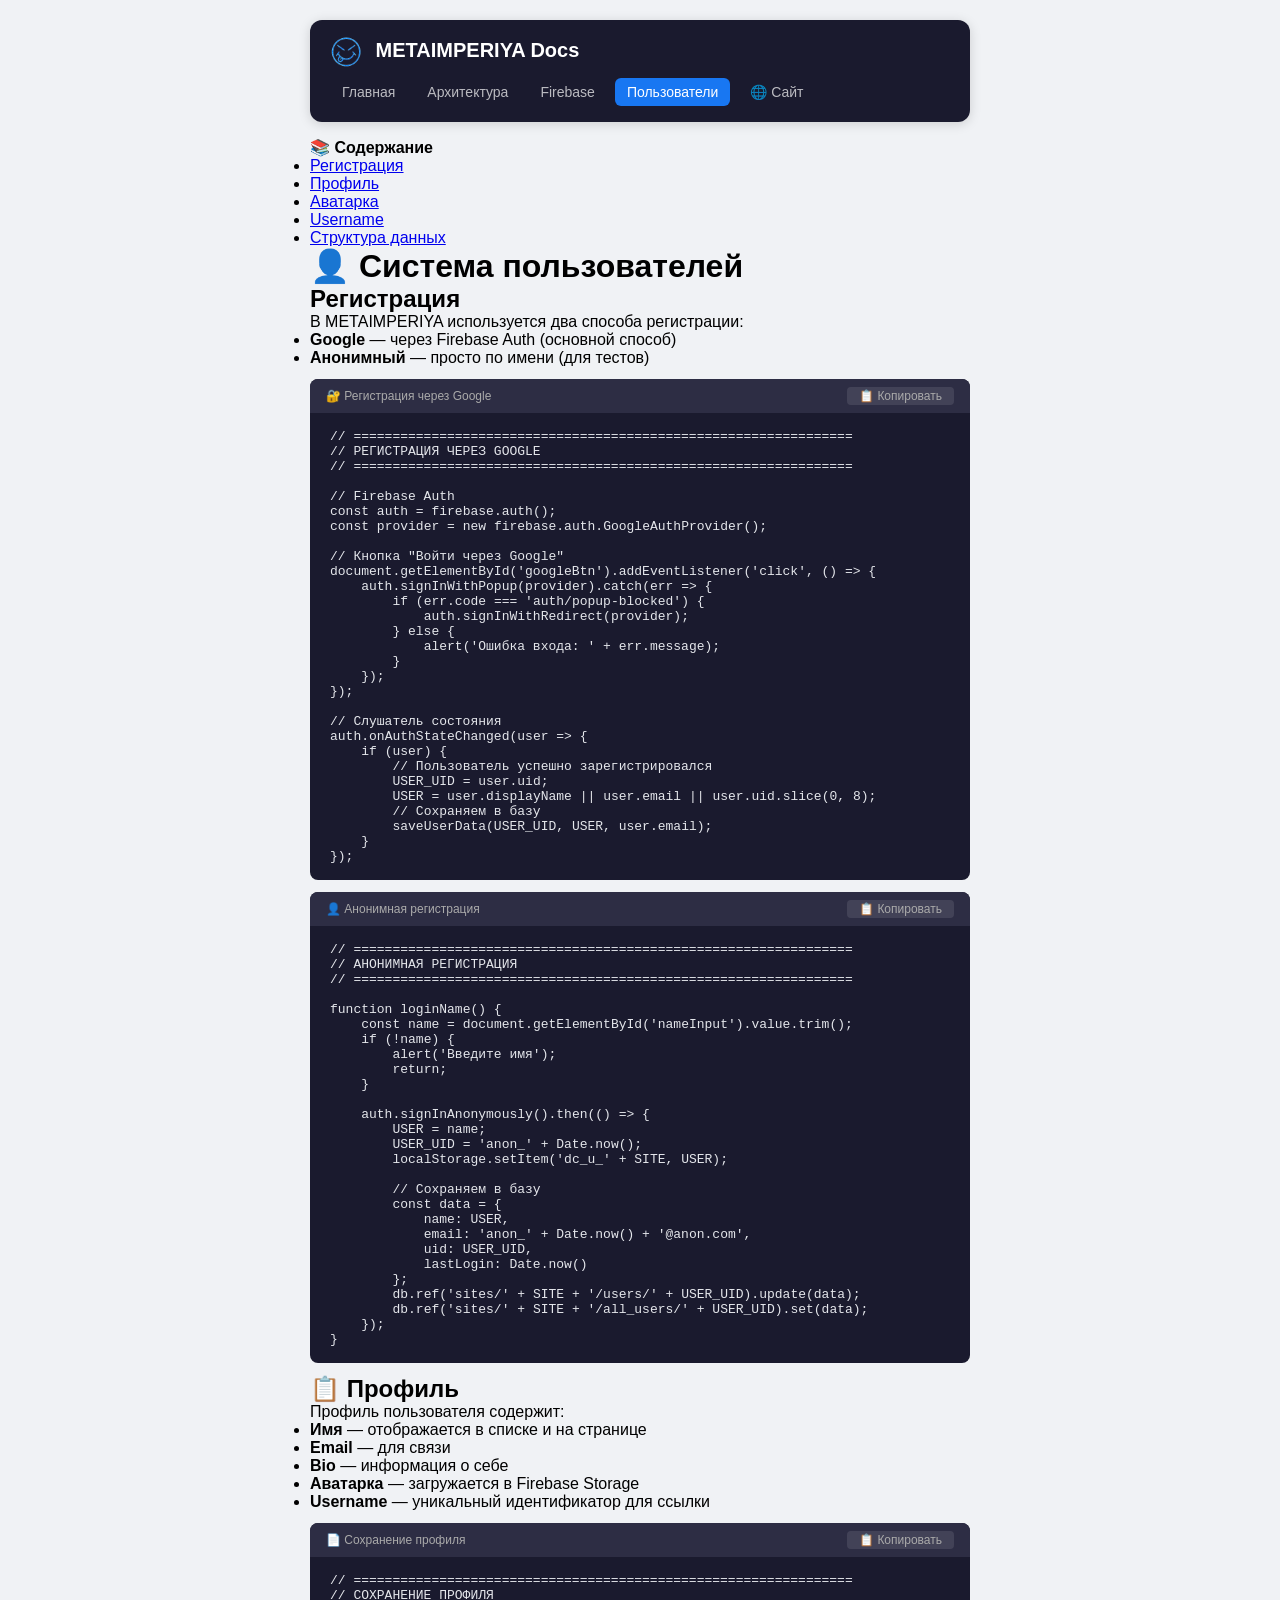
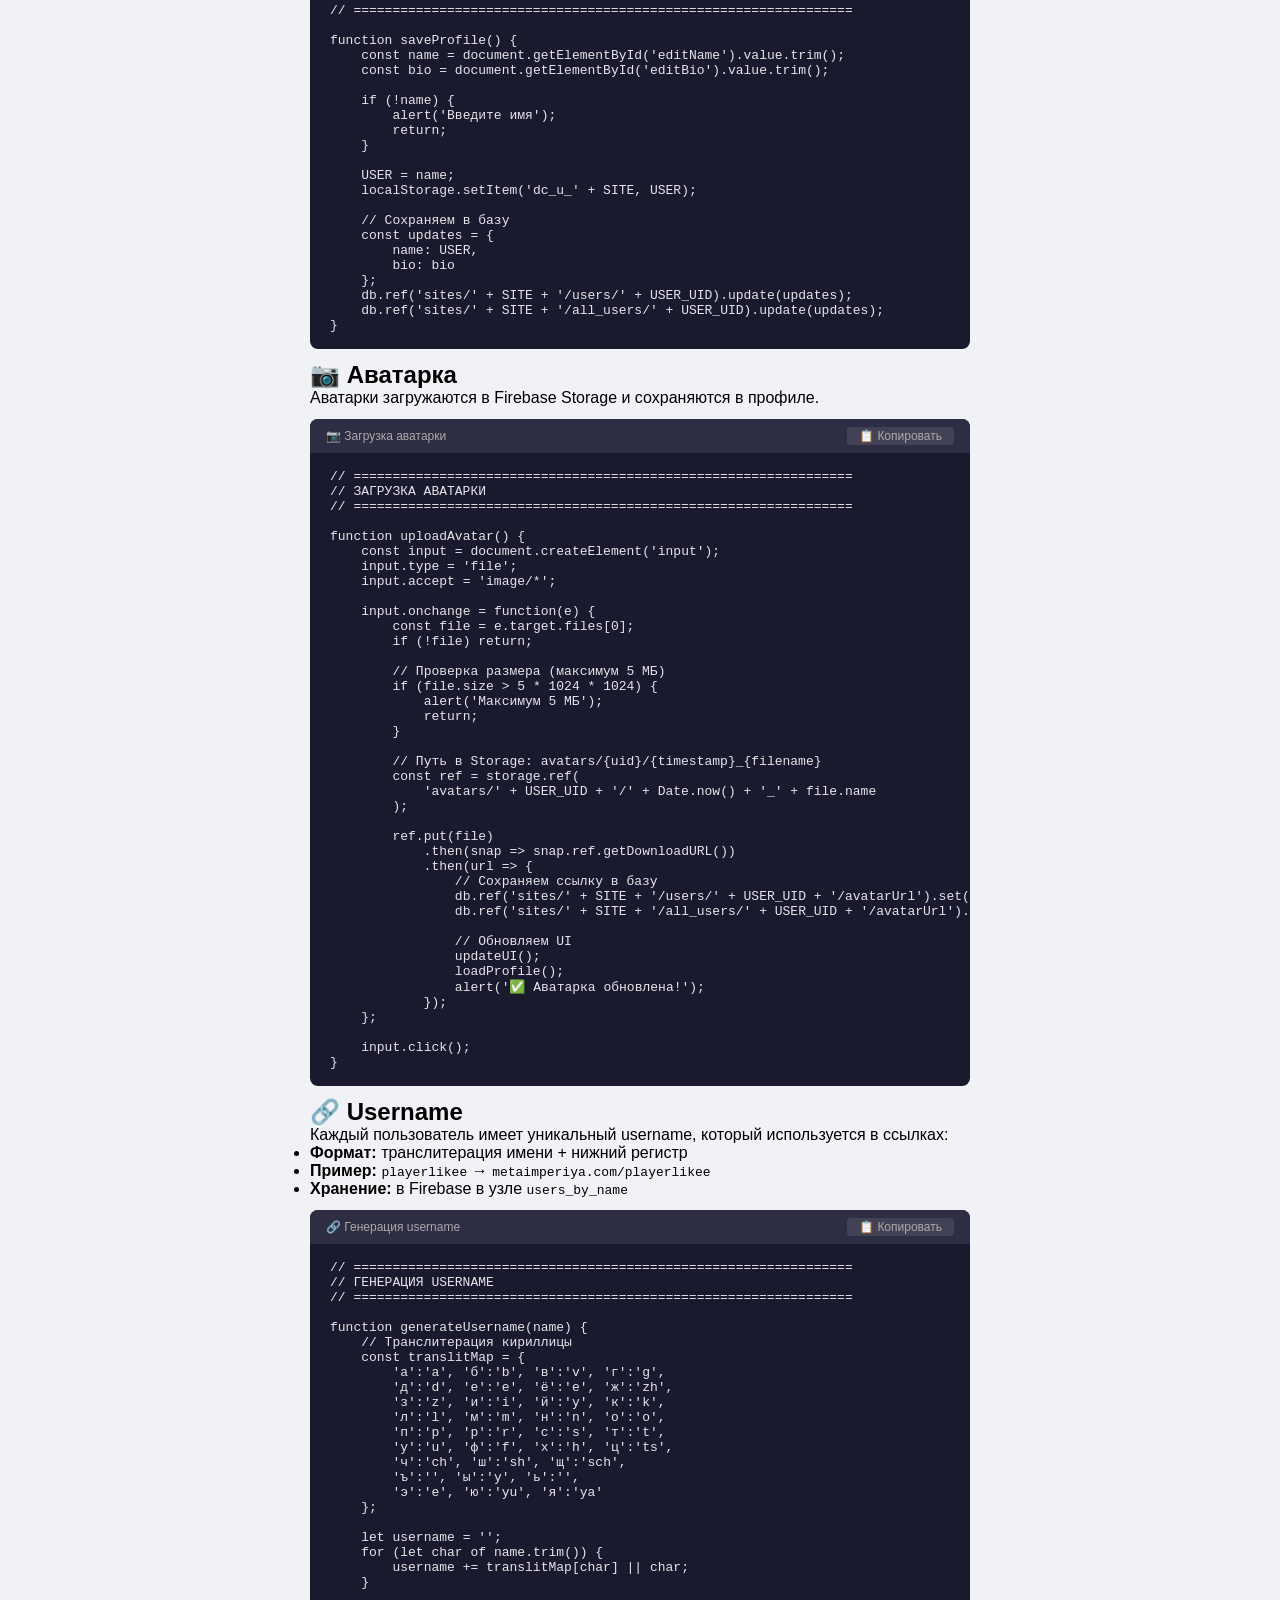
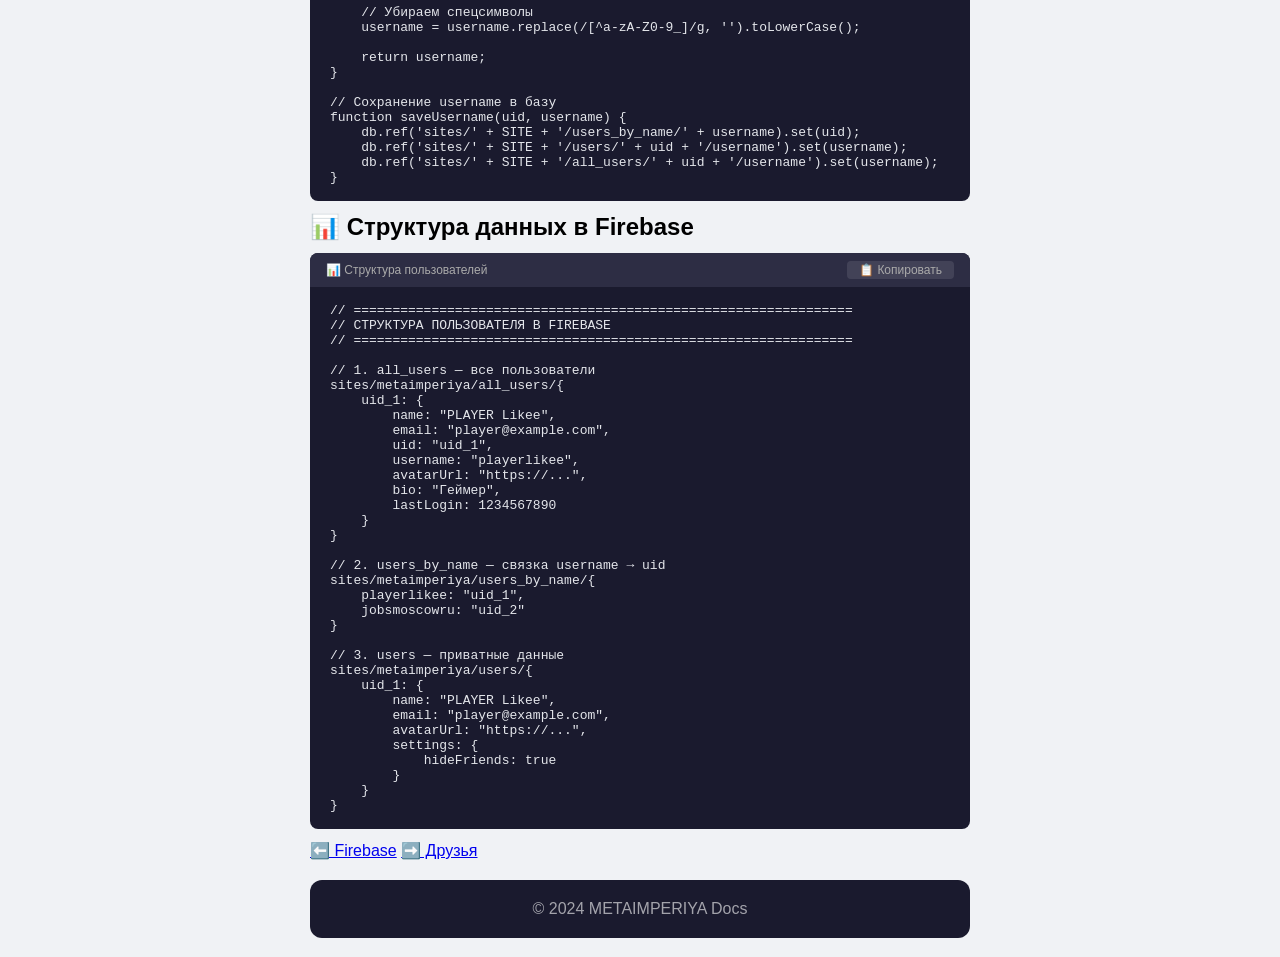
<file: pages/user-system.html>
<!DOCTYPE html>
<html lang="ru">
<head>
    <meta charset="UTF-8">
    <meta name="viewport" content="width=device-width, initial-scale=1.0">
    <title>Пользователи METAIMPERIYA — Регистрация и профили</title>
    
    <!-- ===== SEO ===== -->
    <meta name="description" content="Система пользователей METAIMPERIYA: регистрация через Google, профили, аватарки, username. Всё для быстрого старта в соцсети.">
    <meta name="keywords" content="пользователи, регистрация, профиль, аватарка, username, METAIMPERIYA, социальная сеть">

    <link rel="stylesheet" href="../style.css">
</head>
<body>

<header class="docs-header">
    <div class="header-inner">
        <a href="/metaimperiya-docs/" class="logo">
            <img src="https://metaimperiya.github.io/metaimperiya-docs/assets/icons/metaimperiya-icon.png" alt="METAIMPERIYA" style="height:32px; vertical-align:middle; margin-right:8px;">
            METAIMPERIYA Docs
        </a>
        <nav class="header-nav">
            <a href="/metaimperiya-docs/">Главная</a>
            <a href="/metaimperiya-docs/pages/architecture.html">Архитектура</a>
            <a href="/metaimperiya-docs/pages/firebase-setup.html">Firebase</a>
            <a href="/metaimperiya-docs/pages/user-system.html" class="active">Пользователи</a>
            <a href="https://metaimperiya.com" target="_blank">🌐 Сайт</a>
        </nav>
    </div>
</header>

<main class="docs-container">
    <aside class="sidebar">
        <h4>📚 Содержание</h4>
        <ul>
            <li><a href="#registration">Регистрация</a></li>
            <li><a href="#profile">Профиль</a></li>
            <li><a href="#avatar">Аватарка</a></li>
            <li><a href="#username">Username</a></li>
            <li><a href="#data">Структура данных</a></li>
        </ul>
    </aside>

    <div class="docs-content">
        <h1>👤 Система пользователей</h1>

        <section id="registration">
            <h2>Регистрация</h2>
            <p>В METAIMPERIYA используется два способа регистрации:</p>
            <ul>
                <li><strong>Google</strong> — через Firebase Auth (основной способ)</li>
                <li><strong>Анонимный</strong> — просто по имени (для тестов)</li>
            </ul>

            <div class="code-block">
                <div class="code-header">
                    <span class="code-title">🔐 Регистрация через Google</span>
                    <button class="copy-btn" onclick="copyCode(this)">📋 Копировать</button>
                </div>
                <pre><code><span class="comment">// ================================================================
// РЕГИСТРАЦИЯ ЧЕРЕЗ GOOGLE
// ================================================================</span>

<span class="comment">// Firebase Auth</span>
<span class="keyword">const</span> <span class="variable">auth</span> = <span class="variable">firebase</span>.<span class="function">auth</span>();
<span class="keyword">const</span> <span class="variable">provider</span> = <span class="keyword">new</span> <span class="variable">firebase</span>.<span class="function">auth</span>.<span class="function">GoogleAuthProvider</span>();

<span class="comment">// Кнопка "Войти через Google"</span>
<span class="variable">document</span>.<span class="function">getElementById</span>(<span class="string">'googleBtn'</span>).<span class="function">addEventListener</span>(<span class="string">'click'</span>, () => {
    <span class="variable">auth</span>.<span class="function">signInWithPopup</span>(<span class="variable">provider</span>).<span class="function">catch</span>(<span class="variable">err</span> => {
        <span class="keyword">if</span> (<span class="variable">err</span>.<span class="variable">code</span> === <span class="string">'auth/popup-blocked'</span>) {
            <span class="variable">auth</span>.<span class="function">signInWithRedirect</span>(<span class="variable">provider</span>);
        } <span class="keyword">else</span> {
            <span class="function">alert</span>(<span class="string">'Ошибка входа: '</span> + <span class="variable">err</span>.<span class="variable">message</span>);
        }
    });
});

<span class="comment">// Слушатель состояния</span>
<span class="variable">auth</span>.<span class="function">onAuthStateChanged</span>(<span class="variable">user</span> => {
    <span class="keyword">if</span> (<span class="variable">user</span>) {
        <span class="comment">// Пользователь успешно зарегистрировался</span>
        <span class="variable">USER_UID</span> = <span class="variable">user</span>.<span class="variable">uid</span>;
        <span class="variable">USER</span> = <span class="variable">user</span>.<span class="variable">displayName</span> || <span class="variable">user</span>.<span class="variable">email</span> || <span class="variable">user</span>.<span class="variable">uid</span>.<span class="function">slice</span>(<span class="number">0</span>, <span class="number">8</span>);
        <span class="comment">// Сохраняем в базу</span>
        <span class="function">saveUserData</span>(<span class="variable">USER_UID</span>, <span class="variable">USER</span>, <span class="variable">user</span>.<span class="variable">email</span>);
    }
});</code></pre>
            </div>

            <div class="code-block">
                <div class="code-header">
                    <span class="code-title">👤 Анонимная регистрация</span>
                    <button class="copy-btn" onclick="copyCode(this)">📋 Копировать</button>
                </div>
                <pre><code><span class="comment">// ================================================================
// АНОНИМНАЯ РЕГИСТРАЦИЯ
// ================================================================</span>

<span class="keyword">function</span> <span class="function">loginName</span>() {
    <span class="keyword">const</span> <span class="variable">name</span> = <span class="variable">document</span>.<span class="function">getElementById</span>(<span class="string">'nameInput'</span>).<span class="variable">value</span>.<span class="function">trim</span>();
    <span class="keyword">if</span> (!<span class="variable">name</span>) {
        <span class="function">alert</span>(<span class="string">'Введите имя'</span>);
        <span class="keyword">return</span>;
    }
    
    <span class="variable">auth</span>.<span class="function">signInAnonymously</span>().<span class="function">then</span>(() => {
        <span class="variable">USER</span> = <span class="variable">name</span>;
        <span class="variable">USER_UID</span> = <span class="string">'anon_'</span> + <span class="variable">Date</span>.<span class="function">now</span>();
        <span class="variable">localStorage</span>.<span class="function">setItem</span>(<span class="string">'dc_u_'</span> + <span class="variable">SITE</span>, <span class="variable">USER</span>);
        
        <span class="comment">// Сохраняем в базу</span>
        <span class="keyword">const</span> <span class="variable">data</span> = {
            <span class="variable">name</span>: <span class="variable">USER</span>,
            <span class="variable">email</span>: <span class="string">'anon_'</span> + <span class="variable">Date</span>.<span class="function">now</span>() + <span class="string">'@anon.com'</span>,
            <span class="variable">uid</span>: <span class="variable">USER_UID</span>,
            <span class="variable">lastLogin</span>: <span class="variable">Date</span>.<span class="function">now</span>()
        };
        <span class="variable">db</span>.<span class="function">ref</span>(<span class="string">'sites/'</span> + <span class="variable">SITE</span> + <span class="string">'/users/'</span> + <span class="variable">USER_UID</span>).<span class="function">update</span>(<span class="variable">data</span>);
        <span class="variable">db</span>.<span class="function">ref</span>(<span class="string">'sites/'</span> + <span class="variable">SITE</span> + <span class="string">'/all_users/'</span> + <span class="variable">USER_UID</span>).<span class="function">set</span>(<span class="variable">data</span>);
    });
}</code></pre>
            </div>
        </section>

        <section id="profile">
            <h2>📋 Профиль</h2>
            <p>Профиль пользователя содержит:</p>
            <ul>
                <li><strong>Имя</strong> — отображается в списке и на странице</li>
                <li><strong>Email</strong> — для связи</li>
                <li><strong>Bio</strong> — информация о себе</li>
                <li><strong>Аватарка</strong> — загружается в Firebase Storage</li>
                <li><strong>Username</strong> — уникальный идентификатор для ссылки</li>
            </ul>

            <div class="code-block">
                <div class="code-header">
                    <span class="code-title">📄 Сохранение профиля</span>
                    <button class="copy-btn" onclick="copyCode(this)">📋 Копировать</button>
                </div>
                <pre><code><span class="comment">// ================================================================
// СОХРАНЕНИЕ ПРОФИЛЯ
// ================================================================</span>

<span class="keyword">function</span> <span class="function">saveProfile</span>() {
    <span class="keyword">const</span> <span class="variable">name</span> = <span class="variable">document</span>.<span class="function">getElementById</span>(<span class="string">'editName'</span>).<span class="variable">value</span>.<span class="function">trim</span>();
    <span class="keyword">const</span> <span class="variable">bio</span> = <span class="variable">document</span>.<span class="function">getElementById</span>(<span class="string">'editBio'</span>).<span class="variable">value</span>.<span class="function">trim</span>();
    
    <span class="keyword">if</span> (!<span class="variable">name</span>) {
        <span class="function">alert</span>(<span class="string">'Введите имя'</span>);
        <span class="keyword">return</span>;
    }
    
    <span class="variable">USER</span> = <span class="variable">name</span>;
    <span class="variable">localStorage</span>.<span class="function">setItem</span>(<span class="string">'dc_u_'</span> + <span class="variable">SITE</span>, <span class="variable">USER</span>);
    
    <span class="comment">// Сохраняем в базу</span>
    <span class="keyword">const</span> <span class="variable">updates</span> = {
        <span class="variable">name</span>: <span class="variable">USER</span>,
        <span class="variable">bio</span>: <span class="variable">bio</span>
    };
    <span class="variable">db</span>.<span class="function">ref</span>(<span class="string">'sites/'</span> + <span class="variable">SITE</span> + <span class="string">'/users/'</span> + <span class="variable">USER_UID</span>).<span class="function">update</span>(<span class="variable">updates</span>);
    <span class="variable">db</span>.<span class="function">ref</span>(<span class="string">'sites/'</span> + <span class="variable">SITE</span> + <span class="string">'/all_users/'</span> + <span class="variable">USER_UID</span>).<span class="function">update</span>(<span class="variable">updates</span>);
}</code></pre>
            </div>
        </section>

        <section id="avatar">
            <h2>📷 Аватарка</h2>
            <p>Аватарки загружаются в Firebase Storage и сохраняются в профиле.</p>

            <div class="code-block">
                <div class="code-header">
                    <span class="code-title">📷 Загрузка аватарки</span>
                    <button class="copy-btn" onclick="copyCode(this)">📋 Копировать</button>
                </div>
                <pre><code><span class="comment">// ================================================================
// ЗАГРУЗКА АВАТАРКИ
// ================================================================</span>

<span class="keyword">function</span> <span class="function">uploadAvatar</span>() {
    <span class="keyword">const</span> <span class="variable">input</span> = <span class="variable">document</span>.<span class="function">createElement</span>(<span class="string">'input'</span>);
    <span class="variable">input</span>.<span class="variable">type</span> = <span class="string">'file'</span>;
    <span class="variable">input</span>.<span class="variable">accept</span> = <span class="string">'image/*'</span>;
    
    <span class="variable">input</span>.<span class="variable">onchange</span> = <span class="keyword">function</span>(<span class="variable">e</span>) {
        <span class="keyword">const</span> <span class="variable">file</span> = <span class="variable">e</span>.<span class="variable">target</span>.<span class="variable">files</span>[<span class="number">0</span>];
        <span class="keyword">if</span> (!<span class="variable">file</span>) <span class="keyword">return</span>;
        
        <span class="comment">// Проверка размера (максимум 5 МБ)</span>
        <span class="keyword">if</span> (<span class="variable">file</span>.<span class="variable">size</span> > <span class="number">5</span> * <span class="number">1024</span> * <span class="number">1024</span>) {
            <span class="function">alert</span>(<span class="string">'Максимум 5 МБ'</span>);
            <span class="keyword">return</span>;
        }
        
        <span class="comment">// Путь в Storage: avatars/{uid}/{timestamp}_{filename}</span>
        <span class="keyword">const</span> <span class="variable">ref</span> = <span class="variable">storage</span>.<span class="function">ref</span>(
            <span class="string">'avatars/'</span> + <span class="variable">USER_UID</span> + <span class="string">'/'</span> + <span class="variable">Date</span>.<span class="function">now</span>() + <span class="string">'_'</span> + <span class="variable">file</span>.<span class="variable">name</span>
        );
        
        <span class="variable">ref</span>.<span class="function">put</span>(<span class="variable">file</span>)
            .<span class="function">then</span>(<span class="variable">snap</span> => <span class="variable">snap</span>.<span class="function">ref</span>.<span class="function">getDownloadURL</span>())
            .<span class="function">then</span>(<span class="variable">url</span> => {
                <span class="comment">// Сохраняем ссылку в базу</span>
                <span class="variable">db</span>.<span class="function">ref</span>(<span class="string">'sites/'</span> + <span class="variable">SITE</span> + <span class="string">'/users/'</span> + <span class="variable">USER_UID</span> + <span class="string">'/avatarUrl'</span>).<span class="function">set</span>(<span class="variable">url</span>);
                <span class="variable">db</span>.<span class="function">ref</span>(<span class="string">'sites/'</span> + <span class="variable">SITE</span> + <span class="string">'/all_users/'</span> + <span class="variable">USER_UID</span> + <span class="string">'/avatarUrl'</span>).<span class="function">set</span>(<span class="variable">url</span>);
                
                <span class="comment">// Обновляем UI</span>
                <span class="function">updateUI</span>();
                <span class="function">loadProfile</span>();
                <span class="function">alert</span>(<span class="string">'✅ Аватарка обновлена!'</span>);
            });
    };
    
    <span class="variable">input</span>.<span class="function">click</span>();
}</code></pre>
            </div>
        </section>

        <section id="username">
            <h2>🔗 Username</h2>
            <p>Каждый пользователь имеет уникальный username, который используется в ссылках:</p>
            <ul>
                <li><strong>Формат:</strong> транслитерация имени + нижний регистр</li>
                <li><strong>Пример:</strong> <code>playerlikee</code> → <code>metaimperiya.com/playerlikee</code></li>
                <li><strong>Хранение:</strong> в Firebase в узле <code>users_by_name</code></li>
            </ul>

            <div class="code-block">
                <div class="code-header">
                    <span class="code-title">🔗 Генерация username</span>
                    <button class="copy-btn" onclick="copyCode(this)">📋 Копировать</button>
                </div>
                <pre><code><span class="comment">// ================================================================
// ГЕНЕРАЦИЯ USERNAME
// ================================================================</span>

<span class="keyword">function</span> <span class="function">generateUsername</span>(<span class="variable">name</span>) {
    <span class="comment">// Транслитерация кириллицы</span>
    <span class="keyword">const</span> <span class="variable">translitMap</span> = {
        <span class="string">'а'</span>:<span class="string">'a'</span>, <span class="string">'б'</span>:<span class="string">'b'</span>, <span class="string">'в'</span>:<span class="string">'v'</span>, <span class="string">'г'</span>:<span class="string">'g'</span>,
        <span class="string">'д'</span>:<span class="string">'d'</span>, <span class="string">'е'</span>:<span class="string">'e'</span>, <span class="string">'ё'</span>:<span class="string">'e'</span>, <span class="string">'ж'</span>:<span class="string">'zh'</span>,
        <span class="string">'з'</span>:<span class="string">'z'</span>, <span class="string">'и'</span>:<span class="string">'i'</span>, <span class="string">'й'</span>:<span class="string">'y'</span>, <span class="string">'к'</span>:<span class="string">'k'</span>,
        <span class="string">'л'</span>:<span class="string">'l'</span>, <span class="string">'м'</span>:<span class="string">'m'</span>, <span class="string">'н'</span>:<span class="string">'n'</span>, <span class="string">'о'</span>:<span class="string">'o'</span>,
        <span class="string">'п'</span>:<span class="string">'p'</span>, <span class="string">'р'</span>:<span class="string">'r'</span>, <span class="string">'с'</span>:<span class="string">'s'</span>, <span class="string">'т'</span>:<span class="string">'t'</span>,
        <span class="string">'у'</span>:<span class="string">'u'</span>, <span class="string">'ф'</span>:<span class="string">'f'</span>, <span class="string">'х'</span>:<span class="string">'h'</span>, <span class="string">'ц'</span>:<span class="string">'ts'</span>,
        <span class="string">'ч'</span>:<span class="string">'ch'</span>, <span class="string">'ш'</span>:<span class="string">'sh'</span>, <span class="string">'щ'</span>:<span class="string">'sch'</span>,
        <span class="string">'ъ'</span>:<span class="string">''</span>, <span class="string">'ы'</span>:<span class="string">'y'</span>, <span class="string">'ь'</span>:<span class="string">''</span>,
        <span class="string">'э'</span>:<span class="string">'e'</span>, <span class="string">'ю'</span>:<span class="string">'yu'</span>, <span class="string">'я'</span>:<span class="string">'ya'</span>
    };
    
    <span class="keyword">let</span> <span class="variable">username</span> = <span class="string">''</span>;
    <span class="keyword">for</span> (<span class="keyword">let</span> <span class="variable">char</span> <span class="keyword">of</span> <span class="variable">name</span>.<span class="function">trim</span>()) {
        <span class="variable">username</span> += <span class="variable">translitMap</span>[<span class="variable">char</span>] || <span class="variable">char</span>;
    }
    
    <span class="comment">// Убираем спецсимволы</span>
    <span class="variable">username</span> = <span class="variable">username</span>.<span class="function">replace</span>(<span class="regex">/[^a-zA-Z0-9_]/g</span>, <span class="string">''</span>).<span class="function">toLowerCase</span>();
    
    <span class="keyword">return</span> <span class="variable">username</span>;
}

<span class="comment">// Сохранение username в базу</span>
<span class="keyword">function</span> <span class="function">saveUsername</span>(<span class="variable">uid</span>, <span class="variable">username</span>) {
    <span class="variable">db</span>.<span class="function">ref</span>(<span class="string">'sites/'</span> + <span class="variable">SITE</span> + <span class="string">'/users_by_name/'</span> + <span class="variable">username</span>).<span class="function">set</span>(<span class="variable">uid</span>);
    <span class="variable">db</span>.<span class="function">ref</span>(<span class="string">'sites/'</span> + <span class="variable">SITE</span> + <span class="string">'/users/'</span> + <span class="variable">uid</span> + <span class="string">'/username'</span>).<span class="function">set</span>(<span class="variable">username</span>);
    <span class="variable">db</span>.<span class="function">ref</span>(<span class="string">'sites/'</span> + <span class="variable">SITE</span> + <span class="string">'/all_users/'</span> + <span class="variable">uid</span> + <span class="string">'/username'</span>).<span class="function">set</span>(<span class="variable">username</span>);
}</code></pre>
            </div>
        </section>

        <section id="data">
            <h2>📊 Структура данных в Firebase</h2>
            <div class="code-block">
                <div class="code-header">
                    <span class="code-title">📊 Структура пользователей</span>
                    <button class="copy-btn" onclick="copyCode(this)">📋 Копировать</button>
                </div>
                <pre><code><span class="comment">// ================================================================
// СТРУКТУРА ПОЛЬЗОВАТЕЛЯ В FIREBASE
// ================================================================</span>

<span class="comment">// 1. all_users — все пользователи</span>
<span class="variable">sites</span>/<span class="variable">metaimperiya</span>/<span class="variable">all_users</span>/{
    <span class="variable">uid_1</span>: {
        <span class="variable">name</span>: <span class="string">"PLAYER Likee"</span>,
        <span class="variable">email</span>: <span class="string">"player@example.com"</span>,
        <span class="variable">uid</span>: <span class="string">"uid_1"</span>,
        <span class="variable">username</span>: <span class="string">"playerlikee"</span>,
        <span class="variable">avatarUrl</span>: <span class="string">"https://..."</span>,
        <span class="variable">bio</span>: <span class="string">"Геймер"</span>,
        <span class="variable">lastLogin</span>: <span class="number">1234567890</span>
    }
}

<span class="comment">// 2. users_by_name — связка username → uid</span>
<span class="variable">sites</span>/<span class="variable">metaimperiya</span>/<span class="variable">users_by_name</span>/{
    <span class="variable">playerlikee</span>: <span class="string">"uid_1"</span>,
    <span class="variable">jobsmoscowru</span>: <span class="string">"uid_2"</span>
}

<span class="comment">// 3. users — приватные данные</span>
<span class="variable">sites</span>/<span class="variable">metaimperiya</span>/<span class="variable">users</span>/{
    <span class="variable">uid_1</span>: {
        <span class="variable">name</span>: <span class="string">"PLAYER Likee"</span>,
        <span class="variable">email</span>: <span class="string">"player@example.com"</span>,
        <span class="variable">avatarUrl</span>: <span class="string">"https://..."</span>,
        <span class="variable">settings</span>: {
            <span class="variable">hideFriends</span>: <span class="keyword">true</span>
        }
    }
}</code></pre>
            </div>
        </section>

        <div class="nav-links">
            <a href="/metaimperiya-docs/pages/firebase-setup.html" class="prev-link">⬅️ Firebase</a>
            <a href="/metaimperiya-docs/pages/friends-system.html" class="next-link">➡️ Друзья</a>
        </div>
    </div>
</main>

<footer class="docs-footer">
    <p>© 2024 METAIMPERIYA Docs</p>
</footer>

<script src="../script.js"></script>
</body>
</html>
</file>
<file: style.css>
* { margin: 0; padding: 0; box-sizing: border-box; }
body {
    background: #f0f2f5;
    font-family: -apple-system, BlinkMacSystemFont, 'Segoe UI', Roboto, sans-serif;
    padding: 20px;
    max-width: 700px;
    margin: 0 auto;
    min-height: 100vh;
}

.docs-header {
    background: #1a1a2e;
    color: white;
    padding: 16px 20px;
    border-radius: 12px;
    margin-bottom: 16px;
    box-shadow: 0 2px 12px rgba(0,0,0,0.15);
}
.header-inner {
    display: flex;
    justify-content: space-between;
    align-items: center;
    flex-wrap: wrap;
    gap: 10px;
}
.logo {
    font-size: 20px;
    font-weight: 700;
    color: white;
    text-decoration: none;
}
.header-nav {
    display: flex;
    gap: 8px;
    flex-wrap: wrap;
}
.header-nav a {
    color: rgba(255,255,255,0.7);
    text-decoration: none;
    padding: 6px 12px;
    border-radius: 6px;
    font-size: 14px;
    transition: 0.2s;
}
.header-nav a:hover {
    background: rgba(255,255,255,0.1);
    color: white;
}
.header-nav a.active {
    background: #1877f2;
    color: white;
}

.hero {
    background: linear-gradient(135deg, #1a1a2e, #16213e, #0f3460);
    color: white;
    padding: 40px 20px;
    border-radius: 12px;
    text-align: center;
    margin-bottom: 20px;
}
.hero h1 { font-size: 28px; margin-bottom: 8px; }
.hero p { opacity: 0.8; font-size: 16px; }
.hero-badges {
    display: flex;
    gap: 8px;
    justify-content: center;
    flex-wrap: wrap;
    margin-top: 12px;
}
.badge {
    background: rgba(255,255,255,0.12);
    padding: 4px 14px;
    border-radius: 20px;
    font-size: 12px;
}

.quick-nav {
    margin-top: -16px;
    padding: 0 10px;
}
.nav-grid {
    display: grid;
    grid-template-columns: repeat(auto-fit, minmax(140px, 1fr));
    gap: 10px;
}
.nav-card {
    background: white;
    border-radius: 12px;
    padding: 16px;
    text-align: center;
    text-decoration: none;
    color: #1a1a2e;
    transition: 0.3s;
    box-shadow: 0 2px 8px rgba(0,0,0,0.06);
}
.nav-card:hover {
    transform: translateY(-4px);
    box-shadow: 0 8px 24px rgba(0,0,0,0.12);
}
.nav-card .icon { font-size: 28px; }
.nav-card h3 { font-size: 14px; margin: 6px 0 2px; }
.nav-card p { font-size: 12px; color: #888; }

.card {
    background: white;
    border-radius: 12px;
    padding: 20px;
    margin-bottom: 16px;
    box-shadow: 0 1px 4px rgba(0,0,0,0.06);
}
.card h2 { font-size: 20px; margin-bottom: 12px; }
.card ul { padding-left: 20px; }
.card ul li { margin-bottom: 4px; }

.code-block {
    background: #1a1a2e;
    border-radius: 8px;
    overflow: hidden;
    margin: 12px 0;
}
.code-header {
    background: #2d2d44;
    padding: 8px 16px;
    display: flex;
    justify-content: space-between;
    align-items: center;
    color: #aaa;
    font-size: 12px;
}
.copy-btn {
    background: rgba(255,255,255,0.1);
    border: none;
    color: #aaa;
    padding: 2px 12px;
    border-radius: 4px;
    cursor: pointer;
    font-size: 12px;
}
.copy-btn:hover {
    background: rgba(255,255,255,0.2);
    color: white;
}
.code-block pre {
    padding: 16px 20px;
    margin: 0;
    overflow-x: auto;
}
.code-block code {
    font-family: monospace;
    font-size: 13px;
    color: #e4e6eb;
}

.docs-footer {
    background: #1a1a2e;
    color: rgba(255,255,255,0.6);
    padding: 20px;
    text-align: center;
    border-radius: 12px;
    margin-top: 20px;
}
.docs-footer a {
    color: rgba(255,255,255,0.8);
    text-decoration: none;
}
.docs-footer a:hover { color: white; }

@media (max-width: 480px) {
    .header-inner { flex-direction: column; align-items: stretch; text-align: center; }
    .header-nav { justify-content: center; }
    .hero h1 { font-size: 22px; }
    .nav-grid { grid-template-columns: 1fr 1fr; }
}
</file>
